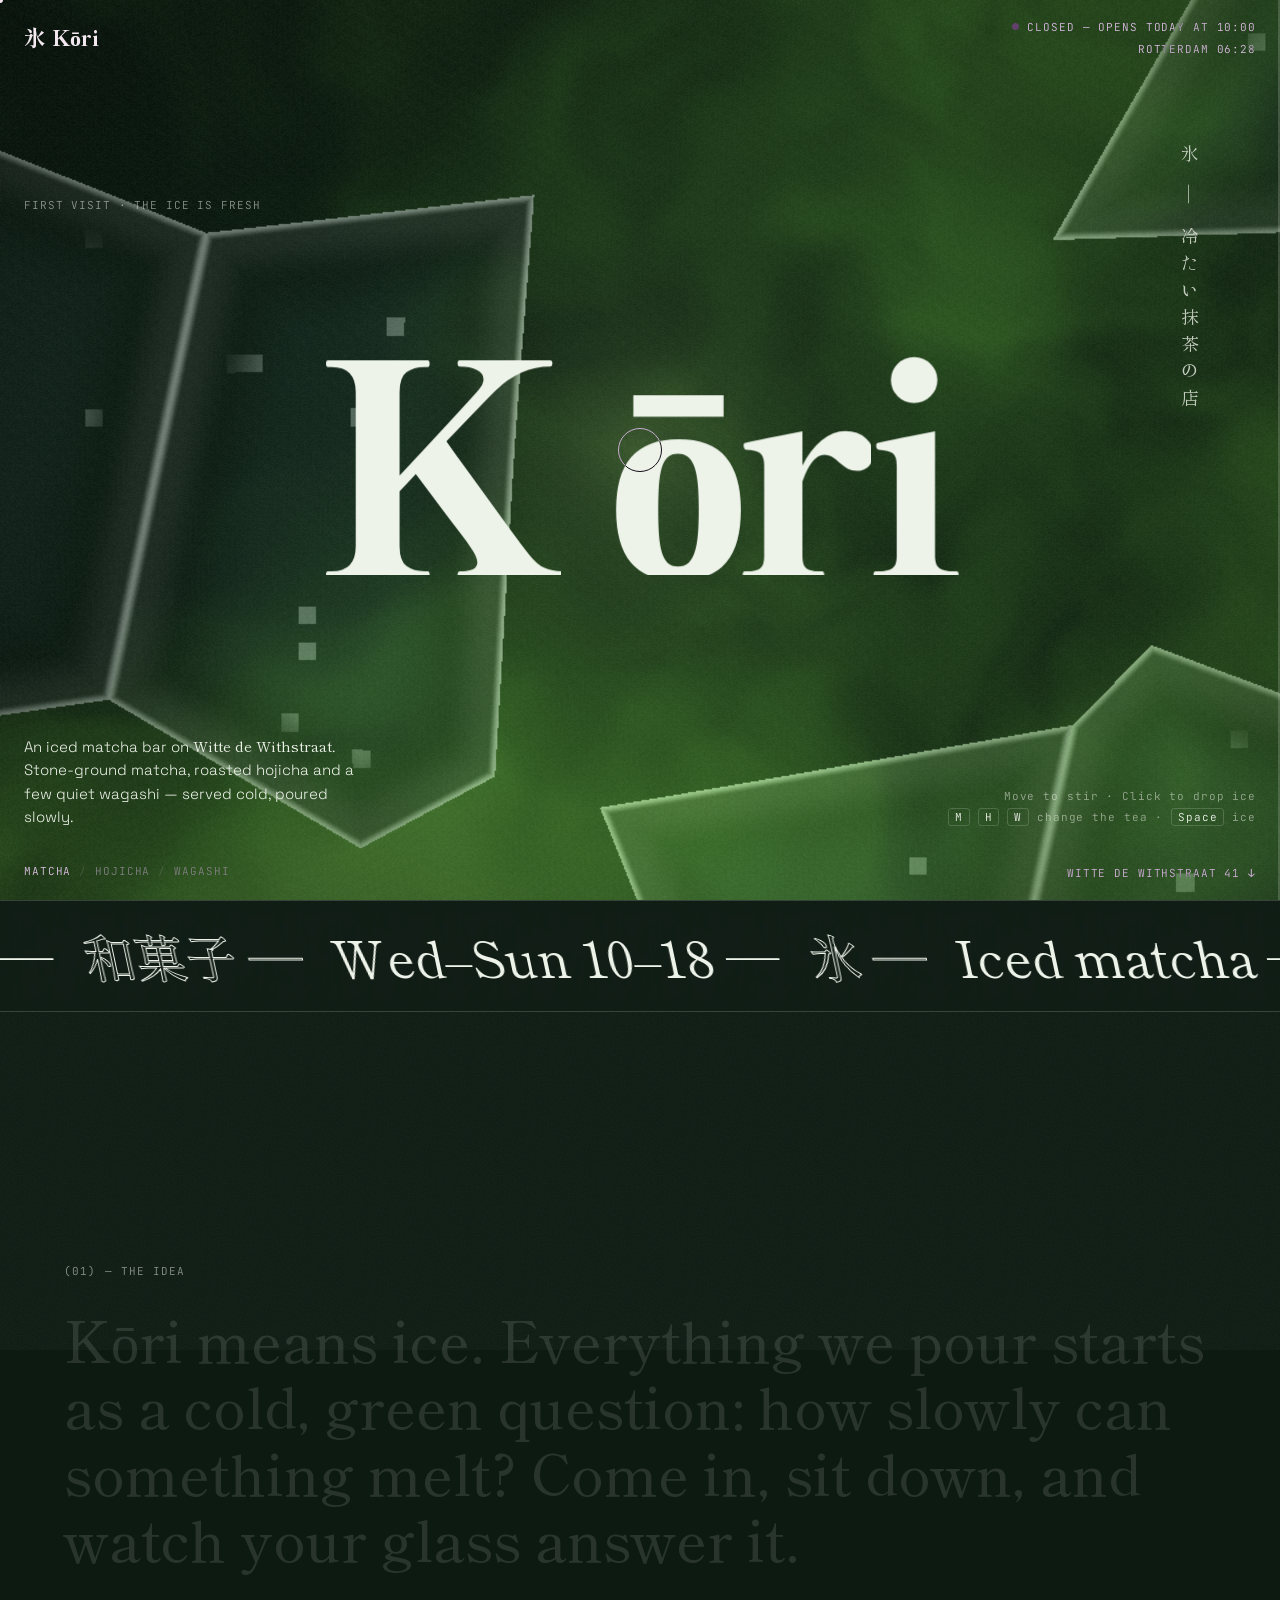
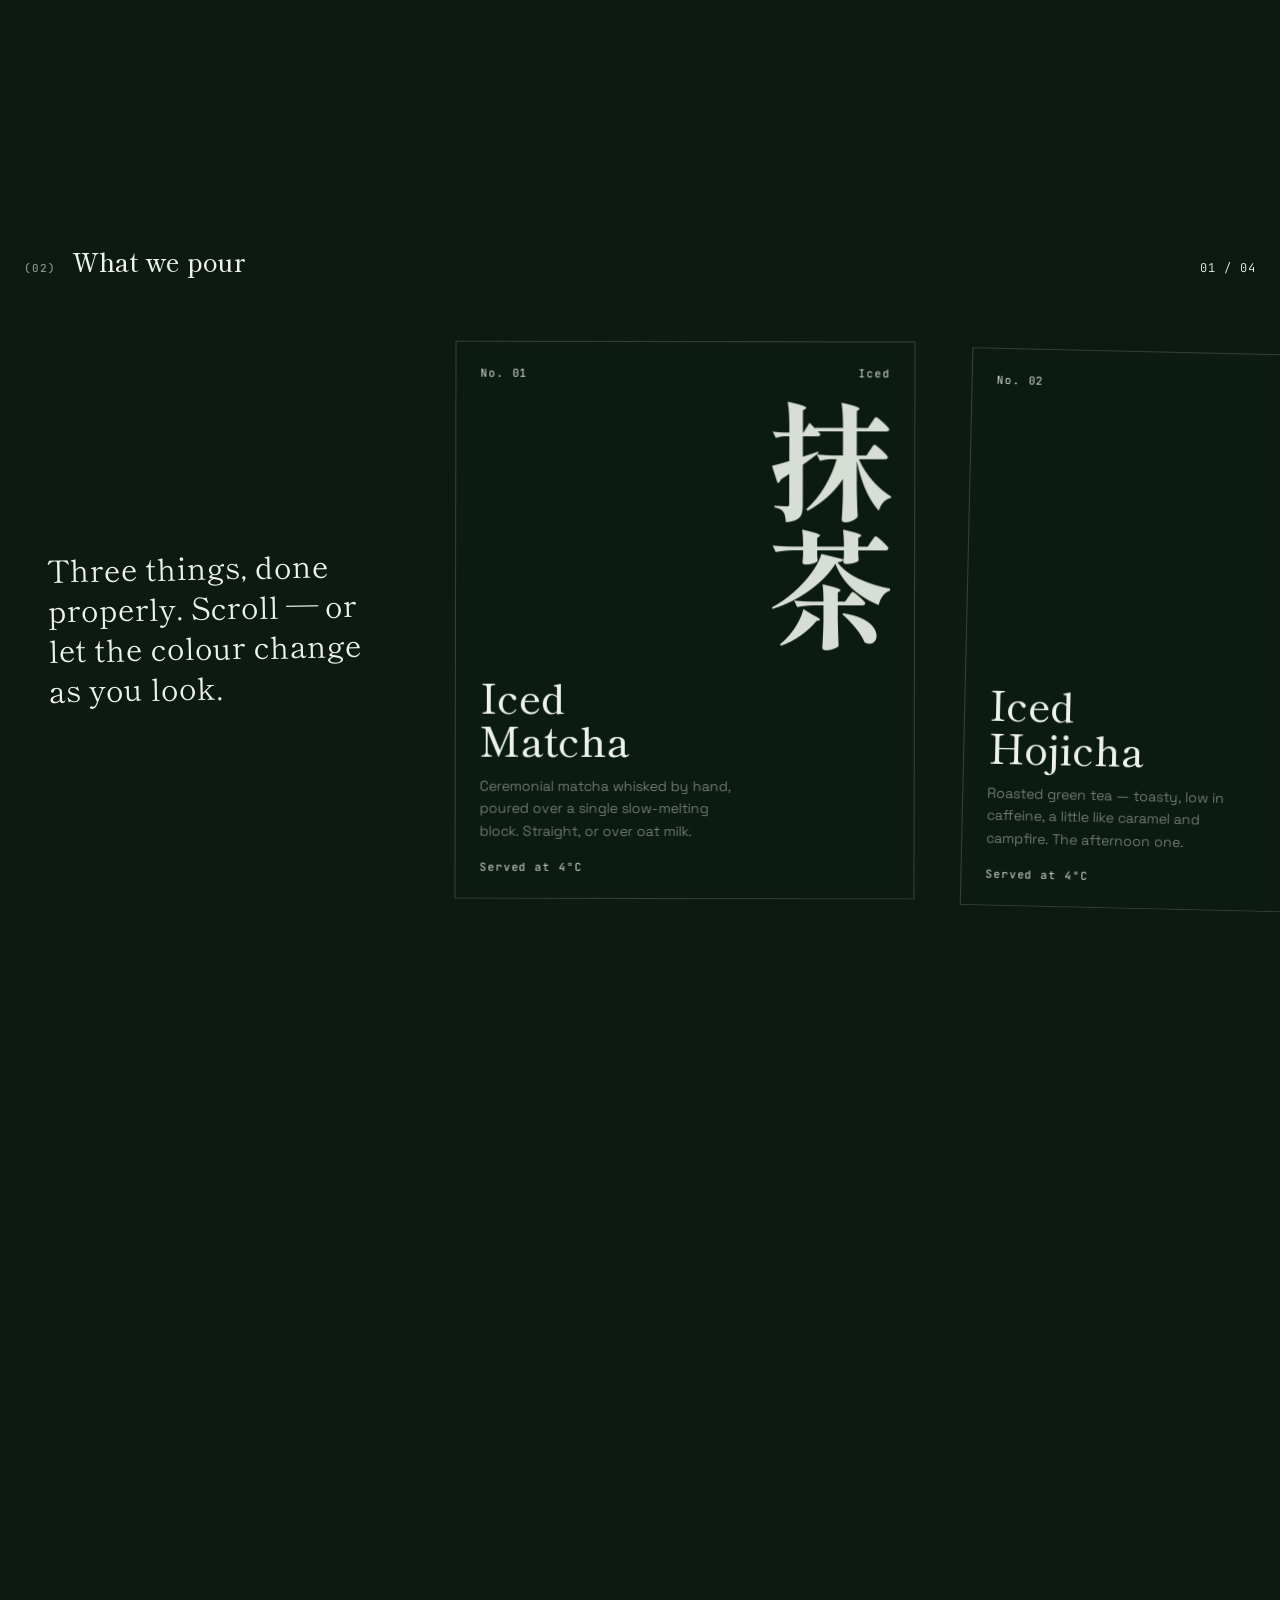
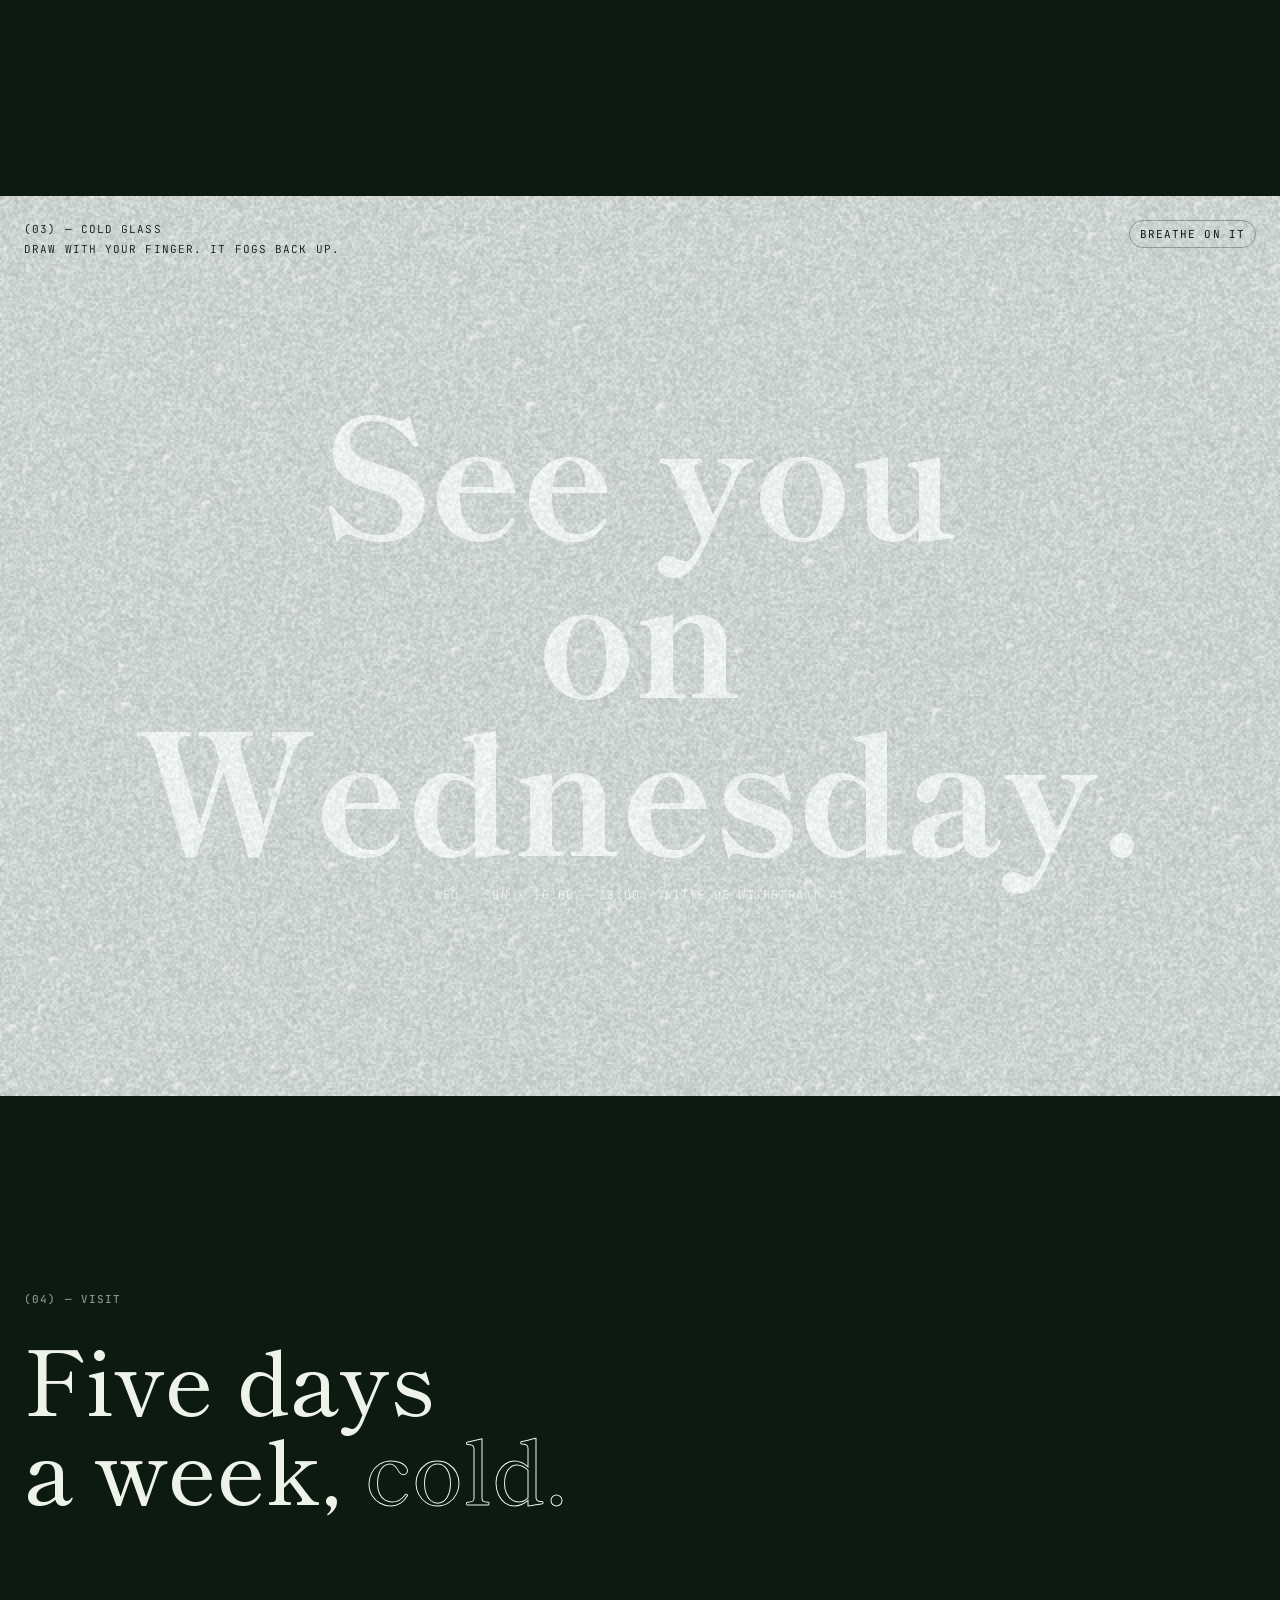
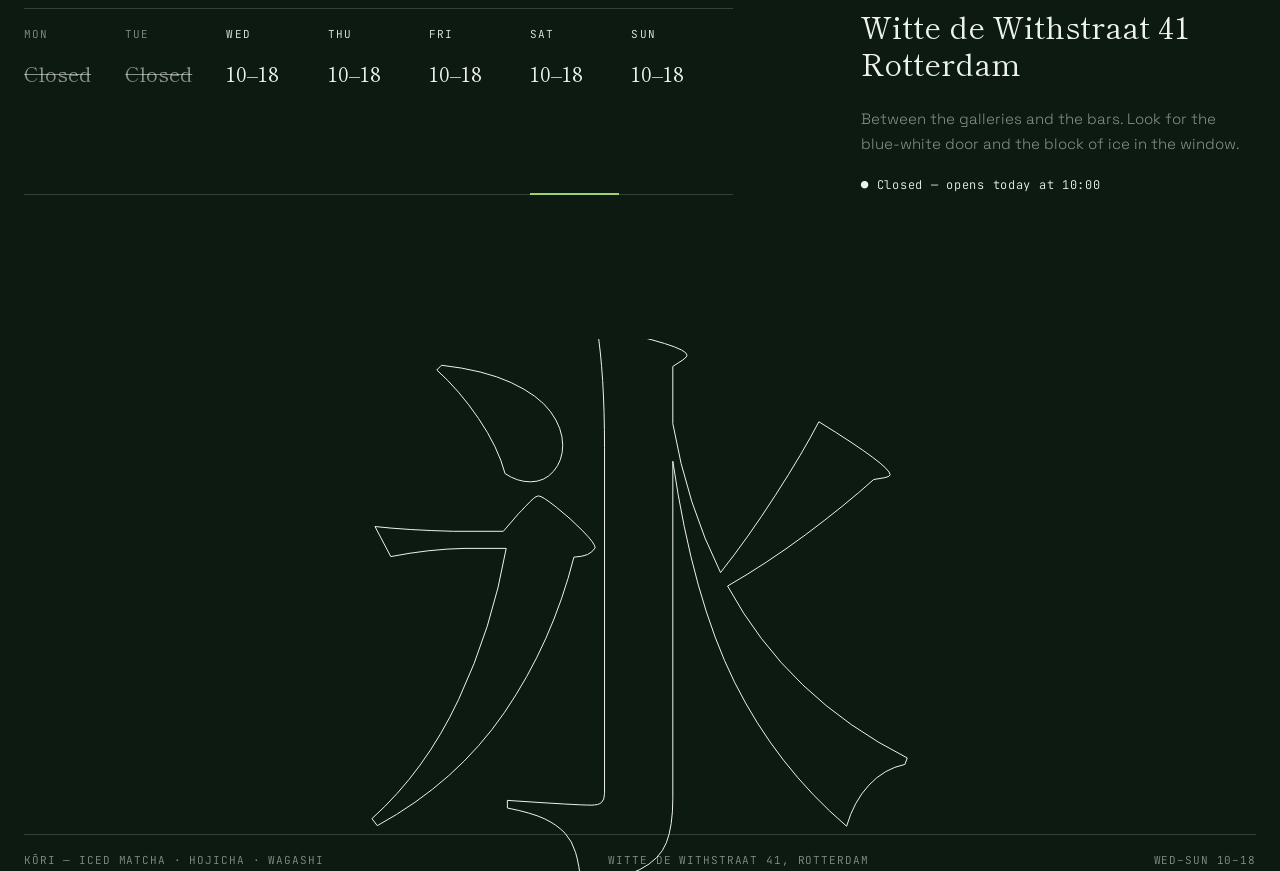
<file: lab/kori-without.html>
<!doctype html>
<html lang="en">
<head>
<meta charset="utf-8">
<meta name="viewport" content="width=device-width, initial-scale=1">
<title>Kōri — 氷 — Iced matcha bar, Rotterdam</title>
<meta name="description" content="Kōri is an iced matcha, hojicha and wagashi bar on Witte de Withstraat 41, Rotterdam. Open Wednesday to Sunday, 10:00–18:00.">
<link rel="preconnect" href="https://fonts.googleapis.com">
<link rel="preconnect" href="https://fonts.gstatic.com" crossorigin>
<link href="https://fonts.googleapis.com/css2?family=Shippori+Mincho:wght@500;800&family=Space+Grotesk:wght@300;500&family=JetBrains+Mono:wght@400&display=swap" rel="stylesheet">
<style>
:root{
  --ink:#0d1a12;
  --paper:#eef3ea;
  --frost:#f6faf7;
  --accent:#9fd36b;
  --muted:rgba(238,243,234,.55);
  --line:rgba(238,243,234,.18);
  --serif:"Shippori Mincho","Hiragino Mincho ProN","Yu Mincho",Georgia,serif;
  --sans:"Space Grotesk","Helvetica Neue",Arial,sans-serif;
  --mono:"JetBrains Mono",ui-monospace,Menlo,Consolas,monospace;
  --ease:cubic-bezier(.19,1,.22,1);
}
*{box-sizing:border-box;margin:0;padding:0}
html{scrollbar-width:none}
html::-webkit-scrollbar{display:none}
body{background:var(--ink);color:var(--paper);font-family:var(--sans);font-weight:300;overflow-x:hidden;-webkit-font-smoothing:antialiased}
body.loading{overflow:hidden}
a{color:inherit;text-decoration:none}
::selection{background:var(--accent);color:var(--ink)}

/* ---------- WebGL stage ---------- */
#gl{position:fixed;inset:0;width:100vw;height:100vh;z-index:0;display:block}
.grain{position:fixed;inset:-50%;width:200%;height:200%;z-index:1;pointer-events:none;opacity:.07;
  background-image:url("data:image/svg+xml;utf8,<svg xmlns='http://www.w3.org/2000/svg' width='160' height='160'><filter id='n'><feTurbulence type='fractalNoise' baseFrequency='.9' numOctaves='2' stitchTiles='stitch'/></filter><rect width='100%' height='100%' filter='url(%23n)'/></svg>");
  animation:grain .6s steps(4) infinite}
@keyframes grain{0%{transform:translate(0,0)}25%{transform:translate(-3%,2%)}50%{transform:translate(2%,-4%)}75%{transform:translate(-1%,3%)}100%{transform:translate(0,0)}}
main{position:relative;z-index:2}

/* ---------- Loader ---------- */
#loader{position:fixed;inset:0;z-index:100;background:var(--frost);color:var(--ink);display:grid;place-items:center;
  transition:clip-path 1.4s var(--ease);clip-path:inset(0 0 0 0)}
#loader.out{clip-path:inset(0 0 100% 0)}
#loader .k{font-family:var(--serif);font-weight:800;font-size:min(42vw,340px);line-height:1;position:relative;color:transparent;-webkit-text-stroke:1px var(--ink)}
#loader .k span{position:absolute;inset:0;color:var(--ink);-webkit-text-stroke:0;clip-path:inset(var(--fill,100%) 0 0 0)}
#loader .temp{position:absolute;bottom:32px;left:24px;font-family:var(--mono);font-size:12px;letter-spacing:.08em}
#loader .note{position:absolute;bottom:32px;right:24px;font-family:var(--mono);font-size:12px;letter-spacing:.08em;text-align:right}

/* ---------- Cursor ---------- */
.cursor{position:fixed;left:0;top:0;z-index:90;pointer-events:none;mix-blend-mode:difference}
.cursor .dot{position:absolute;width:6px;height:6px;margin:-3px;border-radius:50%;background:#fff}
.cursor .ring{position:absolute;width:44px;height:44px;margin:-22px;border:1px solid #fff;border-radius:50%;
  transition:width .5s var(--ease),height .5s var(--ease),margin .5s var(--ease),background .3s,border-radius .5s var(--ease)}
.cursor .label{position:absolute;left:30px;top:-6px;font-family:var(--mono);font-size:11px;letter-spacing:.08em;color:#fff;white-space:nowrap;opacity:0;transition:opacity .3s}
.cursor.hover .ring{width:84px;height:84px;margin:-42px;background:#fff}
.cursor.hover .label{opacity:1}
.cursor.draw .ring{width:120px;height:120px;margin:-60px;border-style:dashed}
.cursor.cube .ring{border-radius:18%}
@media (pointer:coarse){.cursor{display:none}}
@media (pointer:fine){body,a,button{cursor:none}}

/* ---------- Chrome (fixed UI) ---------- */
.hud{position:fixed;z-index:20;font-family:var(--mono);font-size:11px;letter-spacing:.08em;text-transform:uppercase;mix-blend-mode:difference;color:#fff}
.hud.tl{top:20px;left:24px}
.hud.tr{top:20px;right:24px;text-align:right}
.hud.bl{bottom:20px;left:24px}
.hud.br{bottom:20px;right:24px;text-align:right}
.hud .logo{font-family:var(--serif);font-size:22px;font-weight:800;letter-spacing:0;text-transform:none}
.hud button{all:unset;cursor:inherit;padding:2px 0;opacity:.5;transition:opacity .3s}
.hud button.on,.hud button:hover{opacity:1}
.hud button + button::before{content:"/";margin:0 8px;opacity:.4}
.status i{display:inline-block;width:7px;height:7px;border-radius:50%;background:#7bd389;margin-right:8px;vertical-align:1px;animation:pulse 1.8s infinite}
.status.closed i{background:#888;animation:none}
@keyframes pulse{50%{opacity:.25}}
.progress{position:fixed;right:0;top:0;width:2px;height:100vh;z-index:20;background:var(--line)}
.progress span{display:block;width:100%;height:0;background:var(--paper)}

/* ---------- Hero ---------- */
.hero{height:100vh;min-height:560px;position:relative;display:flex;align-items:center;justify-content:center;overflow:hidden}
.word{display:flex;font-family:var(--serif);font-weight:800;font-size:clamp(96px,23vw,360px);line-height:.85;letter-spacing:-.02em;user-select:none}
.word .ch{display:inline-block;overflow:hidden;padding:0 .01em}
.word .ch b{display:inline-block;font-weight:inherit;transform:translateY(105%);will-change:transform}
.ready .word .ch b{transition:transform 1.6s var(--ease);transform:translateY(0)}
.hero .kanji{position:absolute;right:6vw;top:16vh;font-family:var(--serif);font-size:clamp(14px,1.4vw,18px);writing-mode:vertical-rl;letter-spacing:.5em;opacity:.8}
.hero .sub{position:absolute;left:24px;bottom:72px;max-width:340px;font-size:15px;line-height:1.55;opacity:0;transform:translateY(12px);transition:1.2s var(--ease) .9s}
.ready .hero .sub{opacity:1;transform:none}
.hero .sub em{font-family:var(--serif);font-style:normal}
.hero .hint{position:absolute;right:24px;bottom:72px;font-family:var(--mono);font-size:11px;letter-spacing:.08em;text-align:right;line-height:1.9;color:var(--muted)}
.hero .hint kbd{font-family:inherit;border:1px solid var(--line);padding:1px 6px;border-radius:3px;color:var(--paper)}
.welcome{position:absolute;top:22vh;left:24px;font-family:var(--mono);font-size:11px;letter-spacing:.08em;text-transform:uppercase;color:var(--muted)}

/* ---------- Marquee ---------- */
.marquee{border-top:1px solid var(--line);border-bottom:1px solid var(--line);overflow:hidden;white-space:nowrap;padding:18px 0;background:rgba(13,26,18,.25);backdrop-filter:blur(6px);-webkit-backdrop-filter:blur(6px)}
.marquee .row{display:inline-flex;will-change:transform}
.marquee span{font-family:var(--serif);font-size:clamp(28px,4vw,56px);padding-right:.6em}
.marquee span.o{color:transparent;-webkit-text-stroke:1px var(--paper)}

/* ---------- Statement ---------- */
.statement{padding:28vh 24px 22vh;max-width:1200px;margin:0 auto}
.statement .lbl,.lbl{font-family:var(--mono);font-size:11px;letter-spacing:.1em;text-transform:uppercase;color:var(--muted);margin-bottom:28px;display:block}
.statement p{font-family:var(--serif);font-size:clamp(28px,4.4vw,64px);line-height:1.18;font-weight:500}
.statement p .w{display:inline-block;opacity:.12;transition:opacity .6s}
.statement p .w.lit{opacity:1}

/* ---------- Horizontal menu ---------- */
.menu{position:relative}
.menu .pin{position:sticky;top:0;height:100vh;overflow:hidden;display:flex;flex-direction:column;justify-content:center}
.menu .head{position:absolute;top:72px;left:24px;right:24px;display:flex;justify-content:space-between;align-items:baseline}
.menu .head h2{font-family:var(--serif);font-weight:500;font-size:clamp(20px,2vw,28px)}
.menu .count{font-family:var(--mono);font-size:12px;letter-spacing:.08em}
.track{display:flex;gap:4vw;padding:0 24px 0 24px;will-change:transform}
.card{flex:0 0 auto;width:min(78vw,460px);height:min(62vh,560px);position:relative;border:1px solid var(--line);
  display:flex;flex-direction:column;justify-content:space-between;padding:24px;background:rgba(13,26,18,.18);
  backdrop-filter:blur(14px) saturate(1.2);-webkit-backdrop-filter:blur(14px) saturate(1.2);
  transition:border-color .5s,background .5s,transform .8s var(--ease)}
.card:hover{border-color:var(--paper);background:rgba(238,243,234,.06)}
.card .n{font-family:var(--mono);font-size:11px;letter-spacing:.08em;display:flex;justify-content:space-between}
.card .jp{font-family:var(--serif);font-size:clamp(72px,10vw,140px);line-height:1;font-weight:800;writing-mode:vertical-rl;position:absolute;right:20px;top:56px;opacity:.9;transition:transform 1s var(--ease)}
.card:hover .jp{transform:translateY(-12px)}
.card h3{font-family:var(--serif);font-weight:500;font-size:clamp(30px,3.2vw,44px);line-height:1.05;margin-bottom:14px}
.card p{font-size:14px;line-height:1.6;max-width:30ch;color:var(--muted)}
.card .temp{font-family:var(--mono);font-size:11px;margin-top:18px;letter-spacing:.08em}
.card.intro{border:none;background:none;backdrop-filter:none;-webkit-backdrop-filter:none;justify-content:center;width:min(70vw,380px)}
.card.intro p{font-family:var(--serif);font-size:clamp(22px,2.4vw,32px);color:var(--paper);line-height:1.3;max-width:none}

/* ---------- Frost glass ---------- */
.glass{position:relative;height:100vh;min-height:560px;overflow:hidden}
.glass .under{position:absolute;inset:0;display:flex;flex-direction:column;align-items:center;justify-content:center;text-align:center;padding:24px}
.glass .under .big{font-family:var(--serif);font-weight:800;font-size:clamp(64px,13vw,200px);line-height:.95}
.glass .under .small{font-family:var(--mono);font-size:12px;letter-spacing:.1em;text-transform:uppercase;margin-top:24px;color:var(--paper)}
#frost{position:absolute;inset:0;width:100%;height:100%;touch-action:pan-y}
.glass .cap{position:absolute;left:24px;top:24px;font-family:var(--mono);font-size:11px;letter-spacing:.1em;text-transform:uppercase;color:var(--ink);pointer-events:none;line-height:1.8}
.glass .reset{position:absolute;right:24px;top:24px;font-family:var(--mono);font-size:11px;letter-spacing:.1em;text-transform:uppercase;color:var(--ink);background:none;border:1px solid rgba(13,26,18,.3);padding:6px 10px;border-radius:30px}
.glass .reset:hover{background:var(--ink);color:var(--frost)}

/* ---------- Visit ---------- */
.visit{padding:22vh 24px 16vh;display:grid;grid-template-columns:repeat(12,1fr);gap:24px;max-width:1400px;margin:0 auto}
.visit .title{grid-column:1/-1;font-family:var(--serif);font-weight:500;font-size:clamp(40px,7vw,104px);line-height:1;margin-bottom:8vh}
.visit .title .o{color:transparent;-webkit-text-stroke:1px var(--paper)}
.week{grid-column:1/8;display:grid;grid-template-columns:repeat(7,1fr);border-top:1px solid var(--line)}
.day{padding:18px 0 22px;border-bottom:1px solid var(--line);position:relative}
.day .d{font-family:var(--mono);font-size:11px;letter-spacing:.1em;text-transform:uppercase}
.day .h{font-family:var(--serif);font-size:clamp(16px,1.6vw,22px);margin-top:20px;line-height:1.2}
.day.off{color:var(--muted)}
.day.off .h{text-decoration:line-through;text-decoration-thickness:1px}
.day.today::after{content:"";position:absolute;left:0;right:12px;bottom:-1px;height:2px;background:var(--accent)}
.where{grid-column:9/-1;font-size:15px;line-height:1.7}
.where .addr{font-family:var(--serif);font-size:clamp(24px,2.4vw,34px);line-height:1.2;margin-bottom:24px;display:inline-block;position:relative}
.where .addr::after{content:"";position:absolute;left:0;bottom:-4px;height:1px;width:100%;background:currentColor;transform-origin:right;transform:scaleX(0);transition:transform .8s var(--ease)}
.where .addr:hover::after{transform-origin:left;transform:scaleX(1)}
.where .live{font-family:var(--mono);font-size:12px;letter-spacing:.06em;margin-top:18px;display:block}
.where .muted{color:var(--muted)}

/* ---------- Footer ---------- */
footer{position:relative;overflow:hidden;padding:0 24px 24px}
footer .giant{font-family:var(--serif);font-weight:800;font-size:clamp(160px,46vw,720px);line-height:.8;text-align:center;color:transparent;-webkit-text-stroke:1px var(--paper);user-select:none;transition:color 1.2s var(--ease)}
footer .giant:hover{color:var(--paper)}
footer .base{display:flex;justify-content:space-between;flex-wrap:wrap;gap:12px;font-family:var(--mono);font-size:11px;letter-spacing:.08em;text-transform:uppercase;color:var(--muted);border-top:1px solid var(--line);padding-top:18px;margin-top:24px}

/* ---------- reveal util ---------- */
.rv{opacity:0;transform:translateY(40px);transition:opacity 1.2s var(--ease),transform 1.2s var(--ease)}
.rv.in{opacity:1;transform:none}

@media (max-width:820px){
  .hero .hint{display:none}
  .hero .sub{bottom:64px;right:24px}
  .hud.bl{display:none}
  .week{grid-column:1/-1}
  .where{grid-column:1/-1;margin-top:8vh}
  .day .h{font-size:13px}
  .day .d{font-size:10px}
  .menu .head{top:64px}
}
@media (prefers-reduced-motion:reduce){
  .grain{animation:none}
  *{transition-duration:.01ms!important}
}
</style>
</head>
<body class="loading">

<!-- Loader: the 氷 freezes from the bottom up while the temperature drops -->
<div id="loader" aria-hidden="true">
  <div class="k">氷<span id="loadK">氷</span></div>
  <div class="temp" id="loadTemp">+21.0°C</div>
  <div class="note">Freezing the glass<br>Kōri / Rotterdam</div>
</div>

<canvas id="gl" aria-hidden="true"></canvas>
<div class="grain" aria-hidden="true"></div>

<div class="cursor" aria-hidden="true"><div class="ring"></div><div class="dot"></div><div class="label" id="cLabel"></div></div>

<div class="hud tl"><a href="#top" class="logo" data-cursor="Top">氷 Kōri</a></div>
<div class="hud tr">
  <div class="status" id="hudStatus"><i></i><span>—</span></div>
  <div style="margin-top:8px" id="hudClock">Rotterdam --:--</div>
</div>
<div class="hud bl" role="group" aria-label="Choose a tea colour">
  <button data-pal="matcha" class="on" data-cursor="[M] Matcha">Matcha</button><button data-pal="hojicha" data-cursor="[H] Hojicha">Hojicha</button><button data-pal="wagashi" data-cursor="[W] Wagashi">Wagashi</button>
</div>
<div class="hud br"><a href="#visit" data-cursor="Directions">Witte de Withstraat 41 ↓</a></div>
<div class="progress" aria-hidden="true"><span id="prog"></span></div>

<main id="top">

  <!-- HERO -->
  <section class="hero" aria-label="Kōri">
    <div class="welcome" id="welcome"></div>
    <h1 class="word" id="word" aria-label="Kōri">
      <span class="ch"><b>K</b></span><span class="ch"><b>ō</b></span><span class="ch"><b>r</b></span><span class="ch"><b>i</b></span>
    </h1>
    <div class="kanji">氷 — 冷たい抹茶の店</div>
    <p class="sub">An iced matcha bar on <em>Witte de Withstraat</em>. Stone‑ground matcha, roasted hojicha and a few quiet wagashi — served cold, poured slowly.</p>
    <div class="hint">Move to stir · Click to drop ice<br><kbd>M</kbd> <kbd>H</kbd> <kbd>W</kbd> change the tea · <kbd>Space</kbd> ice</div>
  </section>

  <!-- MARQUEE -->
  <div class="marquee" aria-hidden="true"><div class="row" id="mq"></div></div>

  <!-- STATEMENT -->
  <section class="statement">
    <span class="lbl">(01) — The idea</span>
    <p id="statement">Kōri means ice. Everything we pour starts as a cold, green question: how slowly can something melt? Come in, sit down, and watch your glass answer it.</p>
  </section>

  <!-- MENU (horizontal) -->
  <section class="menu" id="menu" aria-label="Menu">
    <div class="pin">
      <div class="head"><h2><span class="lbl" style="display:inline;margin:0 16px 0 0">(02)</span>What we pour</h2><span class="count" id="mCount">01 / 04</span></div>
      <div class="track" id="track">
        <article class="card intro">
          <p>Three things, done properly. Scroll — or let the colour change as you look.</p>
        </article>
        <article class="card" data-pal="matcha" data-cursor="Matcha">
          <div class="n"><span>No. 01</span><span>Iced</span></div>
          <div class="jp" aria-hidden="true">抹茶</div>
          <div>
            <h3>Iced<br>Matcha</h3>
            <p>Ceremonial matcha whisked by hand, poured over a single slow‑melting block. Straight, or over oat milk.</p>
            <div class="temp">Served at 4°C</div>
          </div>
        </article>
        <article class="card" data-pal="hojicha" data-cursor="Hojicha">
          <div class="n"><span>No. 02</span><span>Iced</span></div>
          <div class="jp" aria-hidden="true">焙茶</div>
          <div>
            <h3>Iced<br>Hojicha</h3>
            <p>Roasted green tea — toasty, low in caffeine, a little like caramel and campfire. The afternoon one.</p>
            <div class="temp">Served at 4°C</div>
          </div>
        </article>
        <article class="card" data-pal="wagashi" data-cursor="Wagashi">
          <div class="n"><span>No. 03</span><span>Seasonal</span></div>
          <div class="jp" aria-hidden="true">和菓子</div>
          <div>
            <h3>A few<br>Wagashi</h3>
            <p>Small Japanese sweets that change with the season. Made to sit next to bitter tea. When they're gone, they're gone.</p>
            <div class="temp">Room temperature, on purpose</div>
          </div>
        </article>
      </div>
    </div>
  </section>

  <!-- FROST GLASS -->
  <section class="glass" id="glass" aria-label="Draw on the frosted glass">
    <div class="under">
      <div class="big">See you<br>on Wednesday.</div>
      <div class="small">Wed – Sun · 10:00 – 18:00 · Witte de Withstraat 41</div>
    </div>
    <canvas id="frost" data-cursor="Draw on the glass"></canvas>
    <div class="cap" id="frostCap">(03) — Cold glass<br>Draw with your finger. It fogs back up.</div>
    <button class="reset" id="frostReset" data-cursor="Breathe">Breathe on it</button>
  </section>

  <!-- VISIT -->
  <section class="visit" id="visit" aria-label="Visit">
    <h2 class="title rv"><span class="lbl">(04) — Visit</span>Five days<br>a week, <span class="o">cold.</span></h2>
    <div class="week rv" id="week" role="list" aria-label="Opening hours"></div>
    <div class="where rv">
      <a class="addr" href="https://www.google.com/maps/search/?api=1&query=Witte+de+Withstraat+41+Rotterdam" target="_blank" rel="noopener" data-cursor="Open map ↗">Witte de Withstraat 41<br>Rotterdam</a>
      <p class="muted">Between the galleries and the bars. Look for the blue‑white door and the block of ice in the window.</p>
      <span class="live" id="live">—</span>
    </div>
  </section>

  <footer>
    <div class="giant" aria-hidden="true">氷</div>
    <div class="base">
      <span>Kōri — Iced matcha · hojicha · wagashi</span>
      <span>Witte de Withstraat 41, Rotterdam</span>
      <span>Wed–Sun 10–18</span>
    </div>
  </footer>
</main>

<!-- ================= Shaders ================= -->
<script id="vs" type="x-shader/x-vertex">
attribute vec2 p;
void main(){ gl_Position = vec4(p,0.,1.); }
</script>
<script id="fs" type="x-shader/x-fragment">
precision highp float;
uniform vec2  uRes;
uniform float uTime;
uniform vec2  uMouse;
uniform vec2  uVel;
uniform float uScroll;
uniform vec3  uA;   // deep
uniform vec3  uB;   // body
uniform vec3  uC;   // highlight / foam
uniform vec4  uRip[6]; // xy pos, z start time, w strength

float h1(vec2 p){ return fract(sin(dot(p,vec2(127.1,311.7)))*43758.5453); }
vec2  h2(vec2 p){ return fract(sin(vec2(dot(p,vec2(127.1,311.7)),dot(p,vec2(269.5,183.3))))*43758.5453); }
float noise(vec2 p){
  vec2 i=floor(p), f=fract(p); vec2 u=f*f*(3.-2.*f);
  return mix(mix(h1(i),h1(i+vec2(1,0)),u.x), mix(h1(i+vec2(0,1)),h1(i+vec2(1,1)),u.x), u.y);
}
float fbm(vec2 p){
  float v=0., a=.5; mat2 r=mat2(.8,.6,-.6,.8);
  for(int i=0;i<5;i++){ v+=a*noise(p); p=r*p*2.02; a*=.5; }
  return v;
}
// iq-style voronoi: x = distance to edge, yz = vector to cell centre, w = cell id hash
vec4 voro(vec2 x){
  vec2 n=floor(x), f=fract(x), mg=vec2(0), mr=vec2(0); float md=8.;
  for(int j=-1;j<=1;j++) for(int i=-1;i<=1;i++){
    vec2 g=vec2(float(i),float(j)); vec2 o=h2(n+g);
    o=.5+.38*sin(uTime*.25+6.2831*o);
    vec2 r=g+o-f; float d=dot(r,r);
    if(d<md){ md=d; mr=r; mg=g; }
  }
  md=8.;
  for(int j=-2;j<=2;j++) for(int i=-2;i<=2;i++){
    vec2 g=mg+vec2(float(i),float(j)); vec2 o=h2(n+g);
    o=.5+.38*sin(uTime*.25+6.2831*o);
    vec2 r=g+o-f;
    if(dot(mr-r,mr-r)>.00001) md=min(md, dot(.5*(mr+r), normalize(r-mr)));
  }
  return vec4(md, mr, h1(n+mg));
}

void main(){
  vec2 uv = gl_FragCoord.xy/uRes;
  vec2 p  = (gl_FragCoord.xy-.5*uRes)/uRes.y;
  vec2 m  = (uMouse-.5*uRes)/uRes.y;

  // dropped-ice ripples
  for(int i=0;i<6;i++){
    vec4 r=uRip[i];
    float t=uTime-r.z;
    if(t>0. && t<6.){
      vec2 rp=(r.xy-.5*uRes)/uRes.y;
      vec2 dv=p-rp; float d=length(dv);
      float w=sin(d*38.-t*7.)*exp(-t*.9)*exp(-d*2.5)*r.w;
      p+=normalize(dv+1e-5)*w*.025;
    }
  }
  // cursor stirs the tea
  float md=length(p-m);
  p -= uVel*exp(-md*7.)*.6;
  p += (p-m)*-.06*exp(-md*5.);

  // floating ice blocks
  vec2 q = p*1.8 + vec2(0., uTime*.02 + uScroll*.9);
  vec4 v = voro(q);
  float isIce = step(.55, v.w);
  float edge  = v.x;
  vec2 refr   = v.yz*isIce*.22;

  // liquid body — domain-warped fbm
  float t = uTime*.04;
  vec2 lp = p*1.25 + refr + vec2(0., uScroll*.35);
  vec2 w1 = vec2(fbm(lp+vec2(0.,t)), fbm(lp+vec2(5.2,1.3-t)));
  float f = fbm(lp + 1.6*w1 + vec2(t*.6,-t));
  vec3 col = mix(uA, uB, smoothstep(.2,.85,f));
  col = mix(col, uC, pow(smoothstep(.55,1.,f+.15*w1.x),3.)*.55);

  // inside an ice block: brighter, cooler, a touch milky
  col = mix(col, col*1.25 + vec3(.05,.07,.08), isIce*.55*smoothstep(.0,.25,edge));
  // crisp edges + inner bevel
  float rim = 1.-smoothstep(0.,.018,edge);
  float bevel = (1.-smoothstep(.02,.12,edge))*isIce;
  col += rim*isIce*.35 + bevel*.08;
  // tiny trapped bubbles
  float b = step(.985, h1(floor(q*28.)))*isIce*smoothstep(.06,.2,edge);
  col += b*.25;

  // cursor is a little lamp over the bar
  col += pow(max(0.,1.-md*1.3),6.)*.18*uC;

  // vignette + grain
  col *= .55 + .45*smoothstep(1.25,.25,length(uv-.5)*1.3);
  col += (h1(gl_FragCoord.xy+fract(uTime))-.5)*.035;
  gl_FragColor = vec4(col,1.);
}
</script>

<script>
(function(){
"use strict";
const $ = s => document.querySelector(s);
const $$ = s => Array.from(document.querySelectorAll(s));
const reduce = matchMedia('(prefers-reduced-motion: reduce)').matches;
const store = {
  get(k){ try{ return localStorage.getItem(k); }catch(e){ return null; } },
  set(k,v){ try{ localStorage.setItem(k,v); }catch(e){} },
  del(k){ try{ localStorage.removeItem(k); }catch(e){} }
};

/* ---------------- Palettes ---------------- */
const PAL = {
  matcha : { a:[.03,.09,.05], b:[.25,.48,.16], c:[.80,.93,.55], accent:'#9fd36b' },
  hojicha: { a:[.08,.04,.02], b:[.42,.22,.10], c:[.93,.74,.52], accent:'#e0a46a' },
  wagashi: { a:[.10,.05,.08], b:[.62,.36,.44], c:[.98,.88,.86], accent:'#f2b8c6' }
};
let cur = { a:[...PAL.matcha.a], b:[...PAL.matcha.b], c:[...PAL.matcha.c] };
let target = PAL.matcha, palName = 'matcha';
function setPal(name){
  if(!PAL[name]) return;
  target = PAL[name]; palName = name;
  document.documentElement.style.setProperty('--accent', PAL[name].accent);
  $$('.hud.bl button').forEach(b => b.classList.toggle('on', b.dataset.pal === name));
  store.set('kori-pal', name);
}

/* ---------------- WebGL ---------------- */
const cv = $('#gl');
const gl = cv.getContext('webgl', {antialias:false, alpha:false, powerPreference:'high-performance'});
let U = {}, ripples = [], ripIdx = 0;
for(let i=0;i<6;i++) ripples.push([0,0,-99,0]);
const mouse = {x:innerWidth/2, y:innerHeight/2, sx:innerWidth/2, sy:innerHeight/2, vx:0, vy:0};
let dpr = Math.min(devicePixelRatio||1, 1.5) * 0.75; // render a bit under-res: it's liquid, nobody sees the pixels

function compile(type, src){
  const s = gl.createShader(type); gl.shaderSource(s, src); gl.compileShader(s);
  if(!gl.getShaderParameter(s, gl.COMPILE_STATUS)){ console.warn(gl.getShaderInfoLog(s)); return null; }
  return s;
}
function initGL(){
  if(!gl){ cv.style.background = 'radial-gradient(circle at 50% 40%, #3f7a29, #0d1a12 70%)'; return false; }
  const vs = compile(gl.VERTEX_SHADER, $('#vs').textContent);
  const fs = compile(gl.FRAGMENT_SHADER, $('#fs').textContent);
  if(!vs || !fs) return false;
  const pr = gl.createProgram(); gl.attachShader(pr, vs); gl.attachShader(pr, fs); gl.linkProgram(pr);
  if(!gl.getProgramParameter(pr, gl.LINK_STATUS)){ console.warn(gl.getProgramInfoLog(pr)); return false; }
  gl.useProgram(pr);
  const buf = gl.createBuffer(); gl.bindBuffer(gl.ARRAY_BUFFER, buf);
  gl.bufferData(gl.ARRAY_BUFFER, new Float32Array([-1,-1, 3,-1, -1,3]), gl.STATIC_DRAW);
  const loc = gl.getAttribLocation(pr, 'p'); gl.enableVertexAttribArray(loc); gl.vertexAttribPointer(loc, 2, gl.FLOAT, false, 0, 0);
  ['uRes','uTime','uMouse','uVel','uScroll','uA','uB','uC','uRip'].forEach(n => U[n] = gl.getUniformLocation(pr, n));
  return true;
}
const glOK = initGL();
function resize(){
  cv.width = Math.round(innerWidth * dpr); cv.height = Math.round(innerHeight * dpr);
  if(gl) gl.viewport(0,0,cv.width,cv.height);
  sizeMenu(); sizeFrost();
}
function drop(x, y, s){
  ripples[ripIdx] = [x*dpr, (innerHeight - y)*dpr, now, s||1];
  ripIdx = (ripIdx+1) % 6;
}

/* ---------------- Cursor ---------------- */
const cur$ = $('.cursor'), ring = $('.cursor .ring'), dot = $('.cursor .dot'), lab = $('#cLabel');
let rx = mouse.x, ry = mouse.y;
addEventListener('pointermove', e => {
  mouse.x = e.clientX; mouse.y = e.clientY;
  dot.style.transform = `translate(${e.clientX}px,${e.clientY}px)`;
}, {passive:true});
document.addEventListener('pointerover', e => {
  const t = e.target.closest('[data-cursor]');
  if(!t){ cur$.classList.remove('hover','draw'); lab.textContent=''; return; }
  lab.textContent = t.dataset.cursor;
  if(t.id === 'frost'){ cur$.classList.add('draw'); cur$.classList.remove('hover'); }
  else { cur$.classList.add('hover'); cur$.classList.remove('draw'); }
});

/* ---------------- Hero letters push away from cursor ---------------- */
const letters = $$('#word .ch');
function heroLetters(){
  const heroOn = scrollY < innerHeight;
  if(!heroOn) return;
  letters.forEach((el,i) => {
    const r = el.getBoundingClientRect();
    const cx = r.left + r.width/2, cy = r.top + r.height/2;
    const dx = cx - mouse.sx, dy = cy - mouse.sy, d = Math.hypot(dx,dy) || 1;
    const f = Math.max(0, 1 - d/420);
    const k = f*f*38;
    el.style.transform = `translate(${dx/d*k}px,${dy/d*k + scrollY*(.12+i*.05)}px) skewX(${(-mouse.vx)*.4*f}deg)`;
  });
}

/* ---------------- Marquee ---------------- */
const mq = $('#mq');
const words = ['Iced matcha','抹茶','Iced hojicha','ほうじ茶','Wagashi','和菓子','Wed–Sun 10–18','氷'];
let html = '';
for(let r=0;r<2;r++) words.forEach((w,i) => html += `<span class="${i%2?'o':''}">${w} —</span>`);
mq.innerHTML = html;
let mqX = 0, lastScroll = scrollY, scrollVel = 0;

/* ---------------- Statement word-by-word lighting ---------------- */
const st = $('#statement');
st.innerHTML = st.textContent.split(' ').map(w => `<span class="w">${w}</span>`).join(' ');
const stWords = $$('#statement .w');
function lightStatement(){
  const r = st.getBoundingClientRect();
  const p = Math.min(1, Math.max(0, (innerHeight*.85 - r.top) / (r.height + innerHeight*.35)));
  const n = Math.floor(p * stWords.length * 1.05);
  stWords.forEach((w,i) => w.classList.toggle('lit', i < n));
}

/* ---------------- Horizontal menu ---------------- */
const menu = $('#menu'), track = $('#track'), cards = $$('.card'), mCount = $('#mCount');
let menuDist = 0;
function sizeMenu(){
  menuDist = Math.max(0, track.scrollWidth - innerWidth + 48);
  menu.style.height = (innerHeight + menuDist) + 'px';
}
let menuPal = null;
function menuScroll(){
  const r = menu.getBoundingClientRect();
  const p = Math.min(1, Math.max(0, -r.top / (menuDist || 1)));
  track.style.transform = `translate3d(${-p*menuDist}px,0,0)`;
  const idx = Math.min(cards.length-1, Math.round(p*(cards.length-1)));
  mCount.textContent = String(idx+1).padStart(2,'0') + ' / ' + String(cards.length).padStart(2,'0');
  // tea colour follows the card nearest the centre while in this section
  if(r.top <= 0 && r.bottom >= innerHeight){
    let best=null, bd=1e9;
    cards.forEach(c => { if(!c.dataset.pal) return; const cr=c.getBoundingClientRect(); const d=Math.abs(cr.left+cr.width/2-innerWidth/2); if(d<bd){bd=d;best=c;} });
    if(best && bd < innerWidth*.35 && best.dataset.pal !== menuPal){ menuPal = best.dataset.pal; setPal(menuPal); }
  }
  // gentle tilt per card
  cards.forEach(c => { const cr=c.getBoundingClientRect(); const o=(cr.left+cr.width/2-innerWidth/2)/innerWidth; c.style.transform=`translateY(${o*o*60}px) rotate(${o*3}deg)`; });
}
cards.forEach(c => c.addEventListener('pointerenter', () => { if(c.dataset.pal) setPal(c.dataset.pal); }));

/* ---------------- Frosted glass (2D canvas) ---------------- */
const fc = $('#frost'), fx = fc.getContext('2d');
let fW=0, fH=0, fScale = 1, frostNoise = null, drawing = false, last = null, refog = 0, drew = false;
function makeNoise(w,h){
  const c = document.createElement('canvas'); c.width=w; c.height=h;
  const x = c.getContext('2d'); const id = x.createImageData(w,h);
  for(let i=0;i<id.data.length;i+=4){
    const n = 225 + Math.random()*30;
    id.data[i]=n-6; id.data[i+1]=n; id.data[i+2]=n-2; id.data[i+3]=200+Math.random()*40;
  }
  x.putImageData(id,0,0);
  // droplets
  for(let i=0;i<w*h/900;i++){
    const r=Math.random()*2.2+.4, px=Math.random()*w, py=Math.random()*h;
    x.fillStyle='rgba(255,255,255,.55)'; x.beginPath(); x.arc(px,py,r,0,7); x.fill();
    x.fillStyle='rgba(120,140,125,.25)'; x.beginPath(); x.arc(px+r*.3,py+r*.4,r*.7,0,7); x.fill();
  }
  return c;
}
function fullFog(){ fx.globalCompositeOperation='source-over'; fx.globalAlpha=1; fx.clearRect(0,0,fW,fH); fx.drawImage(frostNoise,0,0,fW,fH); }
function sizeFrost(){
  const r = fc.getBoundingClientRect();
  fScale = Math.min(devicePixelRatio||1, 2) * .5;
  const w = Math.max(1, Math.round(r.width*fScale)), h = Math.max(1, Math.round(r.height*fScale));
  if(w === fW && h === fH) return;
  fW = fc.width = w; fH = fc.height = h;
  frostNoise = makeNoise(w,h);
  fullFog();
  loadGhost();
}
function wipe(x,y){
  const r = 34*fScale*2;
  fx.globalCompositeOperation = 'destination-out';
  fx.globalAlpha = 1;
  const pts = last ? Math.ceil(Math.hypot(x-last.x,y-last.y)/(r*.25)) : 1;
  for(let i=0;i<pts;i++){
    const t = pts===1?1:i/(pts-1);
    const px = last ? last.x+(x-last.x)*t : x, py = last ? last.y+(y-last.y)*t : y;
    const g = fx.createRadialGradient(px,py,0,px,py,r);
    g.addColorStop(0,'rgba(0,0,0,.9)'); g.addColorStop(.6,'rgba(0,0,0,.6)'); g.addColorStop(1,'rgba(0,0,0,0)');
    fx.fillStyle = g; fx.beginPath(); fx.arc(px,py,r,0,7); fx.fill();
  }
  // occasional drip running down from the stroke
  if(Math.random() < .04){ drips.push({x, y, v:.2+Math.random()*.5, life:60+Math.random()*120}); }
  last = {x,y}; drew = true;
}
const drips = [];
function fpos(e){ const r = fc.getBoundingClientRect(); return {x:(e.clientX-r.left)*fScale, y:(e.clientY-r.top)*fScale}; }
fc.addEventListener('pointerdown', e => { drawing = true; last = null; const p=fpos(e); wipe(p.x,p.y); try{fc.setPointerCapture(e.pointerId);}catch(_){} });
fc.addEventListener('pointermove', e => {
  const p = fpos(e);
  // mouse users wipe just by moving over the glass; touch users need to press (so scrolling still works)
  if(drawing || e.pointerType === 'mouse'){ wipe(p.x,p.y); } else last = null;
});
fc.addEventListener('pointerleave', () => { last = null; });
addEventListener('pointerup', () => { if(drawing || drew) saveGhost(); drawing = false; last = null; });
$('#frostReset').addEventListener('click', () => { fullFog(); store.del('kori-mark'); $('#frostCap').innerHTML = '(03) — Cold glass<br>Draw with your finger. It fogs back up.'; });
let saveT = 0;
function saveGhost(){
  clearTimeout(saveT);
  saveT = setTimeout(() => {
    try{
      // store a small greyscale version of what you cleared so the glass "remembers" you next time
      const s = document.createElement('canvas'); s.width = 240; s.height = Math.round(240*fH/fW);
      const x = s.getContext('2d'); x.drawImage(fc,0,0,s.width,s.height);
      store.set('kori-mark', s.toDataURL('image/png'));
    }catch(e){}
  }, 400);
}
function loadGhost(){
  const d = store.get('kori-mark'); if(!d) return;
  const img = new Image();
  img.onload = () => {
    // paint the previous visit's clearing back in, softened, as a faint trace
    const t = document.createElement('canvas'); t.width=fW; t.height=fH;
    const tx = t.getContext('2d'); tx.drawImage(img,0,0,fW,fH);
    fx.globalCompositeOperation='destination-in'; fx.globalAlpha=1;
    fx.drawImage(t,0,0);
    fx.globalCompositeOperation='source-over'; fx.globalAlpha=.55;
    fx.drawImage(frostNoise,0,0,fW,fH); fx.globalAlpha=1;
    $('#frostCap').innerHTML = '(03) — Cold glass<br>Your mark from last time is still here.';
  };
  img.src = d;
}
function frostTick(){
  // re-fog very slowly, like breath on a cold window
  if(++refog % 6 === 0){
    fx.globalCompositeOperation='source-over'; fx.globalAlpha=.018;
    fx.drawImage(frostNoise,0,0,fW,fH); fx.globalAlpha=1;
  }
  if(drips.length){
    fx.globalCompositeOperation='destination-out';
    for(let i=drips.length-1;i>=0;i--){
      const d=drips[i]; d.y+=d.v; d.v*=.995; d.life--;
      fx.beginPath(); fx.arc(d.x,d.y,2.2*fScale*2,0,7); fx.fill();
      if(d.life<=0) drips.splice(i,1);
    }
    fx.globalCompositeOperation='source-over';
  }
}

/* ---------------- Opening hours (Europe/Amsterdam) ---------------- */
const DAYS = ['Mon','Tue','Wed','Thu','Fri','Sat','Sun'];
const OPEN = {Wed:1,Thu:1,Fri:1,Sat:1,Sun:1};
function nowAms(){
  try{
    const parts = new Intl.DateTimeFormat('en-GB',{timeZone:'Europe/Amsterdam',weekday:'short',hour:'2-digit',minute:'2-digit',hour12:false}).formatToParts(new Date());
    const g = t => (parts.find(p=>p.type===t)||{}).value;
    let h = parseInt(g('hour'),10); if(h===24) h=0;
    return {day:g('weekday'), h, m:parseInt(g('minute'),10)};
  }catch(e){ const d=new Date(); return {day:DAYS[(d.getDay()+6)%7], h:d.getHours(), m:d.getMinutes()}; }
}
const week = $('#week');
week.innerHTML = DAYS.map(d => `<div class="day ${OPEN[d]?'':'off'}" role="listitem" data-d="${d}"><div class="d">${d}</div><div class="h">${OPEN[d]?'10–18':'Closed'}</div></div>`).join('');
function updateHours(){
  const t = nowAms(), mins = t.h*60+t.m;
  const open = !!OPEN[t.day] && mins >= 600 && mins < 1080;
  $$('.day').forEach(el => el.classList.toggle('today', el.dataset.d === t.day));
  const hs = $('#hudStatus');
  hs.classList.toggle('closed', !open);
  let msg;
  if(open){
    const left = 1080 - mins;
    msg = left <= 60 ? `Open — last pour in ${left} min` : `Open now — until 18:00`;
  } else {
    // find next opening day
    let i = DAYS.indexOf(t.day), label = '';
    if(OPEN[t.day] && mins < 600) label = 'today at 10:00';
    else { for(let k=1;k<=7;k++){ const d = DAYS[(i+k)%7]; if(OPEN[d]){ label = (k===1?'tomorrow':d) + ' at 10:00'; break; } } }
    msg = `Closed — opens ${label}`;
  }
  hs.querySelector('span').textContent = msg;
  $('#live').textContent = '● ' + msg;
  $('#hudClock').textContent = `Rotterdam ${String(t.h).padStart(2,'0')}:${String(t.m).padStart(2,'0')}`;
}
updateHours(); setInterval(updateHours, 30000);

/* ---------------- Returning-visitor greeting ---------------- */
const visits = (parseInt(store.get('kori-visits')||'0',10) || 0) + 1;
store.set('kori-visits', String(visits));
const lastPal = store.get('kori-pal');
$('#welcome').textContent = visits === 1 ? 'First visit · the ice is fresh' : `Welcome back · visit no. ${String(visits).padStart(2,'0')}`;
if(lastPal && PAL[lastPal] && visits > 1){ setPal(lastPal); cur = {a:[...PAL[lastPal].a], b:[...PAL[lastPal].b], c:[...PAL[lastPal].c]}; }

/* ---------------- Input ---------------- */
$$('.hud.bl button').forEach(b => b.addEventListener('click', () => setPal(b.dataset.pal)));
addEventListener('keydown', e => {
  if(e.metaKey || e.ctrlKey || e.altKey) return;
  const k = e.key.toLowerCase();
  if(k==='m') setPal('matcha');
  if(k==='h') setPal('hojicha');
  if(k==='w') setPal('wagashi');
  if(k===' ' && scrollY < innerHeight*.8){ e.preventDefault(); drop(innerWidth*(.2+Math.random()*.6), innerHeight*(.2+Math.random()*.6), 1.4); }
});
addEventListener('pointerdown', e => {
  if(e.target.closest('a,button,#frost')) return;
  drop(e.clientX, e.clientY, 1);
  cur$.classList.add('cube'); setTimeout(()=>cur$.classList.remove('cube'), 300);
});

/* ---------------- Reveal on view ---------------- */
const io = new IntersectionObserver(es => es.forEach(en => { if(en.isIntersecting){ en.target.classList.add('in'); io.unobserve(en.target); } }), {threshold:.2});
$$('.rv').forEach(el => io.observe(el));

/* ---------------- Loop ---------------- */
let now = 0; const t0 = performance.now();
function lerp(a,b,t){ return a+(b-a)*t; }
function frame(){
  now = (performance.now()-t0)/1000;

  // smoothed mouse + velocity
  const pmx = mouse.sx, pmy = mouse.sy;
  mouse.sx = lerp(mouse.sx, mouse.x, .12); mouse.sy = lerp(mouse.sy, mouse.y, .12);
  mouse.vx = lerp(mouse.vx, mouse.sx-pmx, .2); mouse.vy = lerp(mouse.vy, mouse.sy-pmy, .2);
  rx = lerp(rx, mouse.x, .18); ry = lerp(ry, mouse.y, .18);
  ring.style.transform = `translate(${rx}px,${ry}px)`;
  lab.style.transform = `translate(${rx}px,${ry}px)`;

  // scroll
  const sy = scrollY;
  scrollVel = lerp(scrollVel, sy-lastScroll, .1); lastScroll = sy;
  const maxS = Math.max(1, document.documentElement.scrollHeight - innerHeight);
  $('#prog').style.height = (sy/maxS*100) + '%';

  // palette easing
  ['a','b','c'].forEach(k => { for(let i=0;i<3;i++) cur[k][i] = lerp(cur[k][i], target[k][i], .04); });

  if(glOK){
    gl.uniform2f(U.uRes, cv.width, cv.height);
    gl.uniform1f(U.uTime, reduce ? now*.25 : now);
    gl.uniform2f(U.uMouse, mouse.sx*dpr, (innerHeight-mouse.sy)*dpr);
    gl.uniform2f(U.uVel, mouse.vx/innerHeight, -mouse.vy/innerHeight);
    gl.uniform1f(U.uScroll, sy/innerHeight);
    gl.uniform3fv(U.uA, cur.a); gl.uniform3fv(U.uB, cur.b); gl.uniform3fv(U.uC, cur.c);
    gl.uniform4fv(U.uRip, new Float32Array(ripples.flat()));
    gl.drawArrays(gl.TRIANGLES, 0, 3);
  }

  // marquee reacts to scroll speed and direction
  if(!reduce){
    mqX -= .6 + Math.abs(scrollVel)*.6;
    const half = mq.scrollWidth/2; if(half && -mqX > half) mqX += half;
    mq.style.transform = `translate3d(${mqX}px,0,0) skewX(${Math.max(-12,Math.min(12,-scrollVel*.4))}deg)`;
  }

  heroLetters();
  lightStatement();
  menuScroll();
  frostTick();
  requestAnimationFrame(frame);
}

/* ---------------- Loader ---------------- */
function boot(){
  resize();
  addEventListener('resize', resize);
  requestAnimationFrame(frame);
  const lk = $('#loadK'), lt = $('#loadTemp');
  const start = performance.now(), dur = reduce ? 300 : 1900;
  (function tick(){
    const p = Math.min(1, (performance.now()-start)/dur);
    const e = 1-Math.pow(1-p,3);
    lk.style.setProperty('--fill', (100-e*100)+'%');
    const temp = 21 - e*25; // +21°C room → −4°C
    lt.textContent = (temp>=0?'+':'−') + Math.abs(temp).toFixed(1) + '°C';
    if(p < 1) requestAnimationFrame(tick);
    else setTimeout(() => {
      $('#loader').classList.add('out');
      document.body.classList.remove('loading');
      document.body.classList.add('ready');
      drop(innerWidth/2, innerHeight/2, 1.6);
      setTimeout(() => $('#loader').remove(), 1500);
    }, 250);
  })();
}
if(document.fonts && document.fonts.ready){
  Promise.race([document.fonts.ready, new Promise(r=>setTimeout(r,1500))]).then(boot);
} else boot();

})();
</script>
</body>
</html>
</file>
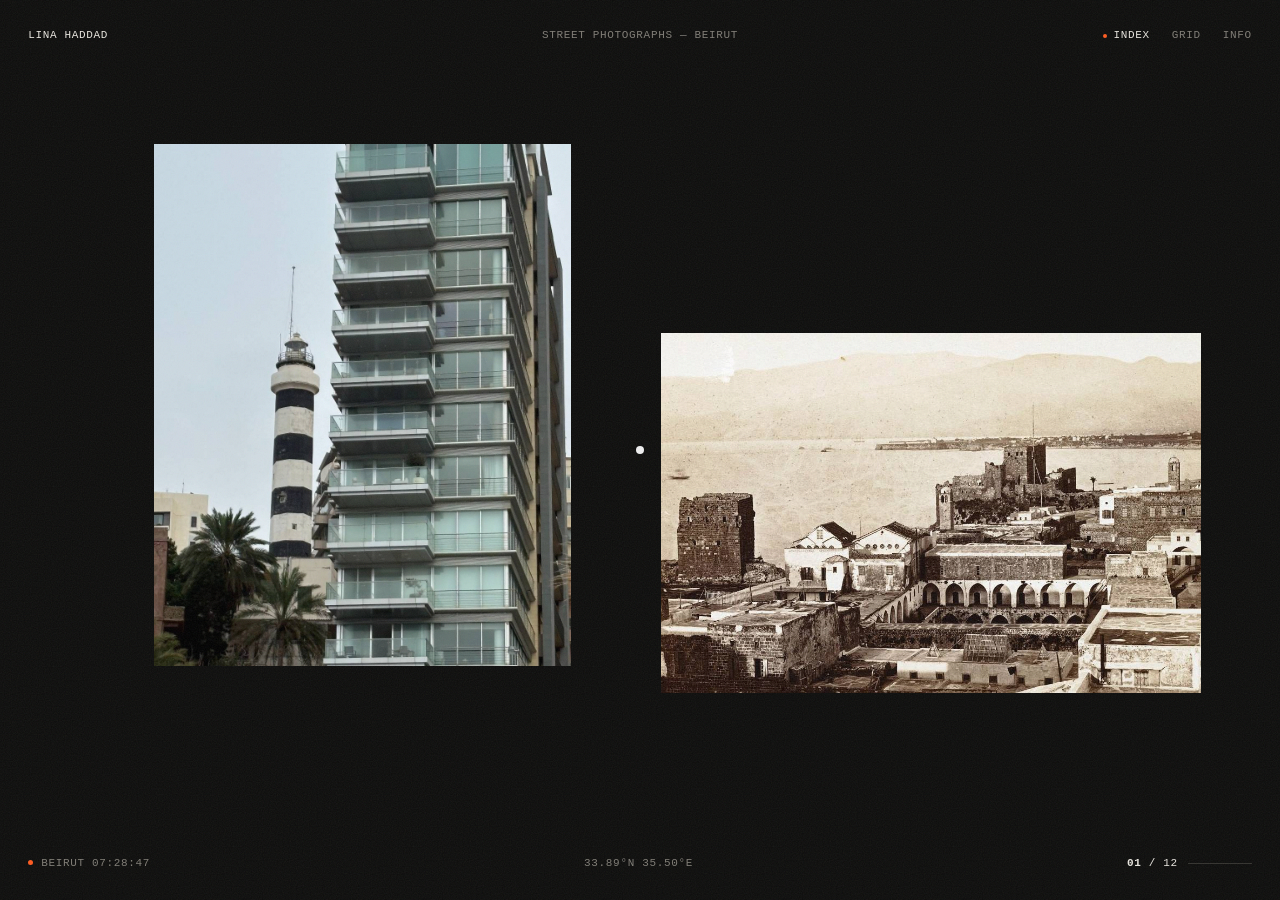
<file: lab/lina-without.html>
<!doctype html>
<html lang="en">
<head>
<meta charset="utf-8">
<meta name="viewport" content="width=device-width,initial-scale=1,viewport-fit=cover">
<title>Lina Haddad — Beirut</title>
<meta name="description" content="Street photographs from Beirut by Lina Haddad.">
<style>
:root{
  --bg:#0d0d0c;
  --fg:#e9e6df;
  --mute:#7f7c75;
  --accent:#ff5a1f;           /* sodium-lamp orange: the only colour that isn't a photograph */
  --mono:ui-monospace,"SF Mono","JetBrains Mono",Menlo,Consolas,"Liberation Mono",monospace;
  --pad:clamp(16px,2.2vw,32px);
  --ease:cubic-bezier(.7,0,.2,1);
  --k:1;
}
*{box-sizing:border-box;margin:0;padding:0}
html,body{height:100%;background:var(--bg);color:var(--fg);overflow:hidden;overscroll-behavior:none}
body{
  font:400 11px/1.45 var(--mono);letter-spacing:.06em;text-transform:uppercase;
  -webkit-font-smoothing:antialiased;user-select:none;-webkit-user-select:none;touch-action:none;
}
a{color:inherit;text-decoration:none}
button{font:inherit;color:inherit;background:none;border:0;cursor:pointer;letter-spacing:inherit;text-transform:inherit;padding:0}
@media (hover:hover) and (pointer:fine){ body,button,a{cursor:none} }
:focus-visible{outline:1px solid var(--accent);outline-offset:4px}

/* ---------- WebGL stage + DOM track (the DOM provides layout, GL paints it) ---------- */
#gl{position:fixed;inset:0;width:100%;height:100%;z-index:1;pointer-events:none}
#track{
  position:fixed;left:0;top:0;height:100%;width:max-content;z-index:2;
  display:flex;align-items:center;gap:7vw;padding:0 12vw;pointer-events:none;will-change:transform;
}
.frame{position:relative;flex:none;height:calc(var(--h) * 1vh * var(--k));aspect-ratio:var(--ar);transform:translateY(calc(var(--y) * 1vh))}
.frame img{display:block;width:100%;height:100%;object-fit:cover;background:#151513;transition:opacity .6s}
.gl .frame img{opacity:0}
.gl .frame.dom img{opacity:1}              /* per-image fallback if a texture can't be uploaded */
.frame .num{position:absolute;left:0;top:calc(100% + 10px);color:var(--mute);font-size:10px;transition:opacity .4s,color .3s}
.frame.on .num{color:var(--fg)}
.settling .frame .num,.loading .frame .num,.is-open .frame .num{opacity:0}

body[data-mode=grid] #track{
  width:100%;transform:none!important;display:grid;grid-template-columns:repeat(6,minmax(0,1fr));
  gap:2.2vw 1.6vw;align-content:center;padding:0 10vw;
}
body[data-mode=grid] .frame{height:auto;width:100%;aspect-ratio:4/5;transform:none}
body[data-mode=grid] .frame .num{top:calc(100% + 6px);font-size:9px}

/* ---------- chrome ---------- */
.ui{position:fixed;left:0;right:0;z-index:10;display:flex;justify-content:space-between;align-items:baseline;padding:var(--pad);pointer-events:none;transition:opacity .6s}
.ui>*{pointer-events:auto}
.top{top:0}
.bottom{bottom:0;color:var(--mute)}
.name{color:var(--fg)}
.sub{color:var(--mute);position:absolute;left:50%;transform:translateX(-50%)}
nav{display:flex;gap:22px}
nav button{color:var(--mute);transition:color .3s;position:relative}
nav button:hover,nav button.on{color:var(--fg)}
nav button.on::before{content:"";position:absolute;left:-10px;top:50%;width:4px;height:4px;margin-top:-2px;border-radius:50%;background:var(--accent)}
.count{display:flex;align-items:center;gap:10px;color:var(--fg)}
.prog{display:block;width:64px;height:1px;background:#33322e;position:relative;overflow:hidden}
.prog i{position:absolute;inset:0;background:var(--fg);transform-origin:left;transform:scaleX(0)}
body[data-mode=grid] .prog{opacity:0}
.is-open nav,.is-open .bottom,.is-open .sub{opacity:0;pointer-events:none}
.loading .ui{opacity:0}
.live{display:inline-block;width:5px;height:5px;border-radius:50%;background:var(--accent);margin-right:8px;vertical-align:1px;animation:blink 2s steps(2) infinite}
@keyframes blink{50%{opacity:.25}}

/* ---------- project view ---------- */
#project{position:fixed;inset:0;z-index:20;background:var(--bg);opacity:0;visibility:hidden;transition:opacity .45s,visibility 0s .45s}
#project.open{opacity:1;visibility:visible;transition:opacity .45s}
#project.instant{transition:none!important}
.slide{position:absolute;display:block;object-fit:cover;background:#161614;visibility:hidden;will-change:clip-path,transform}
.slide.cur{visibility:visible}
.slide.top{z-index:2}
@keyframes wipeL{from{clip-path:inset(0 0 0 100%);transform:scale(1.07)}to{clip-path:inset(0 0 0 0);transform:none}}
@keyframes wipeR{from{clip-path:inset(0 100% 0 0);transform:scale(1.07)}to{clip-path:inset(0 0 0 0);transform:none}}
.p-cap,.p-count,.p-close{position:absolute;z-index:3}
.p-cap{left:var(--pad);bottom:var(--pad);display:flex;gap:18px;flex-wrap:wrap}
.p-cap .p-meta{color:var(--mute)}
.p-count{right:var(--pad);bottom:var(--pad)}
.p-close{right:var(--pad);top:var(--pad);z-index:30}
.p-cap>*,.p-count,.p-close{opacity:0;transform:translateY(8px);transition:opacity .5s,transform .5s var(--ease)}
#project.open .p-cap>*,#project.open .p-count,#project.open .p-close{opacity:1;transform:none;transition-delay:.15s}
#project.open .p-cap>*:nth-child(2){transition-delay:.22s}
#project.open .p-cap>*:nth-child(3){transition-delay:.29s}

/* ---------- info ---------- */
#info{position:fixed;top:0;right:0;bottom:0;width:min(440px,100%);z-index:40;background:var(--fg);color:var(--bg);
  padding:calc(var(--pad) * 3) var(--pad) var(--pad);display:flex;flex-direction:column;justify-content:space-between;
  clip-path:inset(0 0 0 100%);transition:clip-path .8s var(--ease)}
#info.open{clip-path:inset(0 0 0 0)}
#info p{text-transform:none;letter-spacing:0;font-size:15px;line-height:1.5;max-width:30ch}
#info .meta{display:grid;grid-template-columns:auto 1fr;gap:6px 24px}
#info .meta span:nth-child(odd){opacity:.5}
#info a{border-bottom:1px solid currentColor}
#info .x{position:absolute;top:var(--pad);right:var(--pad)}
#veil{position:fixed;inset:0;z-index:35;background:rgba(0,0,0,.45);opacity:0;pointer-events:none;transition:opacity .6s}
#veil.open{opacity:1;pointer-events:auto}

/* ---------- loader ---------- */
#loader{position:fixed;inset:0;z-index:90;background:var(--bg);display:flex;flex-direction:column;justify-content:flex-end;padding:var(--pad);gap:14px;
  transition:clip-path 1.1s var(--ease);clip-path:inset(0 0 0 0)}
#loader.done{clip-path:inset(0 0 100% 0)}
#loader .row{display:flex;justify-content:space-between;align-items:baseline}
#loader .big{font-size:clamp(56px,14vw,200px);line-height:.8;letter-spacing:-.04em;font-weight:300}
#loader .bar{height:1px;background:#2a2926;position:relative}
#loader .bar i{position:absolute;inset:0;background:var(--fg);transform-origin:left;transform:scaleX(0);transition:transform .4s}

/* ---------- cursor ---------- */
#cursor{position:fixed;left:0;top:0;z-index:100;pointer-events:none;display:none;mix-blend-mode:difference;color:#fff}
@media (hover:hover) and (pointer:fine){#cursor{display:block}}
#cursor .dot{position:absolute;left:-4px;top:-4px;width:8px;height:8px;border-radius:50%;background:#fff;transition:transform .35s var(--ease)}
#cursor .lab{position:absolute;left:16px;top:-6px;white-space:nowrap;opacity:0;transform:translateX(-6px);transition:opacity .3s,transform .3s var(--ease)}
#cursor.has .lab{opacity:1;transform:none}
#cursor.has .dot{transform:scale(.6)}
#cursor.btn .dot{transform:scale(2.4)}
#cursor.drag .dot{transform:scaleX(2.6) scaleY(.5)}

/* ---------- grain ---------- */
.grain{position:fixed;inset:-50%;width:200%;height:200%;z-index:95;pointer-events:none;opacity:.075;
  background-image:url("data:image/svg+xml;utf8,<svg xmlns='http://www.w3.org/2000/svg' width='180' height='180'><filter id='n'><feTurbulence type='fractalNoise' baseFrequency='.85' numOctaves='2' stitchTiles='stitch'/></filter><rect width='100%' height='100%' filter='url(%23n)'/></svg>");
  animation:grain .9s steps(6) infinite}
@keyframes grain{0%{transform:translate(0,0)}20%{transform:translate(-4%,3%)}40%{transform:translate(3%,-5%)}60%{transform:translate(-2%,4%)}80%{transform:translate(5%,1%)}100%{transform:translate(0,0)}}

@media (max-width:760px){
  :root{--k:.82}
  .hide-sm{display:none!important}
  #track{gap:9vw;padding:0 14vw}
  body[data-mode=grid] #track{grid-template-columns:repeat(3,minmax(0,1fr));padding:0 6vw;gap:6vw 3vw}
  nav{gap:16px}
}
@media (prefers-reduced-motion:reduce){
  .grain{animation:none}
  .live{animation:none}
}
</style>
</head>
<body class="loading" data-mode="index">

<canvas id="gl" aria-hidden="true"></canvas>
<main id="track" aria-label="Projects"></main>

<header class="ui top">
  <a href="#" class="name" id="home" data-scramble>Lina Haddad</a>
  <span class="sub hide-sm">Street photographs — Beirut</span>
  <nav>
    <button data-mode-btn="index" class="on" data-scramble>Index</button>
    <button data-mode-btn="grid" data-scramble>Grid</button>
    <button id="infoBtn" data-scramble>Info</button>
  </nav>
</header>

<footer class="ui bottom">
  <span><i class="live"></i><span id="clock">Beirut --:--:--</span></span>
  <span class="hide-sm">33.89°N 35.50°E</span>
  <span class="count"><span><b id="cnum">01</b> / 12</span><i class="prog"><i id="pfill"></i></i></span>
</footer>

<section id="project" aria-hidden="true">
  <div class="slides" id="slides"></div>
  <div class="p-cap"><span class="p-num" id="pnum"></span><span id="ptitle"></span><span class="p-meta" id="pmeta"></span></div>
  <div class="p-count"><span id="sn">01</span> / <span id="st">06</span></div>
  <button class="p-close" id="pclose" data-scramble>Close</button>
</section>

<div id="veil"></div>
<aside id="info" aria-hidden="true">
  <button class="x" id="infoClose" data-scramble>Close</button>
  <div>
    <p>Lina Haddad walks Beirut with one camera and one lens, mostly before nine in the morning and after the generators switch over at night.</p>
  </div>
  <div class="meta">
    <span>Based</span><span>Beirut, Lebanon</span>
    <span>Contact</span><span><a href="#">Email</a> · <a href="#">Instagram</a></span>
    <span>Prints</span><span>On request</span>
    <span>Keys</span><span>← → · Enter · G · I · Esc</span>
  </div>
</aside>

<div id="loader" aria-live="polite">
  <div class="row"><span>Lina Haddad</span><span>Developing</span></div>
  <div class="row"><span class="big" id="lcount">00</span><span class="big" style="color:var(--mute)">/12</span></div>
  <div class="bar"><i id="lbar"></i></div>
</div>

<div id="cursor"><i class="dot"></i><span class="lab" id="clab"></span></div>
<div class="grain" aria-hidden="true"></div>

<script>
(() => {
"use strict";

/* ============================== DATA ============================== */
// Placeholder images: public-domain / CC0 photos of Beirut and Lebanon (credits in img/lab/CREDITS.md).
// Swap the files in img/lab/lina/without/ for real ones later (same names, same aspect ratios).
const PROJECTS = [
  { t: "Corniche, 6 a.m.", p: "Ain el-Mreisseh", y: 2025, n: 7 },
  { t: "Generator Hours",  p: "Hamra",           y: 2024, n: 6 },
  { t: "Shutters",         p: "Bourj Hammoud",   y: 2024, n: 6 },
  { t: "Salt",             p: "Raouché",         y: 2023, n: 5 },
  { t: "Service",          p: "Dora",            y: 2023, n: 6 },
  { t: "Stairs",           p: "Gemmayze",        y: 2022, n: 7 },
  { t: "Glass",            p: "Port district",   y: 2021, n: 5 },
  { t: "Backgammon",       p: "Basta",           y: 2022, n: 6 },
  { t: "Laundry Lines",    p: "Karm el-Zeitoun", y: 2021, n: 5 },
  { t: "Heat",             p: "Sabra",           y: 2020, n: 6 },
  { t: "Waiting Rooms",    p: "Achrafieh",       y: 2020, n: 5 },
  { t: "Last Light",       p: "Manara",          y: 2019, n: 7 }
];
const SHAPES = [[4,5],[3,2],[4,5],[1,1],[3,2],[2,3],[3,2],[4,5],[2,3],[3,2],[4,5],[5,4]];
const OFFS   = [-5, 7, -1, 9, -7, 3, 8, -4, 5, -8, 2, 6]; // vertical rhythm in vh
const url = (i, k) => `../img/lab/lina/without/p${String(i + 1).padStart(2, '0')}-${k}.jpg`;

PROJECTS.forEach((p, i) => {
  const [a, b] = SHAPES[i];
  p.ar = a / b;
  p.cover = url(i, 0);
  p.imgs = [{ src: p.cover, ar: p.ar }];
  for (let k = 1; k < p.n; k++) {
    const [c, d] = SHAPES[(i * 3 + k * 5) % SHAPES.length];
    p.imgs.push({ src: url(i, k), ar: c / d });
  }
});

/* ============================== HELPERS ============================== */
const $ = s => document.querySelector(s);
const clamp = (v, a, b) => Math.min(b, Math.max(a, v));
const pad2 = n => String(n).padStart(2, "0");
const body = document.body;
const fine = matchMedia("(hover:hover) and (pointer:fine)").matches;

function fitRect(ar) {
  const W = innerWidth, H = innerHeight;
  const px = Math.max(16, W * 0.06), py = Math.max(64, H * 0.11);
  let w = Math.min(W - px * 2, (H - py * 2) * ar);
  let h = w / ar;
  return { x: (W - w) / 2, y: (H - h) / 2, w, h };
}

/* ============================== BUILD DOM ============================== */
const track = $("#track");
const items = PROJECTS.map((p, i) => {
  const el = document.createElement("div");
  el.className = "frame";
  const h = p.ar < 0.9 ? 58 : p.ar < 1.1 ? 46 : 40;
  el.style.setProperty("--h", h);
  el.style.setProperty("--y", OFFS[i]);
  el.style.setProperty("--ar", p.ar);
  const img = document.createElement("img");
  img.alt = `${p.t}, ${p.p}`;
  img.decoding = "async";
  img.draggable = false;
  img.crossOrigin = "anonymous";
  const num = document.createElement("span");
  num.className = "num";
  num.textContent = pad2(i + 1);
  el.append(img, num);
  track.appendChild(el);
  return {
    i, p, el, img, ar: p.ar, tex: null,
    tx: 0, ty: 0, tw: 0, th: 0,      // target (layout) rect, track-local x
    cx: 0, cy: 0, cw: 0, ch: 0,      // displayed rect (lerped)
    k: 0.1 + ((i * 7) % 5) * 0.012,  // per-frame lerp => staggered morphs
    alpha: 0, aT: 1, hov: 0, dim: 0, override: null
  };
});

/* ============================== WEBGL ============================== */
const canvas = $("#gl");
let gl = null, prog = null, U = {}, idxCount = 0;
try { gl = canvas.getContext("webgl", { alpha: true, antialias: true, premultipliedAlpha: false }); } catch (e) { gl = null; }

const VS = `
attribute vec2 aUv;
uniform vec4 uRect; uniform vec2 uRes; uniform float uVel; uniform float uHover;
varying vec2 vUv;
void main(){
  vUv = aUv;
  vec2 p = uRect.xy + aUv * uRect.zw;
  p.x -= sin(aUv.y * 3.14159265) * uVel;                 // bend against scroll direction
  p.y += sin(aUv.x * 3.14159265) * abs(uVel) * 0.12;     // slight sag
  vec2 c = p / uRes * 2.0 - 1.0;
  gl_Position = vec4(c.x, -c.y, 0.0, 1.0);
}`;
const FS = `
precision mediump float;
uniform sampler2D uTex; uniform vec2 uTexSize; uniform vec4 uRect;
uniform float uHover; uniform float uDim; uniform float uAlpha; uniform float uVel;
varying vec2 vUv;
void main(){
  vec2 size = uRect.zw;
  float s = max(size.x / uTexSize.x, size.y / uTexSize.y);
  vec2 sc = uTexSize * s;
  vec2 uv = (vUv * size + (sc - size) * 0.5) / sc;      // object-fit: cover
  uv = (uv - 0.5) * (1.0 - 0.05 * uHover) + 0.5;        // hover push-in
  float sh = clamp(uVel * 0.0007, -0.035, 0.035);       // chromatic split with speed
  vec3 col;
  col.r = texture2D(uTex, uv + vec2(sh, 0.0)).r;
  col.g = texture2D(uTex, uv).g;
  col.b = texture2D(uTex, uv - vec2(sh, 0.0)).b;
  float l = dot(col, vec3(0.299, 0.587, 0.114));
  col = mix(col, vec3(l), uDim * 0.9);                  // others fade to grey on hover
  col *= 1.0 - uDim * 0.45;
  gl_FragColor = vec4(col, uAlpha);
}`;

function initGL() {
  if (!gl) return false;
  const sh = (type, src) => {
    const s = gl.createShader(type);
    gl.shaderSource(s, src); gl.compileShader(s);
    if (!gl.getShaderParameter(s, gl.COMPILE_STATUS)) throw new Error(gl.getShaderInfoLog(s));
    return s;
  };
  try {
    prog = gl.createProgram();
    gl.attachShader(prog, sh(gl.VERTEX_SHADER, VS));
    gl.attachShader(prog, sh(gl.FRAGMENT_SHADER, FS));
    gl.linkProgram(prog);
    if (!gl.getProgramParameter(prog, gl.LINK_STATUS)) throw new Error("link");
  } catch (e) { console.warn(e); return false; }
  gl.useProgram(prog);
  const N = 24, verts = [], idx = [];
  for (let y = 0; y <= N; y++) for (let x = 0; x <= N; x++) verts.push(x / N, y / N);
  for (let y = 0; y < N; y++) for (let x = 0; x < N; x++) {
    const a = y * (N + 1) + x, b = a + 1, c = a + N + 1, d = c + 1;
    idx.push(a, b, c, b, d, c);
  }
  idxCount = idx.length;
  const vb = gl.createBuffer();
  gl.bindBuffer(gl.ARRAY_BUFFER, vb);
  gl.bufferData(gl.ARRAY_BUFFER, new Float32Array(verts), gl.STATIC_DRAW);
  const ib = gl.createBuffer();
  gl.bindBuffer(gl.ELEMENT_ARRAY_BUFFER, ib);
  gl.bufferData(gl.ELEMENT_ARRAY_BUFFER, new Uint16Array(idx), gl.STATIC_DRAW);
  const loc = gl.getAttribLocation(prog, "aUv");
  gl.enableVertexAttribArray(loc);
  gl.vertexAttribPointer(loc, 2, gl.FLOAT, false, 0, 0);
  ["uRect","uRes","uVel","uHover","uTex","uTexSize","uDim","uAlpha"].forEach(n => U[n] = gl.getUniformLocation(prog, n));
  gl.enable(gl.BLEND);
  gl.blendFunc(gl.SRC_ALPHA, gl.ONE_MINUS_SRC_ALPHA);
  gl.uniform1i(U.uTex, 0);
  return true;
}
const glOK = initGL();
if (glOK) body.classList.add("gl");

function upload(it) {
  if (!glOK) return;
  try {
    const t = gl.createTexture();
    gl.bindTexture(gl.TEXTURE_2D, t);
    gl.pixelStorei(gl.UNPACK_FLIP_Y_WEBGL, false);
    gl.texImage2D(gl.TEXTURE_2D, 0, gl.RGBA, gl.RGBA, gl.UNSIGNED_BYTE, it.img);
    gl.texParameteri(gl.TEXTURE_2D, gl.TEXTURE_WRAP_S, gl.CLAMP_TO_EDGE);
    gl.texParameteri(gl.TEXTURE_2D, gl.TEXTURE_WRAP_T, gl.CLAMP_TO_EDGE);
    gl.texParameteri(gl.TEXTURE_2D, gl.TEXTURE_MIN_FILTER, gl.LINEAR);
    gl.texParameteri(gl.TEXTURE_2D, gl.TEXTURE_MAG_FILTER, gl.LINEAR);
    it.tex = t;
    it.tw0 = it.img.naturalWidth; it.th0 = it.img.naturalHeight;
  } catch (e) { it.el.classList.add("dom"); }
}

/* ============================== LOADING ============================== */
let loaded = 0, loading = true;
const lcount = $("#lcount"), lbar = $("#lbar");
const t0 = performance.now();
function progress() {
  loaded++;
  lcount.textContent = pad2(loaded);
  lbar.style.transform = `scaleX(${loaded / items.length})`;
  if (loaded >= items.length) finish();
}
items.forEach(it => {
  let retried = false;
  it.img.addEventListener("load", () => { if (!retried) upload(it); progress(); });
  it.img.addEventListener("error", () => {
    if (!retried) {           // CORS refused: show plain DOM image for this frame instead
      retried = true;
      it.el.classList.add("dom");
      it.img.removeAttribute("crossorigin");
      it.img.src = it.p.cover;
    } else progress();
  });
  it.img.src = it.p.cover;
});
setTimeout(() => loading && finish(), 8000);

function finish() {
  if (!loading) return;
  const wait = Math.max(0, 900 - (performance.now() - t0));
  setTimeout(() => {
    loading = false;
    measure();
    // frames fly in from the right, each at its own pace
    items.forEach((it, i) => {
      it.cx = it.tx + innerWidth * 0.8 + i * 90; it.cy = it.ty; it.cw = it.tw; it.ch = it.th;
      if (!glOK) { it.cx = it.tx; }
    });
    $("#loader").classList.add("done");
    body.classList.remove("loading");
    body.classList.add("settling");
    setTimeout(() => body.classList.remove("settling"), 1400);
  }, wait);
}

/* ============================== STATE ============================== */
let mode = "index";
const scroll = { cur: 0, target: 0, last: 0 };
let vel = 0, maxScroll = 0;
const mouse = { x: innerWidth / 2, y: innerHeight / 2, cx: innerWidth / 2, cy: innerHeight / 2 };
let hovered = null, active = 0, openItem = null, slideIdx = 0, infoOpen = false, drag = null;

function applied() { return mode === "index" ? scroll.cur : 0; }

function measure() {
  if (mode === "index") track.style.transform = `translate3d(${-scroll.cur}px,0,0)`;
  const a = applied();
  items.forEach(it => {
    const r = it.el.getBoundingClientRect();
    it.tx = r.left + a; it.ty = r.top; it.tw = r.width; it.th = r.height;
    if (!it.cw) { it.cx = it.tx; it.cy = it.ty; it.cw = it.tw; it.ch = it.th; }
  });
  maxScroll = Math.max(0, track.offsetWidth - innerWidth);
  if (openItem && openItem.override) openItem.override = fitRect(openItem.ar);
}

function resize() {
  const dpr = Math.min(devicePixelRatio || 1, 2);
  canvas.width = Math.round(innerWidth * dpr);
  canvas.height = Math.round(innerHeight * dpr);
  if (glOK) gl.viewport(0, 0, canvas.width, canvas.height);
  measure();
  layoutSlides();
}
addEventListener("resize", resize);

function hitAt(x, y) {
  const a = applied();
  for (const it of items) {
    const X = it.cx - a;
    if (x >= X && x <= X + it.cw && y >= it.cy && y <= it.cy + it.ch) return it;
  }
  return null;
}

/* ============================== MODES / NAV ============================== */
function setMode(m) {
  if (m === mode || openItem) return;
  const s = scroll.cur;
  items.forEach(it => { it.cx += (m === "grid" ? -s : s); });
  mode = m;
  body.dataset.mode = m;
  if (m === "grid") track.style.transform = "none";
  measure();
  if (!glOK) items.forEach(it => { it.cx = it.tx; it.cy = it.ty; it.cw = it.tw; it.ch = it.th; });
  document.querySelectorAll("[data-mode-btn]").forEach(b => b.classList.toggle("on", b.dataset.modeBtn === m));
  body.classList.add("settling");
  clearTimeout(setMode._t);
  setMode._t = setTimeout(() => body.classList.remove("settling"), 1000);
}
document.querySelectorAll("[data-mode-btn]").forEach(b => b.addEventListener("click", () => setMode(b.dataset.modeBtn)));

function snapTo(i) {
  i = clamp(i, 0, items.length - 1);
  const it = items[i];
  scroll.target = clamp(it.tx + it.tw / 2 - innerWidth / 2, 0, maxScroll);
}

function toggleInfo(on) {
  infoOpen = on;
  $("#info").classList.toggle("open", on);
  $("#veil").classList.toggle("open", on);
  $("#info").setAttribute("aria-hidden", String(!on));
}
$("#infoBtn").addEventListener("click", () => toggleInfo(true));
$("#infoClose").addEventListener("click", () => toggleInfo(false));
$("#veil").addEventListener("click", () => toggleInfo(false));
$("#home").addEventListener("click", e => {
  e.preventDefault();
  if (openItem) closeProject();
  toggleInfo(false);
  setMode("index");
  scroll.target = 0;
});

/* ============================== PROJECT VIEW ============================== */
const projEl = $("#project"), slidesEl = $("#slides");
let slides = [];

function layoutSlides() {
  slides.forEach(s => {
    const r = fitRect(s._ar);
    Object.assign(s.style, { left: r.x + "px", top: r.y + "px", width: r.w + "px", height: r.h + "px" });
  });
}

function openProject(it) {
  if (openItem || loading) return;
  openItem = it; slideIdx = 0;
  const p = it.p;
  slidesEl.innerHTML = "";
  slides = p.imgs.map((im, k) => {
    // slide 0 reuses the cached index image so the hand-off from GL is seamless
    const s = k === 0 ? it.img.cloneNode() : new Image();
    if (k) { s.src = im.src; s.decoding = "async"; s.alt = `${p.t} — ${k + 1}`; }
    s.className = "slide" + (k === 0 ? " cur top" : "");
    s.draggable = false;
    s._ar = im.ar;
    slidesEl.appendChild(s);
    return s;
  });
  layoutSlides();
  $("#pnum").textContent = pad2(it.i + 1);
  $("#ptitle").textContent = p.t;
  $("#pmeta").textContent = `${p.p}, ${p.y}`;
  $("#sn").textContent = "01";
  $("#st").textContent = pad2(slides.length);
  body.classList.add("is-open");
  projEl.setAttribute("aria-hidden", "false");
  hovered = null;
  items.forEach(x => x.aT = x === it ? 1 : 0);

  if (glOK && it.tex) {
    it.override = fitRect(it.ar);
    it.k0 = it.k; it.k = 0.14;
    clearTimeout(openProject._t);
    openProject._t = setTimeout(() => {
      if (openItem !== it) return;
      projEl.classList.add("instant", "open");
      requestAnimationFrame(() => requestAnimationFrame(() => projEl.classList.remove("instant")));
    }, 820);
  } else {
    projEl.classList.add("open");
  }
}

function closeProject() {
  const it = openItem;
  if (!it) return;
  clearTimeout(openProject._t);
  const seamless = glOK && it.tex && slideIdx === 0 && projEl.classList.contains("open");
  if (seamless) {
    projEl.classList.add("instant");
    projEl.classList.remove("open");
    requestAnimationFrame(() => requestAnimationFrame(() => projEl.classList.remove("instant")));
  } else projEl.classList.remove("open");
  projEl.setAttribute("aria-hidden", "true");
  openItem = null;
  body.classList.remove("is-open");
  setTimeout(() => {
    if (openItem === it) return;
    it.override = null;
    if (it.k0) it.k = it.k0;
    items.forEach(x => x.aT = 1);
  }, seamless ? 0 : 320);
}
$("#pclose").addEventListener("click", e => { e.stopPropagation(); closeProject(); });

function goSlide(dir) {
  if (!openItem || !projEl.classList.contains("open")) return;
  const N = slides.length;
  const n = (slideIdx + dir + N) % N;
  const prev = slides[slideIdx], next = slides[n];
  slides.forEach(s => { if (s !== prev && s !== next) s.classList.remove("cur", "top"); });
  prev.classList.remove("top");
  next.classList.add("cur", "top");
  next.style.animation = "none";
  void next.offsetWidth;
  next.style.animation = `${dir > 0 ? "wipeL" : "wipeR"} .95s var(--ease) both`;
  clearTimeout(goSlide._t);
  goSlide._t = setTimeout(() => { if (slides[slideIdx] !== prev) prev.classList.remove("cur"); }, 950);
  slideIdx = n;
  $("#sn").textContent = pad2(n + 1);
}

/* ============================== INPUT ============================== */
const isUI = t => t && t.closest && t.closest("header, footer, #info, #veil, .p-close, button, a");
let wheelLock = 0;

addEventListener("wheel", e => {
  e.preventDefault();
  if (loading || infoOpen) return;
  const d = (Math.abs(e.deltaX) > Math.abs(e.deltaY) ? e.deltaX : e.deltaY) * (e.deltaMode === 1 ? 40 : 1);
  if (openItem) {
    const now = performance.now();
    if (Math.abs(d) > 12 && now > wheelLock) { goSlide(d > 0 ? 1 : -1); wheelLock = now + 900; }
    return;
  }
  if (mode === "index") scroll.target = clamp(scroll.target + d * 1.1, 0, maxScroll);
}, { passive: false });

addEventListener("pointerdown", e => {
  if (loading || isUI(e.target)) return;
  drag = { x: e.clientX, y: e.clientY, s: scroll.target, moved: 0, last: 0, v: 0, type: e.pointerType };
});
addEventListener("pointermove", e => {
  mouse.x = e.clientX; mouse.y = e.clientY;
  if (!drag) return;
  const dx = e.clientX - drag.x, dy = e.clientY - drag.y;
  drag.moved = Math.max(drag.moved, Math.hypot(dx, dy));
  if (mode === "index" && !openItem && !infoOpen) {
    const d = (drag.type === "mouse" || Math.abs(dx) >= Math.abs(dy)) ? dx : dy;
    drag.v = d - drag.last; drag.last = d;
    scroll.target = clamp(drag.s - d * 1.7, 0, maxScroll);
    if (drag.moved > 6) body.classList.add("dragging");
  }
});
addEventListener("pointerup", e => {
  if (!drag) return;
  const d = drag; drag = null;
  body.classList.remove("dragging");
  if (openItem) {
    const dx = e.clientX - d.x;
    if (Math.abs(dx) > 40) goSlide(dx < 0 ? 1 : -1);
    else if (d.moved < 8) goSlide(e.clientX < innerWidth / 2 ? -1 : 1);
    return;
  }
  if (infoOpen) return;
  if (d.moved < 8) {
    const it = hitAt(e.clientX, e.clientY);
    if (it) openProject(it);
  } else if (mode === "index") {
    scroll.target = clamp(scroll.target - d.v * 14, 0, maxScroll);   // fling
  }
});
addEventListener("pointercancel", () => { drag = null; body.classList.remove("dragging"); });

addEventListener("keydown", e => {
  if (loading) return;
  const k = e.key;
  if (openItem) {
    if (k === "ArrowRight" || k === " ") { e.preventDefault(); goSlide(1); }
    else if (k === "ArrowLeft") goSlide(-1);
    else if (k === "Escape" || k === "Backspace") closeProject();
    return;
  }
  if (infoOpen) { if (k === "Escape" || k === "i" || k === "I") toggleInfo(false); return; }
  if (k === "g" || k === "G") setMode(mode === "grid" ? "index" : "grid");
  else if (k === "i" || k === "I") toggleInfo(true);
  else if (mode === "grid" && k === "Escape") setMode("index");
  else if (mode === "index") {
    if (k === "ArrowRight") snapTo(active + 1);
    else if (k === "ArrowLeft") snapTo(active - 1);
    else if (k === "Home") snapTo(0);
    else if (k === "End") snapTo(items.length - 1);
    else if (k === "Enter") openProject(items[active]);
    else if (/^[1-9]$/.test(k)) snapTo(+k - 1);
  }
});

/* ---- text scramble on chrome hover ---- */
const GLYPHS = "ABCDEFGHIJKLMNOPQRSTUVWXYZ0123456789/—";
document.querySelectorAll("[data-scramble]").forEach(el => {
  const orig = el.textContent;
  el.addEventListener("pointerenter", () => {
    clearInterval(el._s);
    let f = 0;
    el._s = setInterval(() => {
      el.textContent = orig.split("").map((c, i) => (i < f / 2 || c === " ") ? c : GLYPHS[(Math.random() * GLYPHS.length) | 0]).join("");
      if (++f / 2 >= orig.length) { clearInterval(el._s); el.textContent = orig; }
    }, 26);
  });
});

/* ---- clock: Beirut local time ---- */
const fmt = new Intl.DateTimeFormat("en-GB", { timeZone: "Asia/Beirut", hour: "2-digit", minute: "2-digit", second: "2-digit", hour12: false });
const clock = $("#clock");
const tickClock = () => { clock.textContent = "Beirut " + fmt.format(new Date()); };
tickClock(); setInterval(tickClock, 1000);

/* ============================== LOOP ============================== */
const cursor = $("#cursor"), clab = $("#clab"), cnum = $("#cnum"), pfill = $("#pfill");
let lastLabel = "";

function frame() {
  requestAnimationFrame(frame);

  // scroll
  scroll.cur += (scroll.target - scroll.cur) * 0.085;
  if (Math.abs(scroll.target - scroll.cur) < 0.05) scroll.cur = scroll.target;
  const v = scroll.cur - scroll.last; scroll.last = scroll.cur;
  vel += (v - vel) * 0.18;
  if (mode === "index") {
    track.style.transform = glOK
      ? `translate3d(${-scroll.cur}px,0,0)`
      : `translate3d(${-scroll.cur}px,0,0) skewX(${clamp(-vel * 0.06, -6, 6)}deg)`;
  }
  const a = applied();

  // hover
  hovered = (!loading && !openItem && !infoOpen && fine && !drag) ? hitAt(mouse.x, mouse.y) : (drag ? hovered : null);
  if (openItem || infoOpen) hovered = null;

  // items
  let best = 1e9;
  items.forEach(it => {
    const T = it.override ? { x: it.override.x + a, y: it.override.y, w: it.override.w, h: it.override.h }
                          : { x: it.tx, y: it.ty, w: it.tw, h: it.th };
    const k = loading ? 0 : it.k;
    it.cx += (T.x - it.cx) * k; it.cy += (T.y - it.cy) * k;
    it.cw += (T.w - it.cw) * k; it.ch += (T.h - it.ch) * k;
    it.alpha += ((loading ? 0 : it.aT) - it.alpha) * (it.aT ? 0.08 : 0.14);
    it.hov += ((hovered === it ? 1 : 0) - it.hov) * 0.1;
    it.dim += (((hovered && hovered !== it) ? 1 : 0) - it.dim) * 0.08;
    if (mode === "index") {
      const c = Math.abs(it.tx - scroll.cur + it.tw / 2 - innerWidth / 2);
      if (c < best) { best = c; active = it.i; }
    }
  });
  if (mode === "grid" && hovered) active = hovered.i;
  items.forEach(it => it.el.classList.toggle("on", it.i === active && mode === "index"));
  cnum.textContent = pad2(active + 1);
  pfill.style.transform = `scaleX(${maxScroll ? scroll.cur / maxScroll : 0})`;

  // cursor
  if (fine) {
    mouse.cx += (mouse.x - mouse.cx) * 0.3;
    mouse.cy += (mouse.y - mouse.cy) * 0.3;
    cursor.style.transform = `translate3d(${mouse.cx}px,${mouse.cy}px,0)`;
    let label = "";
    const overBtn = document.querySelector("button:hover, a:hover");
    if (openItem) label = overBtn ? "" : (mouse.x < innerWidth / 2 ? "← Prev" : "Next →");
    else if (body.classList.contains("dragging")) label = "";
    else if (hovered) label = `${pad2(hovered.i + 1)}  ${hovered.p.t}`;
    if (label !== lastLabel) { if (label) clab.textContent = label; lastLabel = label; }
    cursor.classList.toggle("has", !!label);
    cursor.classList.toggle("btn", !!overBtn);
    cursor.classList.toggle("drag", body.classList.contains("dragging"));
  }

  // draw
  if (!glOK) return;
  gl.clearColor(0, 0, 0, 0);
  gl.clear(gl.COLOR_BUFFER_BIT);
  gl.uniform2f(U.uRes, innerWidth, innerHeight);
  const bend = clamp(vel * 1.6, -90, 90);
  for (const it of items) {
    if (!it.tex || it.alpha < 0.005) continue;
    const X = it.cx - a;
    if (X > innerWidth + 120 || X + it.cw < -120) continue;
    gl.bindTexture(gl.TEXTURE_2D, it.tex);
    gl.uniform4f(U.uRect, X, it.cy, it.cw, it.ch);
    gl.uniform2f(U.uTexSize, it.tw0, it.th0);
    gl.uniform1f(U.uVel, it.override ? 0 : bend);
    gl.uniform1f(U.uHover, it.hov);
    gl.uniform1f(U.uDim, it.dim);
    gl.uniform1f(U.uAlpha, it.alpha);
    gl.drawElements(gl.TRIANGLES, idxCount, gl.UNSIGNED_SHORT, 0);
  }
}

resize();
requestAnimationFrame(frame);
if (document.fonts && document.fonts.ready) document.fonts.ready.then(measure);
})();
</script>
</body>
</html>
</file>
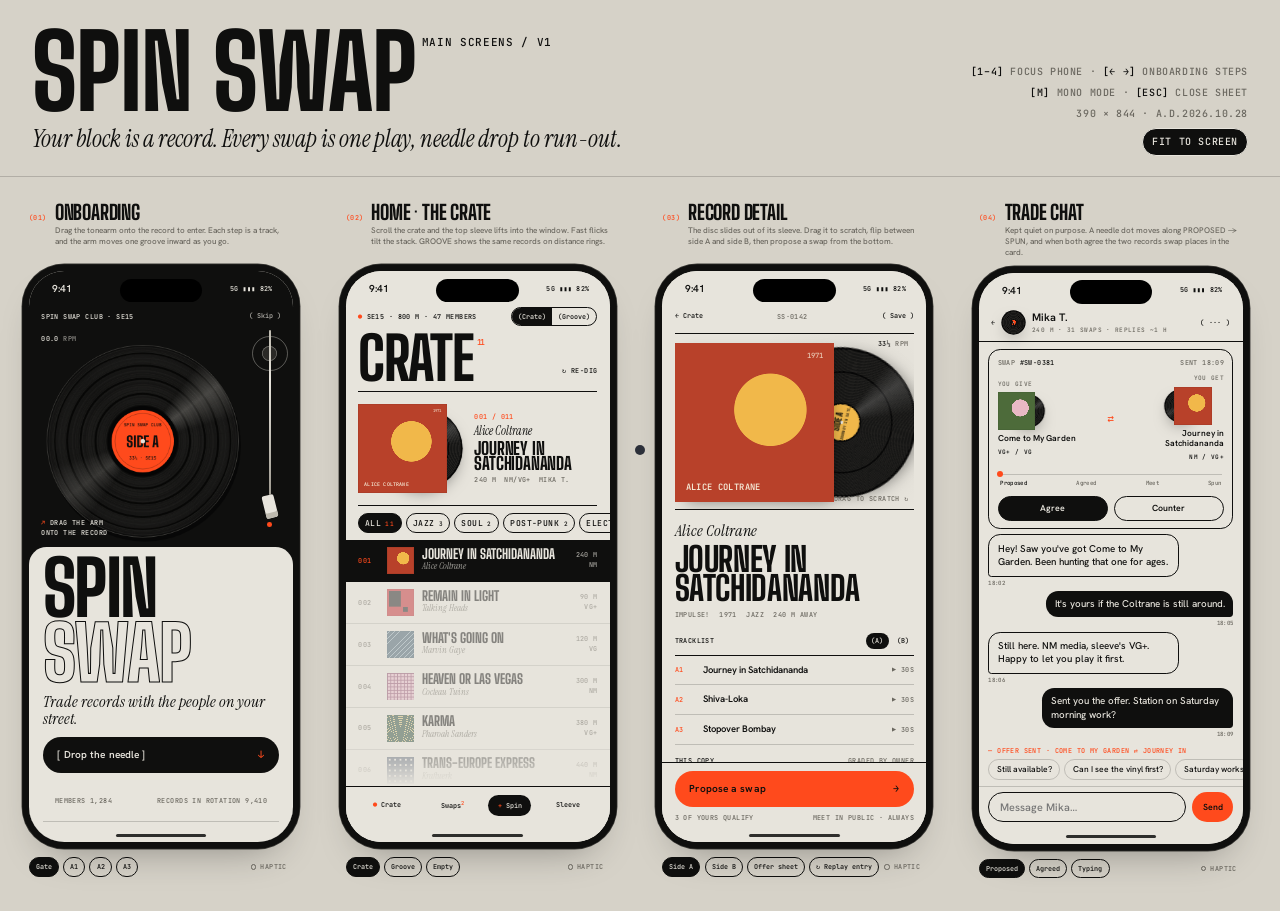
<file: lab/spinswap-with-skill.html>
<!doctype html>
<html lang="en">
<head>
<meta charset="utf-8">
<meta name="viewport" content="width=device-width, initial-scale=1">
<title>SPIN SWAP Screens</title>
<!-- Intended faces. Non-blocking so the mock still renders offline with the local fallbacks. -->
<link rel="stylesheet" media="print" onload="this.media='all'"
  href="https://fonts.googleapis.com/css2?family=Big+Shoulders+Display:wght@700;800;900&family=Hanken+Grotesk:wght@400;500;600&family=Instrument+Serif:ital@0;1&family=JetBrains+Mono:wght@400;500;700&display=swap">
<style>
*,*::before,*::after{box-sizing:border-box;margin:0;padding:0}
html{line-height:1;-webkit-text-size-adjust:none;text-size-adjust:none;-webkit-tap-highlight-color:transparent}
button{font:inherit;color:inherit;background:none;border:0;cursor:pointer}
input,textarea{font:inherit;color:inherit}
ol,ul{list-style:none}
[hidden]:not(.h-view){display:none !important}

:root{
  --c-paper:#e7e4dc;   /* inner-sleeve paper */
  --c-vinyl:#0f0f0e;   /* vinyl black */
  --c-label:#ff4a1c;   /* centre-label vermilion, the one accent */
  --c-sub:#6b6860;     /* sub text */
  --c-line:rgba(15,15,14,.18);
  --ff-display:"Big Shoulders Display","TeX Gyre Heros Cn","Arial Narrow","Liberation Sans Narrow",sans-serif;
  --ff-serif:"Instrument Serif","Lora",Georgia,serif;
  --ff-text:"Hanken Grotesk","TeX Gyre Heros","Helvetica Neue",Arial,sans-serif;
  --ff-mono:"JetBrains Mono","DejaVu Sans Mono",ui-monospace,monospace;
  --ease:cubic-bezier(.3,.1,.1,1);
  --ease-expo:cubic-bezier(.16,1,.3,1);
}
html.is-mono{--ff-display:var(--ff-mono);--ff-serif:var(--ff-mono);--ff-text:var(--ff-mono)}

body{
  background:#d6d2c8;color:var(--c-vinyl);
  font:500 13px/1.4 var(--ff-text);
  font-feature-settings:"palt";font-synthesis:none;-webkit-font-smoothing:antialiased;
  min-height:100vh;
}
:focus-visible{outline:1.5px solid var(--c-label);outline-offset:2px}
.mono{font-family:var(--ff-mono);font-size:10px;letter-spacing:.06em;text-transform:uppercase;font-variant-numeric:tabular-nums}
.serif{font-family:var(--ff-serif);font-style:italic;font-weight:400}
.disp{font-family:var(--ff-display);font-weight:800;text-transform:uppercase;line-height:.86;letter-spacing:-.01em}

/* ───────── presentation page (quiet) ───────── */
.deck-head{display:grid;grid-template-columns:1fr auto;gap:24px;align-items:end;padding:28px 32px 20px;border-bottom:1px solid var(--c-line)}
.deck-head h1{font-size:clamp(56px,8vw,112px)}
.deck-head h1 sup{font-family:var(--ff-mono);font-size:11px;font-weight:500;letter-spacing:.06em;vertical-align:top;margin-left:6px;position:relative;top:10px}
.deck-head .tag{font-size:24px;margin-top:6px}
.deck-meta{display:flex;flex-direction:column;gap:7px;align-items:flex-end;text-align:right;color:var(--c-sub)}
.deck-meta b{color:var(--c-vinyl);font-weight:500}
.fit-btn{border:1px solid currentColor;padding:6px 9px;border-radius:99px;color:var(--c-vinyl)}
.fit-btn[aria-pressed="true"]{background:var(--c-vinyl);color:var(--c-paper)}
.rack-wrap{overflow-x:auto;overflow-y:hidden;scroll-snap-type:x mandatory;-webkit-overflow-scrolling:touch}
.rack{display:flex;gap:56px;padding:40px 32px 48px;width:max-content}
.slot{scroll-snap-align:center;width:412px;display:flex;flex-direction:column;align-items:center;gap:22px}
.cap{width:390px;min-height:78px;align-content:start;display:grid;grid-template-columns:auto 1fr;gap:4px 12px;align-items:baseline}
.cap .n{color:var(--c-label)}
.cap h2{font-size:30px}
.cap p{grid-column:2;color:var(--c-sub);font-size:12px;line-height:1.35}
.states{width:390px;display:flex;flex-wrap:wrap;gap:6px;align-items:center}
.states button{border:1px solid var(--c-vinyl);padding:6px 9px;border-radius:99px;transition:background .2s var(--ease),color .2s var(--ease)}
.states button:hover{background:rgba(15,15,14,.08)}
.states button[aria-pressed="true"]{background:var(--c-vinyl);color:var(--c-paper)}
.haptic{margin-left:auto;display:flex;gap:6px;align-items:center;color:var(--c-sub)}
.haptic i{width:8px;height:8px;border-radius:50%;border:1px solid var(--c-sub);transition:background .3s,border-color .3s,transform .3s var(--ease)}
.haptic.is-on i{background:var(--c-label);border-color:var(--c-label);transform:scale(1.5);transition-duration:.02s}
.haptic.is-on b{color:var(--c-vinyl)}
.haptic b{font-weight:500;min-width:48px}
.slot.is-flash .phone{box-shadow:0 0 0 10px var(--c-vinyl),0 0 0 13px var(--c-label),0 30px 60px -24px rgba(0,0,0,.4)}

/* ───────── phone shell ───────── */
.phone{width:390px;height:844px;border-radius:52px;background:var(--c-paper);position:relative;overflow:hidden;overflow:clip;isolation:isolate;
  box-shadow:0 0 0 10px var(--c-vinyl),0 0 0 11px #3b3a36,0 30px 60px -24px rgba(0,0,0,.4);transition:box-shadow .4s var(--ease)}
.island{position:absolute;top:11px;left:50%;width:122px;height:35px;margin-left:-61px;border-radius:20px;background:#000;z-index:50;pointer-events:none}
.sbar{position:absolute;top:0;left:0;right:0;height:47px;display:flex;justify-content:space-between;align-items:center;padding:6px 30px 0 34px;z-index:40;font:600 15px/1 var(--ff-text);pointer-events:none}
.sbar .r{font:500 10px/1 var(--ff-mono);letter-spacing:.04em}
.homebar{position:absolute;bottom:8px;left:50%;width:134px;height:5px;margin-left:-67px;border-radius:3px;background:currentColor;opacity:.85;z-index:60;pointer-events:none}
.scr{position:absolute;inset:0;display:flex;flex-direction:column;padding-top:47px}
.dark{background:var(--c-vinyl);color:var(--c-paper)}

/* shared bits */
.topbar{height:40px;flex:none;display:flex;align-items:center;justify-content:space-between;padding:0 18px;gap:10px}
.rule{height:1px;background:var(--c-line);flex:none}
.btn{display:flex;align-items:center;justify-content:space-between;height:54px;border-radius:999px;padding:0 22px;
  background:var(--c-vinyl);color:var(--c-paper);font:600 15px/1 var(--ff-text);letter-spacing:.01em;width:100%;
  transition:transform .2s var(--ease),background .2s var(--ease)}
.btn:active{transform:scale(.97)}
.btn .arr{color:var(--c-label);font-family:var(--ff-mono);font-weight:700}
.btn.accent{background:var(--c-label);color:var(--c-vinyl)}
.btn.accent .arr{color:var(--c-vinyl)}
.btn[disabled]{opacity:.35;pointer-events:none}
.link{border-bottom:1px solid transparent;transition:border-color .2s}
.link:hover{border-color:currentColor}
.chip{border:1px solid var(--c-vinyl);border-radius:99px;padding:8px 11px 7px;display:inline-flex;gap:6px;align-items:baseline;white-space:nowrap;
  transition:background .2s var(--ease),color .2s var(--ease),transform .2s var(--ease)}
.chip:active{transform:scale(.95)}
.chip sup{font:500 9px/1 var(--ff-mono)}
.chip[aria-pressed="true"]{background:var(--c-vinyl);color:var(--c-paper)}
.chip[aria-pressed="true"] sup{color:var(--c-label)}

/* cover art (placeholder sleeves made from gradients) */
.cv{width:var(--s);height:var(--s);flex:none;position:relative;overflow:hidden;box-shadow:inset 0 0 0 1px rgba(0,0,0,.08)}
.cv-t{position:absolute;left:7%;bottom:6%;right:7%;font:600 calc(var(--s)*.055)/1.1 var(--ff-mono);letter-spacing:.04em;text-transform:uppercase;color:var(--fg)}
.cv-n{position:absolute;right:7%;top:6%;font:500 calc(var(--s)*.045)/1 var(--ff-mono);color:var(--fg);opacity:.8}
.cv.sm .cv-t,.cv.sm .cv-n{display:none}

/* CSS record */
.disc-wrap{position:relative;border-radius:50%}
.disc{position:absolute;inset:0;border-radius:50%;
  background:
    radial-gradient(circle,var(--c-paper) 0 1.6%,transparent 1.8%),
    radial-gradient(circle,var(--lbl,var(--c-label)) 0 17%,#080808 17.3% 18.6%,transparent 18.8%),
    radial-gradient(circle,transparent 0 47%,#060606 47.2% 48.4%,transparent 48.6% 69%,#060606 69.2% 70.2%,transparent 70.4%),
    repeating-radial-gradient(circle,#161615 0 1px,#22211f 1.4px 2.2px),
    #111;
  box-shadow:0 0 0 1px #000,0 10px 24px -8px rgba(0,0,0,.5);will-change:transform}
.disc-lbl{position:absolute;inset:33%;border-radius:50%;display:grid;place-items:center;text-align:center;color:var(--c-vinyl);transition:transform .2s var(--ease)}
.disc-lbl b{font:800 calc(var(--d)*.06)/.9 var(--ff-display);text-transform:uppercase;display:block}
.disc-lbl span{font:500 calc(var(--d)*.026)/1.2 var(--ff-mono);letter-spacing:.06em;text-transform:uppercase;display:block;margin-top:2px}
.disc-sheen{position:absolute;inset:0;border-radius:50%;pointer-events:none;mix-blend-mode:screen;
  background:conic-gradient(from 20deg,transparent 0 18deg,rgba(255,255,255,.16) 36deg,transparent 62deg 198deg,rgba(255,255,255,.12) 216deg,transparent 242deg);
  -webkit-mask:radial-gradient(circle,transparent 0 18.6%,#000 19%);mask:radial-gradient(circle,transparent 0 18.6%,#000 19%)}

/* ───────── (01) ONBOARDING ───────── */
#p1 .scr{background:var(--c-vinyl)}
.ob-top{color:var(--c-paper)}
.ob-top .skip{color:var(--c-paper);opacity:.75}
.ob-stage{position:relative;height:320px;flex:none;touch-action:none}
.ob-stage canvas{position:absolute;inset:0;width:100%;height:100%}
.arm{position:absolute;left:356px;top:34px;width:0;height:262px;transform-origin:0 0;will-change:transform;pointer-events:none}
.arm-rod{position:absolute;left:-1.5px;top:-34px;width:3px;height:244px;background:linear-gradient(#bdb9ae,#e7e4dc 30%,#9f9b91);border-radius:2px}
.arm-head{position:absolute;left:-30px;top:206px;width:60px;height:60px;pointer-events:auto;cursor:grab;touch-action:none}
.arm-head::before{content:"";position:absolute;left:21px;top:4px;width:18px;height:34px;border-radius:3px;background:var(--c-paper);box-shadow:inset 0 -8px 0 #bdb9ae;transform:rotate(-14deg)}
.arm-head::after{content:"";position:absolute;left:26px;top:44px;width:7px;height:7px;border-radius:50%;background:var(--c-label);box-shadow:0 0 0 0 rgba(255,74,28,.6);animation:pulse 1.6s var(--ease) infinite}
.is-dropped .arm-head::after{animation:none}
@keyframes pulse{0%{box-shadow:0 0 0 0 rgba(255,74,28,.6)}100%{box-shadow:0 0 0 14px rgba(255,74,28,0)}}
.arm-base{position:absolute;left:330px;top:8px;width:52px;height:52px;border-radius:50%;border:1px solid rgba(231,228,220,.35);display:grid;place-items:center;pointer-events:none}
.arm-base::after{content:"";width:22px;height:22px;border-radius:50%;background:#2a2926;box-shadow:inset 0 0 0 1px rgba(231,228,220,.4)}
.ob-hint{position:absolute;left:18px;bottom:14px;color:var(--c-paper);text-align:left;transition:opacity .3s}
.ob-hint em{color:var(--c-label);font-style:normal}
.ob-rpm{position:absolute;left:18px;top:6px;color:rgba(231,228,220,.6)}
.ob-rpm b{color:var(--c-paper);font-weight:500}
.is-dropped .ob-hint{opacity:0}
.ob-panel{flex:1;position:relative;background:var(--c-paper);border-radius:26px 26px 0 0;overflow:hidden;overflow:clip;touch-action:pan-y}
.ob-step{position:absolute;inset:0;padding:16px 20px 30px;display:flex;flex-direction:column;gap:12px;
  opacity:0;visibility:hidden;transform:translateX(28px);pointer-events:none;transition:opacity .45s var(--ease),transform .55s var(--ease-expo),visibility 0s .55s}
.ob-step.is-on{opacity:1;visibility:visible;transform:none;pointer-events:auto;transition-delay:0s}
.ob-step.is-past{transform:translateX(-28px)}
.ob-track{display:flex;gap:12px;color:var(--c-sub)}
.ob-track span.on{color:var(--c-vinyl)}
.ob-track span.on::before{content:"● ";color:var(--c-label)}
.ob-title{font-size:48px}
.ob-gate .word{font-size:112px;letter-spacing:-.02em;margin-top:-4px}
.ob-gate .word span{display:block}
.ob-gate .word span:last-child{color:transparent;-webkit-text-stroke:1.5px var(--c-vinyl)}
.ob-gate .tag{font-size:24px;line-height:1.05}
.ob-foot{margin-top:auto;display:flex;flex-direction:column;gap:10px}
.ob-foot .row{display:flex;justify-content:space-between;color:var(--c-sub)}
.field{display:flex;flex-direction:column;gap:6px}
.field label{color:var(--c-sub)}
.field input{height:46px;border:0;border-bottom:1px solid var(--c-vinyl);background:transparent;font:600 22px/1 var(--ff-text);letter-spacing:.02em;outline:none;padding:0 2px}
.field input:focus{border-bottom-color:var(--c-label)}
.radius{display:grid;grid-template-columns:repeat(3,1fr);gap:8px}
.radius button{border:1px solid var(--c-vinyl);border-radius:14px;height:78px;display:flex;flex-direction:column;align-items:center;justify-content:center;gap:8px;transition:background .2s var(--ease),color .2s var(--ease)}
.radius button i{width:28px;height:28px;border-radius:50%;background:repeating-radial-gradient(circle,transparent 0 3px,currentColor 3px 4px);-webkit-mask:radial-gradient(circle,#000 0 var(--m),transparent calc(var(--m) + .5px));mask:radial-gradient(circle,#000 0 var(--m),transparent calc(var(--m) + .5px))}
.radius button[aria-pressed="true"]{background:var(--c-vinyl);color:var(--c-paper)}
.radius button[aria-pressed="true"] i{color:var(--c-label)}
.chips{display:flex;flex-wrap:wrap;gap:7px}
.search{display:flex;gap:8px;align-items:center}
.search .field{flex:1;min-width:0}
.search .field input{width:100%}
.search .scan{border:1px solid var(--c-vinyl);border-radius:99px;padding:9px 10px;white-space:nowrap}
.results li{display:flex;align-items:center;gap:12px;padding:6px 0;border-bottom:1px solid var(--c-line)}
.results li .t{flex:1;min-width:0}
.results li .t b{display:block;font:600 14px/1.15 var(--ff-text);white-space:nowrap;overflow:hidden;text-overflow:ellipsis}
.results li .t span{font-size:14px}
.results li button{border:1px solid var(--c-vinyl);border-radius:99px;padding:7px 10px;min-width:74px;transition:background .2s,color .2s}
.results li button[aria-pressed="true"]{background:var(--c-label);border-color:var(--c-label)}
.ob-welcome{align-items:flex-start;justify-content:center}
.ob-welcome .ob-title{font-size:70px}

/* ───────── (02) HOME / CRATE ───────── */
#p2 .scr{background:var(--c-paper)}
.h-top .loc b{color:var(--c-label);font-weight:500}
.seg{display:flex;border:1px solid var(--c-vinyl);border-radius:99px;overflow:hidden}
.seg button{padding:6px 9px}
.seg button[aria-pressed="true"]{background:var(--c-vinyl);color:var(--c-paper)}
.h-title{display:flex;align-items:flex-end;justify-content:space-between;padding:4px 18px 10px;flex:none}
.h-title h3{font-size:88px;letter-spacing:-.02em}
.h-title h3 sup{font:500 12px/1 var(--ff-mono);vertical-align:top;margin-left:4px;position:relative;top:8px;color:var(--c-label)}
.h-title .redig{padding:6px 0;margin-bottom:6px}
.h-body{flex:1;position:relative;min-height:0}
.h-view{position:absolute;inset:0;display:flex;flex-direction:column;transition:opacity .4s var(--ease),transform .5s var(--ease-expo)}
.h-view[hidden]{display:flex;opacity:0;pointer-events:none;transform:scale(.98)}
.pv{height:170px;flex:none;margin:0 18px;border-top:1px solid var(--c-vinyl);border-bottom:1px solid var(--c-vinyl);display:flex;gap:14px;align-items:center;position:relative;cursor:pointer}
.pv-art{position:relative;width:132px;height:132px;flex:none}
.pv-art .disc-wrap{position:absolute;left:0;top:6px;width:120px;height:120px;--d:120px;transform:translateX(34px);transition:transform .6s var(--ease-expo)}
.pv-art .cv{position:absolute;left:0;top:0;transition:clip-path .55s var(--ease-expo)}
.pv.is-swap .pv-art .cv{clip-path:inset(100% 0 0 0)}
.pv.is-swap .disc-wrap{transform:translateX(0)}
.pv.is-out .disc-wrap{transform:translateX(190px)}
.pv-meta{flex:1;min-width:0;padding-left:26px;display:flex;flex-direction:column;gap:6px}
.pv-meta .idx{color:var(--c-label)}
.pv-meta .art{font-size:17px;line-height:1}
.pv-meta h4{font-size:34px;line-height:.86;display:-webkit-box;-webkit-line-clamp:2;-webkit-box-orient:vertical;overflow:hidden}
.pv-meta .m{color:var(--c-sub);display:flex;gap:4px 12px;flex-wrap:wrap}
.filters{flex:none;display:flex;gap:6px;overflow-x:auto;padding:10px 18px 10px;scrollbar-width:none}
.filters::-webkit-scrollbar{display:none}
.filters .chip{padding:6px 9px 5px;font-size:12px}
.list{flex:1;overflow-y:auto;position:relative;scroll-snap-type:y proximity;perspective:600px;scrollbar-width:none;
  -webkit-mask:linear-gradient(#000 0 82%,transparent);mask:linear-gradient(#000 0 82%,transparent)}
.list::-webkit-scrollbar{display:none}
.list-in{transform-origin:50% 0;will-change:transform}
.row{height:62px;display:grid;grid-template-columns:30px 40px 1fr auto;gap:12px;align-items:center;padding:0 18px;border-bottom:1px solid var(--c-line);scroll-snap-align:start;cursor:pointer;
  transition:background .3s var(--ease),color .3s var(--ease),opacity .3s var(--ease)}
.row .i{color:var(--c-sub)}
.row .tt{min-width:0}
.row .tt b{display:block;font:800 20px/.95 var(--ff-display);text-transform:uppercase;white-space:nowrap;overflow:hidden;text-overflow:ellipsis}
.row .tt span{font-size:13.5px;color:var(--c-sub)}
.row .d{text-align:right;color:var(--c-sub);line-height:1.5}
.list.has-lift .row{opacity:.45}
.list.has-lift .row.is-lift{opacity:1;background:var(--c-vinyl);color:var(--c-paper)}
.row.is-lift .i{color:var(--c-label)}
.row.is-lift .tt span,.row.is-lift .d{color:rgba(231,228,220,.7)}
.row.in{animation:rowin .45s var(--ease-expo) both}
@keyframes rowin{from{opacity:0;transform:translateY(14px)}}
.empty{flex:1;display:flex;flex-direction:column;align-items:center;justify-content:center;gap:14px;text-align:center;padding:0 30px 50px;
  background:repeating-linear-gradient(-45deg,transparent 0 7px,rgba(15,15,14,.06) 7px 8px)}
.empty .rings{width:150px;height:150px;border-radius:50%;background:repeating-radial-gradient(circle,transparent 0 13px,rgba(15,15,14,.35) 13px 14px);position:relative}
.empty .rings::after{content:"";position:absolute;inset:58px;border-radius:50%;background:var(--c-label)}
.empty p{font-size:26px;line-height:1}
.empty .btn{width:auto;gap:14px}
.groove{flex:1;display:flex;flex-direction:column;align-items:center;padding-top:6px}
.g-map{position:relative;width:354px;height:354px;flex:none}
.g-ring{position:absolute;left:50%;top:50%;border-radius:50%;border:1px solid var(--c-line);transform:translate(-50%,-50%)}
.g-ring span{position:absolute;left:50%;top:-6px;transform:translateX(-50%);background:var(--c-paper);padding:0 4px;color:var(--c-sub)}
.g-sweep{position:absolute;inset:0;border-radius:50%;background:conic-gradient(from 0deg,rgba(255,74,28,0) 0 300deg,rgba(255,74,28,.18) 356deg,rgba(255,74,28,.0) 360deg);will-change:transform}
.g-sweep::after{content:"";position:absolute;left:50%;top:0;width:1px;height:50%;background:var(--c-label)}
.g-you{position:absolute;left:50%;top:50%;width:46px;height:46px;margin:-23px;border-radius:50%;background:var(--c-label);display:grid;place-items:center;font:800 13px/1 var(--ff-display)}
.g-dot{position:absolute;width:26px;height:26px;margin:-13px;border-radius:50%;--d:26px;transition:transform .25s var(--ease)}
.g-dot .disc{box-shadow:0 0 0 1px #000}
.g-dot.ping{transform:scale(1.35)}
.g-dot[aria-pressed="true"]{transform:scale(1.5);outline:1.5px solid var(--c-label);outline-offset:3px}
.g-card{margin:8px 18px 0;align-self:stretch;border-top:1px solid var(--c-vinyl);padding-top:10px;display:flex;gap:12px;align-items:center;min-height:62px}
.g-card .t{flex:1;min-width:0}
.g-card .t b{display:block;font:800 22px/.95 var(--ff-display);text-transform:uppercase;white-space:nowrap;overflow:hidden;text-overflow:ellipsis}
.g-card .go{border:1px solid var(--c-vinyl);border-radius:99px;padding:9px 12px}
.g-card .hint{color:var(--c-sub)}
.tabs{height:84px;flex:none;border-top:1px solid var(--c-vinyl);display:grid;grid-template-columns:1fr 1fr auto 1fr;align-items:start;padding:12px 14px 0;background:var(--c-paper)}
.tabs button{padding:8px 4px;text-align:center}
.tabs button.on::before{content:"● ";color:var(--c-label)}
.tabs sup{color:var(--c-label);font-size:8px}
.tabs .spin{background:var(--c-vinyl);color:var(--c-paper);border-radius:99px;padding:9px 14px;margin:0 6px}
.tabs .spin em{font-style:normal;color:var(--c-label)}

/* ───────── (03) DETAIL ───────── */
#p3 .scr{background:var(--c-paper)}
.d-scroll{flex:1;overflow-y:auto;scrollbar-width:none;padding-bottom:20px}
.d-scroll::-webkit-scrollbar{display:none}
.d-stage{height:262px;position:relative;margin:4px 18px 0;border-top:1px solid var(--c-vinyl);border-bottom:1px solid var(--c-vinyl);overflow:hidden;
  background:radial-gradient(circle at 70% 50%,rgba(15,15,14,.06),transparent 60%)}
.d-stage .disc-wrap{position:absolute;left:18px;top:21px;width:220px;height:220px;--d:220px;transform:translateX(0);transition:transform .9s var(--ease-expo);touch-action:none;cursor:grab}
.d-stage.is-in .disc-wrap{transform:translateX(118px)}
.d-stage .cv{position:absolute;left:0;top:13px;box-shadow:6px 8px 22px -10px rgba(0,0,0,.45);transition:transform .7s var(--ease-expo)}
.d-stage:not(.is-in) .cv{transform:translateY(8px)}
.d-stage .flag{position:absolute;color:var(--c-sub)}
.d-stage .rpm{right:8px;top:8px}
.d-stage .rpm b{color:var(--c-vinyl);font-weight:500}
.d-stage .scr-hint{right:8px;bottom:8px}
.disc-lbl.is-flip{transform:scaleX(0)}
.d-head{padding:14px 18px 4px}
.d-head .art{font-size:24px}
.d-head h3{font-size:56px;margin-top:4px}
.d-head h3 .ch{display:inline-block}
.d-head .m{color:var(--c-sub);margin-top:10px;display:flex;gap:4px 14px;flex-wrap:wrap}
.d-sec{margin:16px 18px 0}
.d-sec-h{display:flex;justify-content:space-between;align-items:center;padding-bottom:8px;border-bottom:1px solid var(--c-vinyl)}
.sides{display:flex;gap:4px}
.sides button{padding:5px 8px;border-radius:99px}
.sides button[aria-pressed="true"]{background:var(--c-vinyl);color:var(--c-paper)}
.tracks{position:relative;overflow:hidden}
.tracks ol{transition:transform .45s var(--ease-expo),opacity .3s var(--ease)}
.tracks ol.is-out{transform:translateX(-30px);opacity:0}
.tracks li{display:grid;grid-template-columns:34px 1fr auto;gap:8px;align-items:center;height:44px;border-bottom:1px solid var(--c-line);cursor:pointer;position:relative}
.tracks li .n{color:var(--c-label)}
.tracks li .t{font:600 14px/1.15 var(--ff-text);white-space:nowrap;overflow:hidden;text-overflow:ellipsis}
.tracks li .p{color:var(--c-sub)}
.tracks li::after{content:"";position:absolute;left:0;bottom:-1px;height:1px;width:100%;background:var(--c-label);transform:scaleX(0);transform-origin:left}
.tracks li.is-play::after{animation:fill 30s linear forwards}
.tracks li.is-play .p{color:var(--c-label)}
@keyframes fill{to{transform:scaleX(1)}}
.spec{display:grid;grid-template-columns:96px 1fr;gap:10px;padding:11px 0;border-bottom:1px solid var(--c-line);align-items:baseline}
.spec dt{color:var(--c-sub)}
.spec dd{font:600 13.5px/1.35 var(--ff-text)}
.grade{display:flex;gap:3px;margin-top:2px}
.grade span{font:500 10px/1 var(--ff-mono);padding:4px 5px;border:1px solid var(--c-line);border-radius:3px;color:var(--c-sub)}
.grade span.on{background:var(--c-vinyl);border-color:var(--c-vinyl);color:var(--c-paper)}
.etch{font-size:19px;line-height:1.15;font-weight:400}
.dbl{border-top:3px double var(--c-vinyl);margin-top:2px}
.owner{display:flex;gap:12px;align-items:center;padding:12px 0;border-bottom:3px double var(--c-vinyl)}
.owner .disc-wrap{width:40px;height:40px;--d:40px;flex:none}
.owner .disc-lbl b{font-size:11px}
.owner .t{flex:1}
.owner .t b{font:600 15px/1.2 var(--ff-text)}
.owner .t div{color:var(--c-sub);margin-top:3px}
.d-cta{flex:none;padding:12px 18px 30px;border-top:1px solid var(--c-vinyl);display:flex;flex-direction:column;gap:8px;background:var(--c-paper)}
.d-cta .row2{display:flex;justify-content:space-between;color:var(--c-sub)}
.veil{position:absolute;inset:0;background:rgba(15,15,14,.45);opacity:0;pointer-events:none;transition:opacity .3s var(--ease);z-index:20}
.sheet{position:absolute;left:0;right:0;bottom:0;background:var(--c-paper);border-radius:26px 26px 0 0;z-index:21;padding:10px 18px 30px;
  transform:translateY(102%);transition:transform .45s var(--ease-expo);display:flex;flex-direction:column;gap:12px}
.has-sheet .veil{opacity:1;pointer-events:auto}
.has-sheet .sheet{transform:none}
.grab{width:40px;height:4px;border-radius:2px;background:var(--c-line);margin:0 auto 4px}
.sheet h4{font-size:40px}
.sheet .sub{color:var(--c-sub);display:flex;justify-content:space-between}
.mine label{display:flex;align-items:center;gap:12px;padding:9px 0;border-bottom:1px solid var(--c-line);cursor:pointer}
.mine label .t{flex:1;min-width:0}
.mine label .t b{display:block;font:600 14px/1.2 var(--ff-text)}
.mine label .t span{font-size:14px;color:var(--c-sub)}
.mine input{position:absolute;opacity:0;pointer-events:none}
.mine .rd{width:20px;height:20px;border-radius:50%;border:1px solid var(--c-vinyl);display:grid;place-items:center;flex:none}
.mine input:checked + .rd::after{content:"";width:10px;height:10px;border-radius:50%;background:var(--c-label)}
.mine input:focus-visible + .rd{outline:1.5px solid var(--c-label);outline-offset:2px}
.sheet textarea{border:1px solid var(--c-line);border-radius:12px;background:transparent;padding:10px 12px;font:500 14px/1.35 var(--ff-text);resize:none;height:62px;outline:none}
.sheet textarea:focus{border-color:var(--c-vinyl)}

/* ───────── (04) CHAT (quiet) ───────── */
#p4 .scr{background:var(--c-paper)}
.c-top{height:56px;border-bottom:1px solid var(--c-vinyl)}
.c-top .who{display:flex;gap:10px;align-items:center;flex:1;min-width:0}
.c-top .disc-wrap{width:34px;height:34px;--d:34px;flex:none}
.c-top .disc-lbl b{font-size:10px}
.c-top .who b{font:600 16px/1.1 var(--ff-text);display:block}
.c-top .who .mono{color:var(--c-sub);font-size:9px;margin-top:3px}
.offer{margin:10px 14px 0;border:1px solid var(--c-vinyl);border-radius:18px;padding:12px 12px 10px;flex:none;background:var(--c-paper);position:relative;z-index:2}
.offer-h{display:flex;justify-content:space-between;color:var(--c-sub);margin-bottom:10px}
.offer-h b{color:var(--c-vinyl);font-weight:500}
.ex{display:grid;grid-template-columns:1fr 34px 1fr;align-items:center}
.ex-side{display:flex;flex-direction:column;gap:6px;min-width:0}
.ex-side.r{align-items:flex-end;text-align:right}
.ex-art{position:relative;width:56px;height:56px}
.ex-art .disc-wrap{position:absolute;inset:4px;--d:48px;transition:transform .3s var(--ease)}
.ex-side:not(.r) .ex-art .disc-wrap{transform:translateX(18px)}
.ex-side.r .ex-art .disc-wrap{transform:translateX(-18px)}
.ex-art .cv{position:absolute;inset:0}
.ex-side.r .ex-art{margin-right:18px}
.ex-side .k{color:var(--c-sub);font-size:9px}
.ex-side .t{font:600 12.5px/1.2 var(--ff-text);display:-webkit-box;-webkit-line-clamp:2;-webkit-box-orient:vertical;overflow:hidden}
.ex-side .g{font-size:9px}
.ex-mid{text-align:center;font:500 16px/1 var(--ff-mono);color:var(--c-label)}
.offer.swapping .ex-side:not(.r) .ex-art{animation:swapR .7s var(--ease-expo)}
.offer.swapping .ex-side.r .ex-art{animation:swapL .7s var(--ease-expo)}
@keyframes swapR{0%{transform:none}50%{transform:translate(70px,-26px) rotate(90deg)}100%{transform:translate(0,0) rotate(180deg)}}
@keyframes swapL{0%{transform:none}50%{transform:translate(-70px,26px) rotate(-90deg)}100%{transform:translate(0,0) rotate(-180deg)}}
.stat{position:relative;margin:14px 4px 4px;height:28px}
.stat::before{content:"";position:absolute;left:0;right:0;top:4px;height:1px;background:var(--c-line)}
.stat .fillln{position:absolute;left:0;top:4px;height:1px;background:var(--c-label);transition:width .6s var(--ease-expo)}
.stat .needle{position:absolute;top:0;width:9px;height:9px;margin-left:-4.5px;border-radius:50%;background:var(--c-label);transition:left .6s var(--ease-expo)}
.stat ol{display:flex;justify-content:space-between}
.stat li{position:relative;padding-top:14px;font:500 8.5px/1 var(--ff-mono);letter-spacing:.06em;color:var(--c-sub)}
.stat li.done{color:var(--c-vinyl)}
.offer-act{display:flex;gap:8px;margin-top:8px}
.offer-act button{flex:1;height:38px;border-radius:99px;font:600 13px/1 var(--ff-text);border:1px solid var(--c-vinyl);transition:transform .15s var(--ease)}
.offer-act button:active{transform:scale(.96)}
.offer-act .ag{background:var(--c-vinyl);color:var(--c-paper)}
.offer-done{display:none;justify-content:space-between;color:var(--c-sub);margin-top:8px;height:38px;align-items:center}
.offer.is-agreed .offer-act{display:none}
.offer.is-agreed .offer-done{display:flex}
.msgs{flex:1;overflow-y:auto;padding:14px 14px 8px;display:flex;flex-direction:column;gap:6px;scrollbar-width:none}
.msgs::-webkit-scrollbar{display:none}
.day{align-self:center;color:var(--c-sub);margin:2px 0 6px}
.msg{max-width:78%;display:flex;flex-direction:column;gap:3px}
.msg p{padding:9px 13px 10px;border-radius:18px;font:500 14.5px/1.4 var(--ff-text)}
.msg .ts{font-size:8.5px;color:var(--c-sub)}
.msg.them{align-self:flex-start}
.msg.them p{border:1px solid var(--c-vinyl);border-bottom-left-radius:5px}
.msg.me{align-self:flex-end;align-items:flex-end}
.msg.me p{background:var(--c-vinyl);color:var(--c-paper);border-bottom-right-radius:5px}
.msg.in{animation:rowin .3s var(--ease-expo) both}
.msg.sys{align-self:center;max-width:none;color:var(--c-label);margin:6px 0}
.typing p{display:flex;gap:4px;padding:13px 14px}
.typing i{width:6px;height:6px;border-radius:50%;background:var(--c-vinyl);animation:blink 1s infinite}
.typing i:nth-child(2){animation-delay:.15s}.typing i:nth-child(3){animation-delay:.3s}
@keyframes blink{0%,60%,100%{opacity:.2}30%{opacity:1}}
.meet{align-self:stretch;border:1px solid var(--c-vinyl);border-radius:16px;padding:12px;display:flex;flex-direction:column;gap:8px;background:repeating-linear-gradient(-45deg,transparent 0 7px,rgba(15,15,14,.04) 7px 8px)}
.meet .k{color:var(--c-label)}
.meet b{font:800 30px/.9 var(--ff-display);text-transform:uppercase}
.meet .w{font:500 13.5px/1.35 var(--ff-text)}
.meet .acts{display:flex;gap:8px}
.meet .acts button{flex:1;height:36px;border-radius:99px;border:1px solid var(--c-vinyl);font:600 13px/1 var(--ff-text)}
.meet .acts .ok{background:var(--c-vinyl);color:var(--c-paper)}
.meet.is-ok .acts{display:none}
.quick{flex:none;display:flex;gap:6px;overflow-x:auto;padding:6px 14px 8px;scrollbar-width:none}
.quick::-webkit-scrollbar{display:none}
.quick button{border:1px solid var(--c-line);border-radius:99px;padding:8px 11px;white-space:nowrap;font:500 12.5px/1 var(--ff-text);transition:border-color .2s}
.quick button:hover{border-color:var(--c-vinyl)}
.composer{flex:none;display:flex;gap:8px;align-items:center;padding:8px 14px 32px;border-top:1px solid var(--c-line)}
.composer input{flex:1;height:44px;border-radius:99px;border:1px solid var(--c-vinyl);background:transparent;padding:0 16px;font:500 16px/1 var(--ff-text);outline:none}
.composer input:focus{border-color:var(--c-label)}
.composer button{height:44px;padding:0 16px;border-radius:99px;background:var(--c-label);font:600 13px/1 var(--ff-text)}

/* ───────── page cursor (fine pointers only) ───────── */
.cursor{position:fixed;left:0;top:0;z-index:1000;pointer-events:none;mix-blend-mode:difference;color:#fff;display:none}
html.has-cursor .cursor{display:block}
html.has-cursor,html.has-cursor *{cursor:none !important}
.cursor i{position:absolute;width:10px;height:10px;margin:-5px 0 0 -5px;border-radius:50%;background:currentColor;transition:transform .35s var(--ease),background .25s,border .25s}
.cursor.is-touch i{transform:scale(4);background:transparent;border:.5px solid currentColor}
.cursor.is-hover i{transform:scale(5);background:currentColor}
.cursor.is-down i{transform:scale(3.2)}
.cursor b{position:absolute;transform:translate(18px,12px);font:500 10px/1 var(--ff-mono);letter-spacing:.08em;white-space:nowrap;opacity:0;transition:opacity .2s}
.cursor.has-label b{opacity:1}
.cursor.is-touch b,.cursor.is-hover b{transform:translate(28px,14px)}

@media (max-width:899px){
  .deck-head{grid-template-columns:1fr;padding:22px 16px 16px}
  .deck-meta{align-items:flex-start;text-align:left}
  .rack{padding:28px 16px 40px;gap:24px}
}
@media (prefers-reduced-motion:reduce){
  *,*::before,*::after{animation-duration:.001ms !important;transition-duration:.001ms !important}
}
</style>
</head>
<body>

<header class="deck-head">
  <div>
    <h1 class="disp">Spin Swap<sup>Main screens / v1</sup></h1>
    <p class="tag serif">Your block is a record. Every swap is one play, needle drop to run-out.</p>
  </div>
  <div class="deck-meta mono">
    <span><b>[1–4]</b> focus phone · <b>[← →]</b> onboarding steps</span>
    <span><b>[M]</b> mono mode · <b>[Esc]</b> close sheet</span>
    <span>390 × 844 · A.D.2026.10.28</span>
    <button class="fit-btn mono" id="fit" aria-pressed="true">Fit to screen</button>
  </div>
</header>

<div class="rack-wrap" id="rackWrap">
<div class="rack" id="rack">

<!-- ═════════ (01) ONBOARDING ═════════ -->
<section class="slot" id="s1" aria-label="Screen 1: onboarding">
  <div class="cap"><span class="n mono">(01)</span><h2 class="disp">Onboarding</h2><p>Drag the tonearm onto the record to enter. Each step is a track, and the arm moves one groove inward as you go.</p></div>
  <div class="phone" id="p1" data-cursor="drag">
    <div class="island"></div>
    <div class="sbar" style="color:var(--c-paper)"><span>9:41</span><span class="r">5G ▮▮▮ 82%</span></div>
    <div class="scr" id="ob">
      <div class="topbar ob-top mono"><span>Spin Swap Club · SE15</span><button class="skip link" id="obSkip">( Skip )</button></div>
      <div class="ob-stage" id="obStage">
        <canvas id="obCanvas" aria-hidden="true"></canvas>
        <div class="arm-base"></div>
        <div class="arm" id="arm"><div class="arm-rod"></div><div class="arm-head" id="armHead" data-cursor="drag the arm" role="presentation"></div></div>
        <div class="ob-rpm mono"><b id="obRpm">00.0</b> rpm</div>
        <div class="ob-hint mono"><em>↗</em> Drag the arm<br>onto the record</div>
      </div>
      <div class="ob-panel" id="obPanel">
        <!-- gate -->
        <div class="ob-step ob-gate is-on" data-step="0">
          <h3 class="word disp" aria-label="Spin Swap"><span>Spin</span><span>Swap</span></h3>
          <p class="tag serif">Trade records with the people on your street.</p>
          <div class="ob-foot">
            <button class="btn" id="dropBtn">[ Drop the needle ] <span class="arr">↓</span></button>
            <div class="row mono"><span>Members 1,284</span><span>Records in rotation 9,410</span></div>
          </div>
        </div>
        <!-- A1 -->
        <div class="ob-step" data-step="1">
          <div class="ob-track mono"><span class="on">A1 Block</span><span>A2 Crate</span><span>A3 First spin</span></div>
          <h3 class="ob-title disp" data-scr>Where's your<br>block?</h3>
          <div class="field"><label class="mono" for="pc">Postcode</label><input id="pc" value="SE15 4QL" autocomplete="postal-code"></div>
          <div class="radius" role="group" aria-label="Swap radius">
            <button aria-pressed="false" data-r="300"><i style="--m:5px"></i><span class="mono">300 m</span></button>
            <button aria-pressed="true" data-r="800"><i style="--m:9.5px"></i><span class="mono">800 m</span></button>
            <button aria-pressed="false" data-r="2000"><i style="--m:14px"></i><span class="mono">2 km</span></button>
          </div>
          <div class="ob-foot">
            <div class="row mono"><span id="obMembers">47 members</span><span id="obRecs">312 records in reach</span></div>
            <button class="btn" data-next>Next track <span class="arr">→</span></button>
          </div>
        </div>
        <!-- A2 -->
        <div class="ob-step" data-step="2">
          <div class="ob-track mono"><span>A1 Block</span><span class="on">A2 Crate</span><span>A3 First spin</span></div>
          <h3 class="ob-title disp" data-scr>What's in<br>your crate?</h3>
          <div class="chips" id="obGenres"></div>
          <div class="ob-foot">
            <div class="row mono"><span id="obPicked">0 picked</span><span>Pick 3 or more</span></div>
            <button class="btn" data-next id="a2Next" disabled>Next track <span class="arr">→</span></button>
          </div>
        </div>
        <!-- A3 -->
        <div class="ob-step" data-step="3">
          <div class="ob-track mono"><span>A1 Block</span><span>A2 Crate</span><span class="on">A3 First spin</span></div>
          <h3 class="ob-title disp" data-scr>Your first spin</h3>
          <div class="search"><div class="field"><label class="mono" for="obq">Artist or title</label><input id="obq" placeholder="Search…" autocomplete="off"></div><button class="scan mono">( Scan barcode )</button></div>
          <ul class="results" id="obResults"></ul>
          <div class="ob-foot">
            <button class="btn accent" id="enterBtn" disabled>Enter the club <span class="arr">→</span></button>
          </div>
        </div>
        <!-- run-out -->
        <div class="ob-step ob-welcome" data-step="4">
          <div class="ob-track mono"><span>Run-out groove</span></div>
          <h3 class="ob-title disp" data-scr>You're on<br>the record.</h3>
          <p class="serif" style="font-size:22px;line-height:1.1">47 neighbours, 312 records. First crate's loading.</p>
          <div class="ob-foot"><button class="btn" id="toHome">Open the crate <span class="arr">→</span></button></div>
        </div>
      </div>
    </div>
    <div class="homebar" style="color:var(--c-vinyl)"></div>
  </div>
  <div class="states mono" data-for="1">
    <button aria-pressed="true" data-st="0">Gate</button><button data-st="1">A1</button><button data-st="2">A2</button><button data-st="3">A3</button>
    <span class="haptic" id="h1"><i></i><b>Haptic</b></span>
  </div>
</section>

<!-- ═════════ (02) HOME ═════════ -->
<section class="slot" id="s2" aria-label="Screen 2: home and browse">
  <div class="cap"><span class="n mono">(02)</span><h2 class="disp">Home · the crate</h2><p>Scroll the crate and the top sleeve lifts into the window. Fast flicks tilt the stack. GROOVE shows the same records on distance rings.</p></div>
  <div class="phone" id="p2">
    <div class="island"></div>
    <div class="sbar"><span>9:41</span><span class="r">5G ▮▮▮ 82%</span></div>
    <div class="scr">
      <div class="topbar h-top mono">
        <span class="loc"><b>●</b> SE15 · <span id="hRad">800 m</span> · 47 members</span>
        <div class="seg" role="group" aria-label="View"><button aria-pressed="true" data-view="crate">(Crate)</button><button aria-pressed="false" data-view="groove">(Groove)</button></div>
      </div>
      <div class="h-title">
        <h3 class="disp" id="hTitle">Crate<sup id="hCount">11</sup></h3>
        <button class="redig mono link" id="redig">↻ Re-dig</button>
      </div>
      <div class="h-body">
        <div class="h-view" id="vCrate">
          <div class="pv" id="pv" data-cursor="open" role="button" tabindex="0" aria-label="Open lifted record">
            <div class="pv-art"><div class="disc-wrap"><div class="disc" id="pvDisc"><div class="disc-lbl"><div><b id="pvLbl">A</b></div></div></div><div class="disc-sheen"></div></div><div id="pvCover"></div></div>
            <div class="pv-meta">
              <span class="idx mono" id="pvIdx">001 / 011</span>
              <span class="art serif" id="pvArt"></span>
              <h4 class="disp" id="pvTitle"></h4>
              <div class="m mono" id="pvMeta"></div>
            </div>
          </div>
          <div class="filters" id="filters" role="group" aria-label="Genre"></div>
          <div class="list has-lift" id="list" tabindex="0" aria-label="Records nearby"><div class="list-in" id="listIn"></div></div>
          <div class="empty" id="empty" hidden>
            <div class="rings"></div>
            <p class="serif">Nothing on this groove yet.</p>
            <span class="mono" style="color:var(--c-sub)">No <span id="emGenre">folk</span> within 800 m</span>
            <button class="btn" id="widen">[ Widen to 2 km ] <span class="arr">↗</span></button>
          </div>
        </div>
        <div class="h-view" id="vGroove" hidden>
          <div class="groove">
            <div class="g-map" id="gmap">
              <div class="g-sweep" id="gsweep"></div>
              <div class="g-ring" style="width:118px;height:118px"><span class="mono">300 m</span></div>
              <div class="g-ring" style="width:236px;height:236px"><span class="mono">800 m</span></div>
              <div class="g-ring" style="width:350px;height:350px"><span class="mono">2 km</span></div>
              <div class="g-you">You</div>
            </div>
            <div class="g-card" id="gcard"><span class="hint mono">Tap a record on a groove</span></div>
          </div>
        </div>
      </div>
      <nav class="tabs mono" aria-label="Main">
        <button class="on" aria-current="page">Crate</button>
        <button>Swaps<sup>2</sup></button>
        <button class="spin"><em>+</em> Spin</button>
        <button>Sleeve</button>
      </nav>
    </div>
    <div class="homebar"></div>
  </div>
  <div class="states mono" data-for="2">
    <button aria-pressed="true" data-st="crate">Crate</button><button data-st="groove">Groove</button><button data-st="empty">Empty</button>
    <span class="haptic" id="h2"><i></i><b>Haptic</b></span>
  </div>
</section>

<!-- ═════════ (03) DETAIL ═════════ -->
<section class="slot" id="s3" aria-label="Screen 3: record detail">
  <div class="cap"><span class="n mono">(03)</span><h2 class="disp">Record detail</h2><p>The disc slides out of its sleeve. Drag it to scratch, flip between side A and side B, then propose a swap from the bottom.</p></div>
  <div class="phone" id="p3">
    <div class="island"></div>
    <div class="sbar"><span>9:41</span><span class="r">5G ▮▮▮ 82%</span></div>
    <div class="scr" id="dScr">
      <div class="topbar mono"><button class="link" id="dBack">← Crate</button><span id="dId" style="color:var(--c-sub)">SS·0142</span><button class="link" id="dSave" aria-pressed="false">( Save )</button></div>
      <div class="d-scroll" id="dScroll">
        <div class="d-stage" id="dStage">
          <div class="disc-wrap" id="dDiscWrap" data-cursor="scratch"><div class="disc" id="dDisc"><div class="disc-lbl" id="dLbl"><div><b id="dLblT">Side A</b><span id="dLblS"></span></div></div></div><div class="disc-sheen"></div></div>
          <div id="dCover"></div>
          <span class="flag rpm mono"><b id="dRpm">33⅓</b> rpm</span>
          <span class="flag scr-hint mono">Drag to scratch ↻</span>
        </div>
        <div class="d-head">
          <p class="art serif" id="dArt"></p>
          <h3 class="disp" id="dTitle"></h3>
          <div class="m mono" id="dMeta"></div>
        </div>
        <div class="d-sec">
          <div class="d-sec-h"><span class="mono">Tracklist</span><div class="sides mono" role="group" aria-label="Side"><button aria-pressed="true" data-side="A">(A)</button><button aria-pressed="false" data-side="B">(B)</button></div></div>
          <div class="tracks"><ol id="dTracks"></ol></div>
        </div>
        <div class="d-sec">
          <div class="d-sec-h"><span class="mono">This copy</span><span class="mono" style="color:var(--c-sub)">Graded by owner</span></div>
          <dl id="dSpecs"></dl>
        </div>
        <div class="d-sec">
          <div class="owner" id="dOwner"></div>
        </div>
      </div>
      <div class="d-cta">
        <button class="btn accent" id="propose">Propose a swap <span class="arr">→</span></button>
        <div class="row2 mono"><span>3 of yours qualify</span><span>Meet in public · always</span></div>
      </div>
      <div class="veil" id="veil"></div>
      <div class="sheet" id="sheet" role="dialog" aria-modal="true" aria-labelledby="shT">
        <div class="grab"></div>
        <div class="sub mono"><span>Your offer</span><button class="link" id="shClose">( Close · Esc )</button></div>
        <h4 class="disp" id="shT">What do you<br>bring?</h4>
        <div class="mine" id="mine" role="radiogroup" aria-label="Your records"></div>
        <textarea id="shNote" aria-label="Note">Happy to meet at the station Saturday morning.</textarea>
        <button class="btn" id="sendOffer">Send offer <span class="arr">→</span></button>
      </div>
    </div>
    <div class="homebar"></div>
  </div>
  <div class="states mono" data-for="3">
    <button aria-pressed="true" data-st="A">Side A</button><button data-st="B">Side B</button><button data-st="sheet">Offer sheet</button><button data-st="replay">↻ Replay entry</button>
    <span class="haptic" id="h3"><i></i><b>Haptic</b></span>
  </div>
</section>

<!-- ═════════ (04) CHAT ═════════ -->
<section class="slot" id="s4" aria-label="Screen 4: trade chat">
  <div class="cap"><span class="n mono">(04)</span><h2 class="disp">Trade chat</h2><p>Kept quiet on purpose. A needle dot moves along PROPOSED → SPUN, and when both agree the two records swap places in the card.</p></div>
  <div class="phone" id="p4">
    <div class="island"></div>
    <div class="sbar"><span>9:41</span><span class="r">5G ▮▮▮ 82%</span></div>
    <div class="scr">
      <div class="topbar c-top">
        <button class="mono link">←</button>
        <div class="who"><div class="disc-wrap" style="--lbl:var(--c-label)"><div class="disc"><div class="disc-lbl"><div><b id="cIni">MT</b></div></div></div></div>
          <div><b id="cName">Mika T.</b><div class="mono" id="cMeta">240 m · 31 swaps · replies ~1 h</div></div></div>
        <button class="mono link" aria-label="More: report or block">( ··· )</button>
      </div>
      <div class="offer" id="offer">
        <div class="offer-h mono"><span>Swap <b id="oId">#SW-0381</b></span><span id="oWhen">Sent 18:09</span></div>
        <div class="ex">
          <div class="ex-side"><span class="k mono" id="oKL">You give</span><div class="ex-art" id="oGiveArt"></div><span class="t" id="oGive"></span><span class="g mono" id="oGiveG"></span></div>
          <div class="ex-mid">⇄</div>
          <div class="ex-side r"><span class="k mono" id="oKR">You get</span><div class="ex-art" id="oGetArt"></div><span class="t" id="oGet"></span><span class="g mono" id="oGetG"></span></div>
        </div>
        <div class="stat" id="stat"><div class="fillln" id="statFill"></div><div class="needle" id="needle"></div>
          <ol><li class="done">Proposed</li><li>Agreed</li><li>Meet</li><li>Spun</li></ol></div>
        <div class="offer-act"><button class="ag" id="agree">Agree</button><button id="counter">Counter</button></div>
        <div class="offer-done mono"><span id="doneTxt">Both agreed · 18:12</span><button class="link">( Cancel swap )</button></div>
      </div>
      <div class="msgs" id="msgs" aria-live="polite"></div>
      <div class="quick" id="quick">
        <button>Still available?</button><button>Can I see the vinyl first?</button><button>Saturday works</button><button>I'll bring a sleeve</button>
      </div>
      <form class="composer" id="composer" autocomplete="off"><input id="cIn" placeholder="Message Mika…" aria-label="Message"><button type="submit">Send</button></form>
    </div>
    <div class="homebar"></div>
  </div>
  <div class="states mono" data-for="4">
    <button aria-pressed="true" data-st="proposed">Proposed</button><button data-st="agreed">Agreed</button><button data-st="typing">Typing</button>
    <span class="haptic" id="h4"><i></i><b>Haptic</b></span>
  </div>
</section>

</div>
</div>

<div class="cursor" id="cursor" aria-hidden="true"><i></i><b></b></div>

<script>
(() => {
'use strict';
const $ = (s, r = document) => r.querySelector(s);
const $$ = (s, r = document) => [...r.querySelectorAll(s)];
const reduce = matchMedia('(prefers-reduced-motion: reduce)').matches;
const fine = matchMedia('(hover: hover) and (pointer: fine)').matches;
const clamp = (v, a, b) => Math.max(a, Math.min(b, v));
function fitText(el, base, min = 22) { let fs = base; el.style.fontSize = fs + 'px'; while (el.scrollWidth > el.clientWidth + 1 && fs > min) { fs -= 2; el.style.fontSize = fs + 'px'; } }

/* ── data: real records, placeholder sleeve art ── */
const ART = {
  sun:(a,b)=>`radial-gradient(circle at 60% 42%, ${b} 0 27%, transparent 27.6%), ${a}`,
  bands:(a,b)=>`repeating-linear-gradient(180deg, ${a} 0 9%, ${b} 9% 10.4%)`,
  split:(a,b)=>`radial-gradient(circle at 30% 68%, ${a} 0 13%, transparent 13.5%), linear-gradient(135deg, ${a} 0 50%, ${b} 50%)`,
  dots:(a,b)=>`radial-gradient(circle, ${b} 0 22%, transparent 24%) 0 0/20% 20%, ${a}`,
  rings:(a,b)=>`repeating-radial-gradient(circle at 50% 110%, ${a} 0 5%, ${b} 5% 6.2%)`,
  block:(a,b)=>`linear-gradient(${b},${b}) 14% 16%/44% 58% no-repeat, linear-gradient(${b},${b}) 74% 82%/18% 18% no-repeat, ${a}`,
  diag:(a,b)=>`repeating-linear-gradient(-45deg, ${a} 0 8%, ${b} 8% 9.5%)`,
  half:(a,b)=>`radial-gradient(circle at 50% 58%, ${b} 0 20%, transparent 20.5%), linear-gradient(${a} 0 58%, ${b} 58%)`,
  arc:(a,b)=>`radial-gradient(circle at 0% 100%, ${b} 0 58%, transparent 58.5%), ${a}`,
  grid:(a,b)=>`linear-gradient(${b} 1.5px, transparent 1.5px) 0 0/12.5% 12.5%, linear-gradient(90deg, ${b} 1.5px, transparent 1.5px) 0 0/12.5% 12.5%, ${a}`,
};
const R = [
 {id:'0142',title:'Journey in Satchidananda',artist:'Alice Coltrane',year:1971,label:'Impulse!',cat:'AS-9203',press:'US original',genre:'Jazz',dist:240,owner:'Mika T.',swaps:31,media:'NM',sleeve:'VG+',art:['sun','#b8412a','#f1b84a','#f6ecd8'],
  A:['Journey in Satchidananda','Shiva-Loka','Stopover Bombay'],B:['Something About John Coltrane','Isis and Osiris'],note:'Found at a church sale in Margate, 2019. One soft hairline on B1, plays silent.'},
 {id:'0133',title:'Remain in Light',artist:'Talking Heads',year:1980,label:'Sire',cat:'SRK 6095',press:'US original',genre:'Post-punk',dist:90,owner:'Jonah B.',swaps:12,media:'VG+',sleeve:'VG',art:['block','#c1272d','#1a1a1a','#f3e9dc'],
  A:['Born Under Punches (The Heat Goes On)','Crosseyed and Painless','The Great Curve'],B:['Once in a Lifetime','Houses in Motion','Seen and Not Seen','Listening Wind','The Overload'],note:'Seam split taped on the inside. Vinyl is lovely.'},
 {id:'0127',title:"What's Going On",artist:'Marvin Gaye',year:1971,label:'Tamla',cat:'TS 310',press:'US original',genre:'Soul',dist:120,owner:'Sam K.',swaps:8,media:'VG',sleeve:'VG',art:['diag','#3d5a6c','#8fa9b5','#f2efe6'],
  A:["What's Going On","What's Happening Brother","Flyin' High (In the Friendly Sky)",'Save the Children','God Is Love','Mercy Mercy Me (The Ecology)'],B:['Right On','Wholy Holy','Inner City Blues (Make Me Wanna Holler)'],note:'Dad\'s copy. Light crackle in the run-in, then warm.'},
 {id:'0147',title:'Heaven or Las Vegas',artist:'Cocteau Twins',year:1990,label:'4AD',cat:'CAD 0012',press:'UK original',genre:'Dream pop',dist:300,owner:'Tomasz W.',swaps:19,media:'NM',sleeve:'NM',art:['grid','#e6b9c8','#8d4a6b','#3b1e2b'],
  A:['Cherry-Coloured Funk','Pitch the Baby','Iceblink Luck','Fifty-Fifty Clown','Heaven or Las Vegas'],B:['I Wear Your Ring','Fotzepolitic','Wolf in the Breast','Road, River and Rail','Frou-Frou Foxes in Midsummer Fires'],note:'Played maybe five times. Inner sleeve included.'},
 {id:'0151',title:'Karma',artist:'Pharoah Sanders',year:1969,label:'Impulse!',cat:'AS-9181',press:'US reissue',genre:'Jazz',dist:380,owner:'Ola A.',swaps:24,media:'VG+',sleeve:'VG+',art:['rings','#2a4d3a','#d9c37a','#f5eed8'],
  A:['The Creator Has a Master Plan (Pt. 1)'],B:['The Creator Has a Master Plan (Pt. 2)','Colors'],note:'Gatefold, small ring wear on the back.'},
 {id:'0129',title:'Trans-Europe Express',artist:'Kraftwerk',year:1977,label:'Parlophone',cat:'',press:'2009 remaster',genre:'Electronic',dist:440,owner:'Rui C.',swaps:6,media:'NM',sleeve:'NM',art:['dots','#1c2c4a','#e7e4dc','#e7e4dc'],
  A:['Europe Endless','The Hall of Mirrors','Showroom Dummies'],B:['Trans-Europe Express','Metal on Metal','Franz Schubert','Endless Endless'],note:'Heavyweight press, booklet intact.'},
 {id:'0119',title:'Unknown Pleasures',artist:'Joy Division',year:1979,label:'Factory',cat:'FACT 10',press:'UK repress',genre:'Post-punk',dist:520,owner:'Lou F.',swaps:15,media:'VG+',sleeve:'VG+',art:['bands','#121212','#d8d4c8','#d8d4c8'],
  A:['Disorder','Day of the Lords','Candidate','Insight','New Dawn Fades'],B:["She's Lost Control",'Shadowplay','Wilderness','Interzone','I Remember Nothing'],note:'Textured sleeve, slight corner bump.'},
 {id:'0138',title:'Kind of Blue',artist:'Miles Davis',year:1959,label:'Columbia',cat:'CS 8163',press:'US 2-eye repress',genre:'Jazz',dist:610,owner:'Dev R.',swaps:40,media:'VG+',sleeve:'VG',art:['half','#1f3b5c','#e9e2d0','#e9e2d0'],
  A:['So What','Freddie Freeloader','Blue in Green'],B:['All Blues','Flamenco Sketches'],note:'Writing on the back cover (old owner\'s name). Plays great.'},
 {id:'0155',title:'Ambient 1: Music for Airports',artist:'Brian Eno',year:1978,label:'Polydor',cat:'AMB 001',press:'UK original',genre:'Electronic',dist:680,owner:'Ama O.',swaps:22,media:'NM',sleeve:'VG+',art:['split','#d7dcd9','#7f8c89','#2d3533'],
  A:['1/1','2/1'],B:['1/2','2/2'],note:'Quiet pressing, ideal for this record.'},
 {id:'0160',title:'Innervisions',artist:'Stevie Wonder',year:1973,label:'Tamla',cat:'T 326L',press:'US original',genre:'Soul',dist:750,owner:'Priya N.',swaps:17,media:'NM',sleeve:'NM',art:['arc','#c9622e','#2b2016','#f4e3cf'],
  A:['Too High','Visions','Living for the City','Golden Lady'],B:['Higher Ground','Jesus Children of America','All in Love Is Fair',"Don't You Worry 'bout a Thing","He's Misstra Know-It-All"],note:'Barely played. Lyric inner present.'},
 {id:'0164',title:'Zombie',artist:'Fela Kuti & Afrika 70',year:1976,label:'Knitting Factory',cat:'',press:'2013 reissue',genre:'Afro',dist:790,owner:'Bisi A.',swaps:9,media:'VG+',sleeve:'VG+',art:['block','#e3a21a','#1b1b1b','#1b1b1b'],
  A:['Zombie'],B:['Mr. Follow Follow'],note:'Loud, clean, ready for a party.'},
 {id:'0171',title:'Blue',artist:'Joni Mitchell',year:1971,label:'Reprise',cat:'MS 2038',press:'US original',genre:'Folk',dist:1600,owner:'Hal M.',swaps:5,media:'VG',sleeve:'VG',art:['half','#24466e','#9cb7d3','#e9eef4'],
  A:['All I Want','My Old Man','Little Green','Carey','Blue'],B:['California','This Flight Tonight','River','A Case of You','The Last Time I Saw Richard'],note:'Well loved. Some surface noise on A1, River is perfect.'},
];
const MINE = [
  {title:'Come to My Garden',artist:'Minnie Riperton',media:'VG+',sleeve:'VG',art:['sun','#4d6b3a','#e8b9c4','#f3eee2']},
  {title:'Head Hunters',artist:'Herbie Hancock',media:'NM',sleeve:'VG+',art:['diag','#1b1b1b','#d4a12a','#f3eee2']},
  {title:'Diamond Life',artist:'Sade',media:'VG',sleeve:'VG',art:['arc','#ece6da','#b38b5d','#2a2420']},
];
const GENRES = ['Jazz','Soul','Post-punk','Electronic','Dream pop','Afro','Folk'];
const lblColor = r => r.art[2];
const fmtDist = d => d >= 1000 ? (d/1000).toFixed(1) + ' km' : d + ' m';
const ini = n => n.split(/\s+/).map(w => w[0]).join('').slice(0,2).toUpperCase();
const esc = s => String(s).replace(/[&<>"]/g, c => ({'&':'&amp;','<':'&lt;','>':'&gt;','"':'&quot;'}[c]));

function cover(r, px, extra = '') {
  const [t,a,b,fg] = r.art;
  return `<div class="cv ${px < 70 ? 'sm' : ''} ${extra}" style="--s:${px}px;--fg:${fg};background:${ART[t](a,b)}" aria-hidden="true"><span class="cv-n">${r.year || ''}</span><span class="cv-t">${esc(r.artist)}</span></div>`;
}
function disc(r, label = '', sub = '') {
  return `<div class="disc" style="--lbl:${lblColor(r)}"><div class="disc-lbl"><div><b>${esc(label)}</b>${sub ? `<span>${esc(sub)}</span>` : ''}</div></div></div><div class="disc-sheen"></div>`;
}

/* ── shared: ticker, haptic, scramble ── */
const tickers = new Set(); let lastT = performance.now();
function raf(now){ const dt = Math.min(.05, (now - lastT) / 1000); lastT = now; tickers.forEach(f => f(dt, now)); requestAnimationFrame(raf); }
requestAnimationFrame(raf);
document.addEventListener('visibilitychange', () => { lastT = performance.now(); });

function haptic(n, kind = 'light') {
  const el = $('#h' + n); if (!el) return;
  el.querySelector('b').textContent = kind === 'medium' ? 'Medium' : kind === 'tick' ? 'Tick' : 'Light';
  el.classList.remove('is-on'); void el.offsetWidth; el.classList.add('is-on');
  clearTimeout(el._t); el._t = setTimeout(() => el.classList.remove('is-on'), kind === 'medium' ? 260 : 140);
  try { navigator.vibrate && navigator.vibrate(kind === 'medium' ? 18 : 6); } catch (e) {}
}
const GLYPHS = 'ABCDEFGHIJKLMNOPQRSTUVWXYZ0123456789#%&*+=/<>';
function scramble(el, dur = 520) {
  const html = el.dataset.html || el.innerHTML; el.dataset.html = html;
  const final = el.textContent; el.setAttribute('aria-label', final.replace(/\s+/g,' '));
  if (reduce) return;
  const start = performance.now();
  const lines = html.split(/<br\s*\/?>/i).map(s => s.replace(/<[^>]+>/g,''));
  (function frame(now){
    const p = Math.min(1, (now - start) / dur);
    el.innerHTML = lines.map(line => { const rev = Math.floor(p * line.length);
      return [...line].map((c,i) => i < rev || c === ' ' ? esc(c) : GLYPHS[(Math.random()*GLYPHS.length)|0]).join(''); }).join('<br>');
    if (p < 1) requestAnimationFrame(frame); else el.innerHTML = html;
  })(start);
}
function localPoint(e, el) { // pointer → element-local, unscaled (works with CSS zoom / transforms)
  const r = el.getBoundingClientRect(); const s = r.width / el.offsetWidth || 1;
  return { x: (e.clientX - r.left) / s, y: (e.clientY - r.top) / s };
}
function setStates(n, v) { $$(`.states[data-for="${n}"] button`).forEach(b => b.setAttribute('aria-pressed', b.dataset.st === String(v))); }
function focusSlot(n) {
  const s = $('#s' + n); s.scrollIntoView({ behavior: reduce ? 'auto' : 'smooth', inline: 'center', block: 'nearest' });
  s.classList.add('is-flash'); setTimeout(() => s.classList.remove('is-flash'), 700);
}

/* ═════════ (01) ONBOARDING ═════════ */
const OB = (() => {
  const stage = $('#obStage'), cv = $('#obCanvas'), ctx = cv.getContext('2d');
  const arm = $('#arm'), head = $('#armHead'), scr = $('#ob');
  const W = 390, H = 320, CX = 168, CY = 164, RAD = 142, LR = 46, PX = 356, PY = 34, L = 262;
  const dpr = Math.min(2, devicePixelRatio || 1);
  cv.width = W * dpr; cv.height = H * dpr;
  // pre-render grooves once
  const off = document.createElement('canvas'); const S = Math.ceil(RAD * 2 * dpr); off.width = off.height = S;
  { const o = off.getContext('2d'); o.scale(dpr, dpr); const c = RAD;
    o.fillStyle = '#0d0d0c'; o.beginPath(); o.arc(c, c, RAD, 0, Math.PI * 2); o.fill();
    let seed = 7; const rnd = () => (seed = (seed * 16807) % 2147483647) / 2147483647;
    for (let r = LR + 8; r < RAD - 3; r += .85) {
      const gap = [70, 92, 112, 130].some(g => Math.abs(r - g) < 1.2);
      const l = gap ? 3 : 10 + rnd() * 9;
      o.strokeStyle = `hsl(40 3% ${l}%)`; o.lineWidth = gap ? 1.6 : .5;
      o.beginPath(); o.arc(c, c, r, 0, Math.PI * 2); o.stroke();
    }
    o.strokeStyle = 'rgba(231,228,220,.22)'; o.lineWidth = 1; o.beginPath(); o.arc(c, c, RAD - .5, 0, Math.PI * 2); o.stroke();
    o.fillStyle = '#050505'; o.beginPath(); o.arc(c, c, LR + 6, 0, Math.PI * 2); o.fill();
  }
  // tonearm geometry: angle (deg) that puts the stylus at radius r
  const headAt = th => { const t = th * Math.PI / 180; return { x: PX - Math.sin(t) * L, y: PY + Math.cos(t) * L }; };
  const radAt = th => { const h = headAt(th); return Math.hypot(h.x - CX, h.y - CY); };
  const angFor = r => { let a = 0, b = 45; for (let i = 0; i < 30; i++) { const m = (a + b) / 2; radAt(m) > r ? a = m : b = m; } return (a + b) / 2; };
  const STEP_R = [null, 132, 114, 96, 68];
  const LBL = ['Side A', 'A1', 'A2', 'A3', 'Run-out'];

  let step = 0, dropped = false, theta = 0, thetaT = 0, dragging = false;
  let rot = 0, speed = 0, speedT = 0, sheenA = -0.6, sheenT = -0.6;

  function draw() {
    ctx.setTransform(dpr, 0, 0, dpr, 0, 0); ctx.clearRect(0, 0, W, H);
    // shadow
    ctx.fillStyle = 'rgba(0,0,0,.5)'; ctx.beginPath(); ctx.arc(CX + 3, CY + 6, RAD, 0, Math.PI * 2); ctx.fill();
    ctx.save(); ctx.translate(CX, CY); ctx.rotate(rot); ctx.drawImage(off, -RAD, -RAD, RAD * 2, RAD * 2);
    // label (rotates with the disc)
    ctx.fillStyle = '#ff4a1c'; ctx.beginPath(); ctx.arc(0, 0, LR, 0, Math.PI * 2); ctx.fill();
    ctx.fillStyle = '#0f0f0e'; ctx.textAlign = 'center'; ctx.textBaseline = 'middle';
    ctx.font = '800 22px "Big Shoulders Display","TeX Gyre Heros Cn","Arial Narrow",sans-serif';
    ctx.fillText(LBL[step].toUpperCase(), 0, 2);
    ctx.font = '500 6.5px "JetBrains Mono","DejaVu Sans Mono",monospace';
    ctx.fillText('SPIN SWAP CLUB', 0, -24); ctx.fillText('33⅓ · SE15', 0, 25);
    ctx.strokeStyle = 'rgba(15,15,14,.5)'; ctx.lineWidth = .6; ctx.beginPath(); ctx.arc(0, 0, LR - 5, 0, Math.PI * 2); ctx.stroke();
    ctx.fillStyle = '#e7e4dc'; ctx.beginPath(); ctx.arc(0, 0, 3.2, 0, Math.PI * 2); ctx.fill();
    ctx.restore();
    // sheen: two highlights that face the finger, like light raking the grooves
    ctx.save(); ctx.beginPath(); ctx.arc(CX, CY, RAD - 1, 0, Math.PI * 2); ctx.arc(CX, CY, LR + 6, 0, Math.PI * 2, true); ctx.clip('evenodd');
    ctx.globalCompositeOperation = 'lighter';
    if (ctx.createConicGradient) {
      const g = ctx.createConicGradient(sheenA - .35, CX, CY);
      [[0,0],[.05,.19],[.11,0],[.5,0],[.55,.13],[.61,0],[1,0]].forEach(([p,a]) => g.addColorStop(p, `rgba(255,250,240,${a})`));
      ctx.fillStyle = g;
    } else {
      const g = ctx.createLinearGradient(CX - RAD, CY - RAD, CX + RAD, CY + RAD);
      g.addColorStop(.3, 'rgba(255,255,255,0)'); g.addColorStop(.5, 'rgba(255,255,255,.08)'); g.addColorStop(.7, 'rgba(255,255,255,0)'); ctx.fillStyle = g;
    }
    ctx.fillRect(0, 0, W, H); ctx.restore();
  }
  tickers.add(dt => {
    speed += (speedT - speed) * (reduce ? 1 : .025);
    if (!reduce) rot += speed * dt;
    sheenA += (((sheenT - sheenA + Math.PI * 3) % (Math.PI * 2)) - Math.PI) * .08;
    if (!dragging) theta += (thetaT - theta) * (reduce ? 1 : .1);
    arm.style.transform = `rotate(${theta}deg)`;
    $('#obRpm').textContent = (speed / (Math.PI * 2) * 60).toFixed(1).padStart(4, '0');
    draw();
  });

  scr.addEventListener('pointermove', e => { const p = localPoint(e, stage); sheenT = Math.atan2(p.y - CY, p.x - CX); }, { passive: true });

  head.addEventListener('pointerdown', e => { if (dropped) return; dragging = true; head.setPointerCapture(e.pointerId); e.preventDefault(); });
  head.addEventListener('pointermove', e => {
    if (!dragging) return; const p = localPoint(e, stage);
    theta = clamp(Math.atan2(-(p.x - PX), p.y - PY) * 180 / Math.PI, -4, 40);
  });
  const release = () => { if (!dragging) return; dragging = false; radAt(theta) < RAD - 4 ? drop() : (thetaT = 0); };
  head.addEventListener('pointerup', release); head.addEventListener('pointercancel', release);

  function drop() { if (dropped) return; dropped = true; scr.classList.add('is-dropped'); speedT = 0.55 * Math.PI * 2; haptic(1, 'medium'); go(1); }

  const steps = $$('.ob-step');
  function go(n, silent) {
    n = clamp(n, 0, 4);
    if (n > 0 && !dropped) { dropped = true; scr.classList.add('is-dropped'); speedT = 0.55 * Math.PI * 2; }
    if (n === 0) { dropped = false; scr.classList.remove('is-dropped'); speedT = 0; thetaT = 0; }
    else thetaT = angFor(STEP_R[n]);
    step = n;
    steps.forEach((s, i) => { s.classList.toggle('is-on', i === n); s.classList.toggle('is-past', i < n); s.inert = i !== n; });
    const t = steps[n].querySelector('[data-scr]'); if (t) scramble(t);
    setStates(1, n > 3 ? 3 : n);
    if (!silent && n > 0) haptic(1, n === 4 ? 'medium' : 'light');
  }
  $('#dropBtn').addEventListener('click', () => { thetaT = angFor(STEP_R[1]); drop(); });
  $$('[data-next]').forEach(b => b.addEventListener('click', () => go(step + 1)));
  $('#obSkip').addEventListener('click', () => go(3));
  $('#enterBtn').addEventListener('click', () => go(4));
  $('#toHome').addEventListener('click', () => focusSlot(2));

  // swipe between steps on the panel
  let sx = null; const panel = $('#obPanel');
  panel.addEventListener('pointerdown', e => { if (e.target.closest('input,button')) return; sx = e.clientX; });
  panel.addEventListener('pointerup', e => { if (sx == null) return; const d = e.clientX - sx; sx = null;
    if (Math.abs(d) > 50 && step > 0) go(step + (d < 0 ? 1 : -1)); });

  // A1 radius
  const MEM = { 300: [18, 104], 800: [47, 312], 2000: [163, 1180] };
  $$('.radius button').forEach(b => b.addEventListener('click', () => {
    $$('.radius button').forEach(x => x.setAttribute('aria-pressed', x === b));
    const [m, r] = MEM[b.dataset.r]; tick($('#obMembers'), m, ' members'); tick($('#obRecs'), r, ' records in reach'); haptic(1, 'tick');
  }));
  function tick(el, to, suffix) { const from = parseInt(el.textContent.replace(/\D/g,'')) || 0; const t0 = performance.now();
    (function f(now){ const p = Math.min(1, (now - t0) / 420); el.textContent = Math.round(from + (to - from) * (1 - Math.pow(1 - p, 3))).toLocaleString('en-GB') + suffix; if (p < 1) requestAnimationFrame(f); })(t0); }

  // A2 genres
  const G2 = [['Jazz',212],['Soul / Funk',180],['Hip-hop',156],['Electronic',130],['Disco',97],['Post-punk',73],['City pop',64],['Folk',52],['Ambient',41],['Afrobeat',38],['Dub',33],['Library',12]];
  $('#obGenres').innerHTML = G2.map(([g,c]) => `<button class="chip" aria-pressed="false">${g}<sup>${c}</sup></button>`).join('');
  $('#obGenres').addEventListener('click', e => { const b = e.target.closest('.chip'); if (!b) return;
    b.setAttribute('aria-pressed', b.getAttribute('aria-pressed') !== 'true'); haptic(1, 'tick');
    const n = $$('#obGenres [aria-pressed="true"]').length; $('#obPicked').textContent = n + ' picked'; $('#a2Next').disabled = n < 3; });

  // A3 search
  function renderRes(q = '') {
    const list = MINE.filter(m => (m.artist + ' ' + m.title).toLowerCase().includes(q.toLowerCase()));
    $('#obResults').innerHTML = list.map(m => `<li>${cover(m, 38)}<div class="t"><b>${esc(m.title)}</b><span class="serif">${esc(m.artist)}</span></div><button class="mono" aria-pressed="${!!m.added}" data-t="${esc(m.title)}">${m.added ? '✓ In crate' : '+ Add'}</button></li>`).join('')
      || `<li><span class="mono" style="color:var(--c-sub)">No match. Try ( Scan barcode )</span></li>`;
  }
  renderRes();
  $('#obq').addEventListener('input', e => renderRes(e.target.value));
  $('#obResults').addEventListener('click', e => { const b = e.target.closest('button'); if (!b) return;
    const m = MINE.find(x => x.title === b.dataset.t); m.added = !m.added; haptic(1, 'light');
    renderRes($('#obq').value); $('#enterBtn').disabled = !MINE.some(x => x.added); });

  addEventListener('resize', () => {});
  go(0, true);
  return { go, get step(){ return step; } };
})();

/* ═════════ (02) HOME ═════════ */
const HOME = (() => {
  const list = $('#list'), inner = $('#listIn'), pv = $('#pv');
  let radius = 800, genre = 'All', order = R.map((_, i) => i), view = 'crate', lifted = -1, rows = [];
  const visible = () => order.map(i => R[i]).filter(r => r.dist <= radius && (genre === 'All' || r.genre === genre));
  const ROW = 62;

  function renderFilters() {
    const inR = R.filter(r => r.dist <= radius);
    const all = [['All', inR.length], ...GENRES.map(g => [g, inR.filter(r => r.genre === g).length])];
    $('#filters').innerHTML = all.map(([g,c]) => `<button class="chip mono" aria-pressed="${g === genre}" data-g="${g}">${g}<sup>${c}</sup></button>`).join('');
  }
  function renderList(anim = true) {
    const v = visible(); rows = v;
    countTo(v.length);
    const empty = v.length === 0;
    $('#empty').hidden = !empty; pv.hidden = empty; list.hidden = empty;
    if (empty) { $('#emGenre').textContent = genre.toLowerCase(); return; }
    inner.innerHTML = v.map((r, i) => `<div class="row ${anim ? 'in' : ''}" style="animation-delay:${Math.min(i, 8) * 35}ms" data-i="${i}" data-cursor="lift">
      <span class="i mono">${String(i + 1).padStart(3, '0')}</span>${cover(r, 40)}
      <div class="tt"><b>${esc(r.title)}</b><span class="serif">${esc(r.artist)}</span></div>
      <div class="d mono">${fmtDist(r.dist)}<br>${r.media}</div></div>`).join('');
    inner.style.paddingBottom = Math.max(0, list.clientHeight - ROW) + 'px';
    list.scrollTop = 0; lifted = -1; updateLift(true);
  }
  let shown = 11;
  function countTo(n) { const from = shown; shown = n; const t0 = performance.now(); const el = $('#hCount');
    (function f(now){ const p = Math.min(1, (now - t0) / 380); el.textContent = Math.round(from + (n - from) * p); if (p < 1) requestAnimationFrame(f); })(t0); }

  function setPreview(r, i, total) {
    pv.classList.add('is-swap');
    clearTimeout(pv._t);
    pv._t = setTimeout(() => {
      $('#pvCover').innerHTML = cover(r, 132);
      $('#pvDisc').style.setProperty('--lbl', lblColor(r));
      $('#pvLbl').textContent = r.genre;
      $('#pvIdx').textContent = `${String(i + 1).padStart(3, '0')} / ${String(total).padStart(3, '0')}`;
      $('#pvArt').textContent = r.artist;
      $('#pvTitle').textContent = r.title; fitText($('#pvTitle'), 34);
      $('#pvMeta').innerHTML = `<span>${fmtDist(r.dist)}</span><span>${r.media}/${r.sleeve}</span><span>${esc(r.owner)}</span>`;
      requestAnimationFrame(() => pv.classList.remove('is-swap'));
    }, reduce ? 0 : 140);
  }
  function updateLift(force) {
    const i = clamp(Math.round(list.scrollTop / ROW), 0, rows.length - 1);
    if (i === lifted && !force) return;
    lifted = i;
    $$('.row', inner).forEach((el, k) => el.classList.toggle('is-lift', k === i));
    if (rows[i]) setPreview(rows[i], i, rows.length);
    if (!force) haptic(2, 'tick');
  }
  // tilt with flick speed
  let lastTop = 0, tilt = 0;
  tickers.add(() => {
    if (view !== 'crate' || list.hidden) return;
    const v = list.scrollTop - lastTop; lastTop = list.scrollTop;
    tilt += (clamp(v * .7, -8, 8) - tilt) * .15;
    if (!reduce) inner.style.transform = Math.abs(tilt) > .05 ? `rotateX(${-tilt}deg)` : '';
  });
  list.addEventListener('scroll', () => updateLift(), { passive: true });
  inner.addEventListener('click', e => { const row = e.target.closest('.row'); if (!row) return; const i = +row.dataset.i;
    if (i === lifted) open(rows[i]); else { list.scrollTo({ top: i * ROW, behavior: reduce ? 'auto' : 'smooth' }); } });
  pv.addEventListener('click', () => rows[lifted] && open(rows[lifted]));
  pv.addEventListener('keydown', e => { if (e.key === 'Enter' || e.key === ' ') { e.preventDefault(); rows[lifted] && open(rows[lifted]); } });
  list.addEventListener('keydown', e => {
    if (e.key === 'ArrowDown' || e.key === 'ArrowUp') { e.preventDefault(); e.stopPropagation();
      list.scrollTo({ top: clamp(lifted + (e.key === 'ArrowDown' ? 1 : -1), 0, rows.length - 1) * ROW, behavior: 'smooth' }); }
    if (e.key === 'Enter') rows[lifted] && open(rows[lifted]);
  });
  function open(r) {
    haptic(2, 'light');
    pv.classList.add('is-out');
    setTimeout(() => pv.classList.remove('is-out'), 800);
    DETAIL.load(r, true); setTimeout(() => focusSlot(3), 220);
  }
  $('#filters').addEventListener('click', e => { const b = e.target.closest('.chip'); if (!b) return; genre = b.dataset.g; haptic(2, 'light'); renderFilters(); renderList(); if (view === 'crate') setStates(2, genre === 'Folk' && radius < 1000 ? 'empty' : 'crate'); });
  $('#widen').addEventListener('click', () => { radius = 2000; $('#hRad').textContent = '2 km'; haptic(2, 'medium'); renderFilters(); renderList(); renderGroove(); setStates(2, 'crate'); });
  $('#redig').addEventListener('click', () => {
    order.sort(() => Math.random() - .5); haptic(2, 'medium'); renderList();
    $$('.row .tt b', inner).forEach(b => scramble(b, 420));
  });

  // GROOVE view
  const gmap = $('#gmap'); let gdots = [], gsel = null, sweep = 0;
  const ringR = d => d <= 300 ? 36 + d / 300 * 22 : d <= 800 ? 59 + (d - 300) / 500 * 56 : 118 + (d - 800) / 1200 * 54;
  function renderGroove() {
    $$('.g-dot', gmap).forEach(d => d.remove());
    gdots = R.filter(r => r.dist <= radius).map((r, i) => {
      const a = (i * 137.5 + 20) * Math.PI / 180, rr = ringR(r.dist);
      const b = document.createElement('button'); b.className = 'g-dot disc-wrap'; b.style.cssText = `left:${177 + Math.sin(a) * rr}px;top:${177 - Math.cos(a) * rr}px`;
      b.setAttribute('aria-label', `${r.title} by ${r.artist}, ${fmtDist(r.dist)}`); b.setAttribute('aria-pressed', 'false'); b.dataset.cursor = 'tap';
      b.innerHTML = disc(r); b._a = ((a * 180 / Math.PI) % 360 + 360) % 360; b._r = r; gmap.append(b); return b;
    });
  }
  gmap.addEventListener('click', e => { const b = e.target.closest('.g-dot'); if (!b) return;
    gdots.forEach(d => d.setAttribute('aria-pressed', d === b)); gsel = b._r; haptic(2, 'light');
    $('#gcard').innerHTML = `${cover(gsel, 46)}<div class="t"><span class="serif">${esc(gsel.artist)}</span><b>${esc(gsel.title)}</b><span class="mono" style="color:var(--c-sub)">${fmtDist(gsel.dist)} · ${gsel.media} · ${esc(gsel.owner)}</span></div><button class="go mono" id="gopen">Open →</button>`;
    $('#gopen').addEventListener('click', () => open(gsel));
  });
  tickers.add(dt => {
    if (view !== 'groove' || reduce) return;
    const prev = sweep; sweep = (sweep + dt * 60) % 360; $('#gsweep').style.transform = `rotate(${sweep}deg)`;
    gdots.forEach(d => { const pass = prev <= sweep ? d._a > prev && d._a <= sweep : d._a > prev || d._a <= sweep;
      if (pass) { d.classList.add('ping'); setTimeout(() => d.classList.remove('ping'), 260); } });
  });

  function setView(v) {
    view = v === 'groove' ? 'groove' : 'crate';
    $('#vCrate').hidden = view !== 'crate'; $('#vGroove').hidden = view !== 'groove';
    $$('.seg button').forEach(b => b.setAttribute('aria-pressed', b.dataset.view === view));
    const t = $('#hTitle'); t.firstChild.textContent = view === 'crate' ? 'Crate' : 'Groove';
    $('#redig').style.visibility = view === 'crate' ? 'visible' : 'hidden';
  }
  $$('.seg button').forEach(b => b.addEventListener('click', () => { setView(b.dataset.view); setStates(2, b.dataset.view); haptic(2, 'light'); }));

  function state(s) {
    if (s === 'empty') { radius = 800; $('#hRad').textContent = '800 m'; genre = 'Folk'; setView('crate'); }
    else if (s === 'groove') { setView('groove'); }
    else { genre = 'All'; setView('crate'); }
    renderFilters(); renderList(); renderGroove(); setStates(2, s);
  }
  renderFilters(); renderList(false); renderGroove();
  return { state };
})();

/* ═════════ (03) DETAIL ═════════ */
const DETAIL = (() => {
  const stage = $('#dStage'), wrap = $('#dDiscWrap'), d = $('#dDisc');
  let rec = R[0], side = 'A', rot = 0, spd = 200, spdT = 200, scratching = false, lastA = 0, vel = 0, playing = null;

  function load(r, animate) {
    rec = r; side = 'A';
    $('#dId').textContent = 'SS·' + r.id;
    $('#dCover').innerHTML = cover(r, 236);
    d.style.setProperty('--lbl', lblColor(r));
    $('#dArt').textContent = r.artist;
    const t = $('#dTitle'); t.setAttribute('aria-label', r.title);
    t.innerHTML = r.title.split(' ').map(w => `<span class="ch" aria-hidden="true">${esc(w)}</span>`).join(' '); fitText(t, 56, 30);
    $('#dMeta').innerHTML = `<span>${esc(r.label)}</span><span>${r.year}</span><span>${esc(r.genre)}</span><span>${fmtDist(r.dist)} away</span>`;
    const grade = g => `<div class="grade">${['M','NM','VG+','VG','G'].map(x => `<span class="${x === g ? 'on' : ''}">${x}</span>`).join('')}</div>`;
    $('#dSpecs').innerHTML = `
      <div class="spec dbl"><dt class="mono">Media</dt><dd>${grade(r.media)}</dd></div>
      <div class="spec"><dt class="mono">Sleeve</dt><dd>${grade(r.sleeve)}</dd></div>
      <div class="spec"><dt class="mono">Pressing</dt><dd>${esc(r.press)} · ${esc(r.label)}${r.cat ? ' · ' + esc(r.cat) : ''}</dd></div>
      <div class="spec"><dt class="mono">Owner's note</dt><dd class="etch serif">“${esc(r.note)}”</dd></div>`;
    $('#dOwner').innerHTML = `<div class="disc-wrap" style="--lbl:var(--c-label)"><div class="disc"><div class="disc-lbl"><div><b>${ini(r.owner)}</b></div></div></div></div>
      <div class="t"><b>${esc(r.owner)}</b><div class="mono">${fmtDist(r.dist)} · ${r.swaps} swaps · replies ~1 h</div></div><span class="mono" style="color:var(--c-label)">★ 4.9</span>`;
    renderSide(false); $('#dScroll').scrollTop = 0;
    $$('.sides button').forEach(b => b.setAttribute('aria-pressed', b.dataset.side === 'A'));
    if (animate) entry();
    setStates(3, 'A');
  }
  function entry() {
    stage.classList.remove('is-in'); void stage.offsetWidth;
    spd = 0; spdT = 200;
    requestAnimationFrame(() => stage.classList.add('is-in'));
    if (reduce || !Element.prototype.animate) return;
    $$('#dTitle .ch').forEach((c, i) => c.animate([{ transform: 'translateY(60%)', opacity: 0 }, { transform: 'none', opacity: 1 }], { duration: 600, delay: 160 + i * 50, easing: 'cubic-bezier(.16,1,.3,1)', fill: 'backwards' }));
  }
  function renderSide(anim = true) {
    const ol = $('#dTracks'); const lbl = $('#dLbl');
    const apply = () => {
      $('#dLblT').textContent = 'Side ' + side; $('#dLblS').textContent = rec.title.length > 16 ? rec.title.slice(0, 15) + '…' : rec.title;
      ol.innerHTML = rec[side].map((t, i) => `<li data-cursor="preview"><span class="n mono">${side}${i + 1}</span><span class="t">${esc(t)}</span><span class="p mono">▶ 30s</span></li>`).join('');
      ol.classList.remove('is-out'); lbl.classList.remove('is-flip'); playing = null; spdT = 200;
    };
    if (!anim || reduce) return apply();
    ol.classList.add('is-out'); lbl.classList.add('is-flip'); setTimeout(apply, 200);
  }
  $$('.sides button').forEach(b => b.addEventListener('click', () => setSide(b.dataset.side)));
  function setSide(s) { if (s === side) return; side = s; $$('.sides button').forEach(b => b.setAttribute('aria-pressed', b.dataset.side === s)); renderSide(); haptic(3, 'light'); setStates(3, s); }
  $('#dTracks').addEventListener('click', e => { const li = e.target.closest('li'); if (!li) return;
    if (playing === li) { li.classList.remove('is-play'); li.querySelector('.p').textContent = '▶ 30s'; playing = null; spdT = 200; return; }
    if (playing) { playing.classList.remove('is-play'); playing.querySelector('.p').textContent = '▶ 30s'; }
    playing = li; li.classList.add('is-play'); li.querySelector('.p').textContent = '■ Playing'; spdT = 232; haptic(3, 'light'); });

  // spin + scratch (deg/s; 33⅓ rpm = 200 deg/s)
  tickers.add(dt => {
    if (!scratching) { spd += (spdT - spd) * (reduce ? 1 : .04); if (!reduce) rot += spd * dt; }
    d.style.transform = `rotate(${rot}deg)`;
    $('#dRpm').textContent = scratching ? 'SCR' : spd > 199 && spd < 201 ? '33⅓' : (spd / 6).toFixed(1);
  });
  const angOf = e => { const r = wrap.getBoundingClientRect(); return Math.atan2(e.clientY - (r.top + r.height / 2), e.clientX - (r.left + r.width / 2)) * 180 / Math.PI; };
  wrap.addEventListener('pointerdown', e => { scratching = true; lastA = angOf(e); vel = 0; wrap.setPointerCapture(e.pointerId); e.preventDefault(); });
  wrap.addEventListener('pointermove', e => { if (!scratching) return; const a = angOf(e); let dA = a - lastA; dA = ((dA + 540) % 360) - 180; rot += dA; vel = dA * 60; lastA = a; });
  const up = () => { if (!scratching) return; scratching = false; spd = clamp(vel, -900, 900); haptic(3, 'light'); };
  wrap.addEventListener('pointerup', up); wrap.addEventListener('pointercancel', up);

  // offer sheet
  const scr = $('#dScr');
  $('#mine').innerHTML = MINE.map((m, i) => `<label>${cover(m, 44)}<div class="t"><b>${esc(m.title)}</b><span class="serif">${esc(m.artist)}</span></div><span class="mono" style="color:var(--c-sub)">${m.media}</span><input type="radio" name="give" value="${i}" ${i === 0 ? 'checked' : ''}><span class="rd"></span></label>`).join('');
  $('#mine').addEventListener('change', () => haptic(3, 'tick'));
  function sheet(open) { scr.classList.toggle('has-sheet', open); $('#sheet').inert = !open; if (open) { haptic(3, 'light'); setTimeout(() => $('#mine input:checked').focus({ preventScroll: true }), 300); } setStates(3, open ? 'sheet' : side); }
  $('#sheet').inert = true;
  $('#propose').addEventListener('click', () => sheet(true));
  $('#veil').addEventListener('click', () => sheet(false));
  $('#shClose').addEventListener('click', () => sheet(false));
  $('#sendOffer').addEventListener('click', () => { const give = MINE[+$('#mine input:checked').value]; haptic(3, 'medium'); sheet(false);
    CHAT.start(give, rec, $('#shNote').value.trim()); setTimeout(() => focusSlot(4), 260); });
  $('#dBack').addEventListener('click', () => focusSlot(2));
  $('#dSave').addEventListener('click', e => { const on = e.currentTarget.getAttribute('aria-pressed') !== 'true'; e.currentTarget.setAttribute('aria-pressed', on); e.currentTarget.textContent = on ? '( ● Saved )' : '( Save )'; haptic(3, 'light'); });

  function state(s) { if (s === 'sheet') sheet(true); else if (s === 'replay') { sheet(false); entry(); setStates(3, side); } else { sheet(false); setSide(s); setStates(3, s); } }
  load(R[0], false); stage.classList.add('is-in');
  return { load, state, closeSheet: () => sheet(false), isOpen: () => scr.classList.contains('has-sheet') };
})();

/* ═════════ (04) CHAT ═════════ */
const CHAT = (() => {
  const msgs = $('#msgs'), offer = $('#offer');
  let give = MINE[0], get = R[0], stage = 0, replyN = 0;
  const STAT = [0, 33.3, 66.6, 100];
  const REPLIES = ["Sounds good. I'll bring it in a sleeve.", 'Saturday 11:00 still okay for you?', 'Great, see you at the station.', "Ha, you'll love side B."];

  function first(n) { return n.split(' ')[0]; }
  function bubble(who, text, ts, anim = true) {
    const m = document.createElement('div'); m.className = `msg ${who}${anim ? ' in' : ''}`;
    m.innerHTML = `<p>${esc(text)}</p><span class="ts mono">${ts}</span>`; msgs.append(m); msgs.scrollTop = msgs.scrollHeight; return m;
  }
  function sys(text) { const m = document.createElement('div'); m.className = 'msg sys mono in'; m.textContent = text; msgs.append(m); }
  function renderOffer(swapped = false) {
    const L = swapped ? get : give, Rr = swapped ? give : get;
    $('#oGiveArt').innerHTML = `<div class="disc-wrap">${disc(L)}</div>${cover(L, 56)}`;
    $('#oGetArt').innerHTML = `<div class="disc-wrap">${disc(Rr)}</div>${cover(Rr, 56)}`;
    $('#oGive').textContent = L.title; $('#oGiveG').textContent = `${L.media} / ${L.sleeve}`;
    $('#oGet').textContent = Rr.title; $('#oGetG').textContent = `${Rr.media} / ${Rr.sleeve}`;
    $('#oKL').textContent = swapped ? 'Yours soon' : 'You give'; $('#oKR').textContent = swapped ? first(get.owner) + "'s soon" : 'You get';
  }
  function setStage(n) {
    stage = n; $('#needle').style.left = STAT[n] + '%'; $('#statFill').style.width = STAT[n] + '%';
    $$('#stat li').forEach((li, i) => li.classList.toggle('done', i <= n));
    offer.classList.toggle('is-agreed', n >= 1);
  }
  function seed(note) {
    msgs.innerHTML = '<div class="day mono">— Today · 18:02 —</div>';
    const o = first(get.owner);
    bubble('them', `Hey! Saw you've got ${give.title}. Been hunting that one for ages.`, '18:02', false);
    bubble('me', `It's yours if the ${get.artist.split(' ').pop()} is still around.`, '18:05', false);
    bubble('them', `Still here. ${get.media} media, sleeve's ${get.sleeve}. Happy to let you play it first.`, '18:06', false);
    if (note) bubble('me', note, '18:09', false);
    sys(`— Offer sent · ${give.title} ⇄ ${get.title} —`);
    $('#cName').textContent = get.owner; $('#cIni').textContent = ini(get.owner);
    $('#cMeta').textContent = `${fmtDist(get.dist)} · ${get.swaps} swaps · replies ~1 h`;
    $('#cIn').placeholder = `Message ${o}…`;
  }
  function start(g, r, note) { give = g; get = r; renderOffer(false); setStage(0); seed(note); setStates(4, 'proposed'); }

  function agree() {
    if (stage >= 1) return;
    haptic(4, 'medium');
    offer.classList.remove('swapping'); void offer.offsetWidth; offer.classList.add('swapping');
    setTimeout(() => { renderOffer(true); offer.classList.remove('swapping'); }, reduce ? 0 : 700);
    setStage(1); $('#doneTxt').textContent = 'Both agreed · 18:12';
    sys('— Both agreed · 18:12 —');
    const card = document.createElement('div'); card.className = 'meet in';
    card.innerHTML = `<span class="k mono">Suggested meet · public place</span><b>Sat 31 Oct · 11:00</b>
      <span class="w">Peckham Rye station, main entrance. Halfway for you both (4 min / 3 min walk).</span>
      <div class="acts"><button class="ok">Confirm</button><button>Other time</button></div>`;
    msgs.append(card); msgs.scrollTop = msgs.scrollHeight;
    card.querySelector('.ok').addEventListener('click', () => { card.classList.add('is-ok'); setStage(2); haptic(4, 'light'); sys('— Meet confirmed · added to calendar —'); msgs.scrollTop = msgs.scrollHeight; });
    setStates(4, 'agreed');
  }
  $('#agree').addEventListener('click', agree);
  $('#counter').addEventListener('click', () => { haptic(4, 'light'); focusSlot(3); setTimeout(() => DETAIL.state('sheet'), 450); });

  let typingEl = null;
  function typing(on) {
    if (on && !typingEl) { typingEl = document.createElement('div'); typingEl.className = 'msg them typing in'; typingEl.innerHTML = `<p aria-label="${first(get.owner)} is typing"><i></i><i></i><i></i></p><span class="ts mono">${first(get.owner)} is typing</span>`; msgs.append(typingEl); msgs.scrollTop = msgs.scrollHeight; }
    if (!on && typingEl) { typingEl.remove(); typingEl = null; }
  }
  const now = () => { const d = new Date(); return String(d.getHours()).padStart(2,'0') + ':' + String(d.getMinutes()).padStart(2,'0'); };
  $('#composer').addEventListener('submit', e => { e.preventDefault(); const v = $('#cIn').value.trim(); if (!v) return;
    typing(false); bubble('me', v, now()); $('#cIn').value = ''; haptic(4, 'light');
    setTimeout(() => typing(true), 500);
    setTimeout(() => { typing(false); bubble('them', REPLIES[replyN++ % REPLIES.length], now()); }, 1900); });
  $('#quick').addEventListener('click', e => { const b = e.target.closest('button'); if (!b) return; $('#cIn').value = b.textContent; $('#cIn').focus(); haptic(4, 'tick'); });

  function state(s) {
    if (s === 'proposed') start(give, get, $('#shNote').value.trim());
    else if (s === 'agreed') { if (stage >= 1) start(give, get, $('#shNote').value.trim()); agree(); }
    else if (s === 'typing') { typing(true); setStates(4, 'typing'); }
  }
  start(MINE[0], R[0], 'Sent you the offer. Station on Saturday morning work?');
  return { start, state };
})();

/* ── state buttons under each phone ── */
$$('.states').forEach(g => g.addEventListener('click', e => { const b = e.target.closest('button'); if (!b) return; const st = b.dataset.st;
  ({ 1: () => OB.go(+st), 2: () => HOME.state(st), 3: () => DETAIL.state(st), 4: () => CHAT.state(st) })[g.dataset.for](); }));

/* ── keyboard ── */
addEventListener('keydown', e => {
  if (e.target.closest('input,textarea,[contenteditable]')) { if (e.key === 'Escape') e.target.blur(); return; }
  if (e.key === 'Escape' && DETAIL.isOpen()) return DETAIL.closeSheet();
  if (/^[1-4]$/.test(e.key)) return focusSlot(+e.key);
  if (e.key === 'ArrowRight') return OB.go(Math.min(3, OB.step + 1));
  if (e.key === 'ArrowLeft') return OB.go(Math.max(0, OB.step - 1));
  if (e.key === 'm' || e.key === 'M') document.documentElement.classList.toggle('is-mono');
});

/* ── fit-to-screen (CSS zoom on the rack) ── */
const rack = $('#rack'), fitBtn = $('#fit'); let fit = true;
function layout() {
  const w = innerWidth, natural = 4 * 412 + 3 * 56 + 64;
  let z = 1;
  if (w < 900) z = Math.min(1, (w - 32) / 412);
  else if (fit) z = Math.min(1, (w - 8) / natural);
  rack.style.zoom = z;
}
fitBtn.addEventListener('click', () => { fit = !fit; fitBtn.setAttribute('aria-pressed', fit); layout(); });
addEventListener('resize', layout); layout();

/* ── page cursor (fine pointers only; phones get a fingertip ring) ── */
if (fine && !reduce) {
  document.documentElement.classList.add('has-cursor');
  const c = $('#cursor'), lbl = c.querySelector('b'); let x = innerWidth / 2, y = innerHeight / 2, tx = x, ty = y;
  addEventListener('pointermove', e => { tx = e.clientX; ty = e.clientY; }, { passive: true });
  tickers.add(() => { x += (tx - x) * .2; y += (ty - y) * .2; c.style.transform = `translate3d(${x}px,${y}px,0)`; });
  document.addEventListener('pointerover', e => {
    const t = e.target.closest('[data-cursor],a,button,input,textarea,label,.row');
    const inPhone = !!e.target.closest('.phone');
    c.classList.toggle('is-touch', inPhone);
    c.classList.toggle('is-hover', !inPhone && !!t);
    const l = t?.dataset?.cursor || (inPhone ? (t ? 'tap' : '') : '');
    lbl.textContent = l; c.classList.toggle('has-label', !!l);
  });
  addEventListener('pointerdown', () => c.classList.add('is-down'));
  addEventListener('pointerup', () => c.classList.remove('is-down'));
  document.addEventListener('pointerleave', () => c.style.opacity = 0);
  document.addEventListener('pointerenter', () => c.style.opacity = 1);
}
})();
</script>
</body>
</html>
</file>
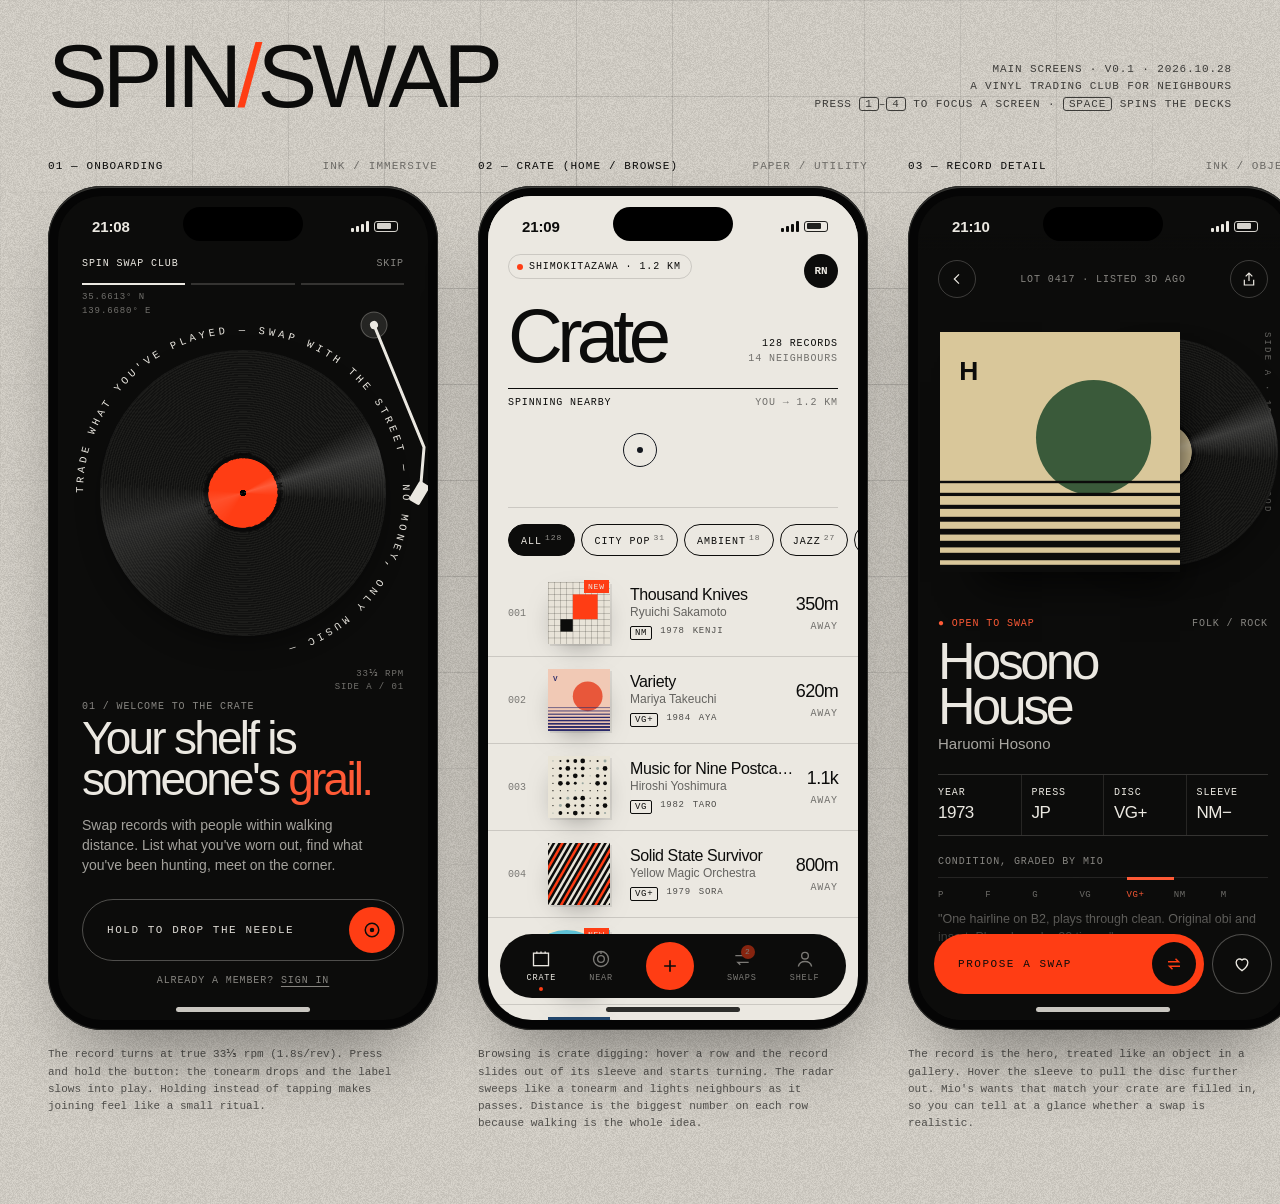
<file: lab/spinswap-without.html>
<!doctype html>
<html lang="en">
<head>
<meta charset="utf-8">
<meta name="viewport" content="width=device-width, initial-scale=1">
<title>SPIN SWAP Screens</title>
<style>
:root{
  --ink:#0c0c0b;
  --ink-2:#161615;
  --ink-3:#252523;
  --paper:#ebe8e1;
  --paper-2:#e0dcd3;
  --paper-3:#cfcac0;
  --mute:#8a877f;
  --signal:#ff3d14;
  --signal-ink:#ff5a36;
  --page:#d6d2c9;
  --line:rgba(12,12,11,.14);
  --sans:"Helvetica Neue","Neue Haas Grotesk Text",Helvetica,Arial,system-ui,sans-serif;
  --mono:ui-monospace,"SF Mono","JetBrains Mono",Menlo,Consolas,monospace;
  --rpm:1.8s; /* 60s / 33⅓ = 1.8s per revolution */
}
@media (prefers-color-scheme: dark){
  :root:not([data-theme="light"]){ --page:#0f0f0e; --line:rgba(235,232,225,.10); }
}
:root[data-theme="dark"]{ --page:#0f0f0e; --line:rgba(235,232,225,.10); }

*{box-sizing:border-box;margin:0;padding:0}
html,body{background:var(--page);color:var(--ink)}
body{font-family:var(--sans);-webkit-font-smoothing:antialiased;min-height:100vh;overflow-x:hidden;cursor:none}
@media (hover:none){ body{cursor:auto} .cursor{display:none} }
button{font:inherit;color:inherit;background:none;border:0;cursor:none}
@media (hover:none){ button{cursor:pointer} }

/* ---------- page chrome ---------- */
#grain{position:fixed;inset:0;width:100%;height:100%;pointer-events:none;z-index:0;opacity:.5;mix-blend-mode:multiply}
@media (prefers-color-scheme: dark){ :root:not([data-theme="light"]) #grain{mix-blend-mode:screen;opacity:.25} }
.page-grid{position:fixed;inset:0;pointer-events:none;z-index:0;
  background-image:linear-gradient(var(--line) 1px,transparent 1px),linear-gradient(90deg,var(--line) 1px,transparent 1px);
  background-size:96px 96px;mask-image:radial-gradient(ellipse at 50% 40%,#000 30%,transparent 80%)}
.page-head{position:relative;z-index:2;display:grid;grid-template-columns:1fr auto;gap:24px;align-items:end;padding:40px 48px 8px;color:var(--ink)}
@media (prefers-color-scheme: dark){ :root:not([data-theme="light"]) .page-head, :root:not([data-theme="light"]) .col-label, :root:not([data-theme="light"]) .col-note{color:var(--paper)} }
:root[data-theme="dark"] .page-head, :root[data-theme="dark"] .col-label, :root[data-theme="dark"] .col-note{color:var(--paper)}
.page-head h1{font-size:clamp(40px,7vw,104px);font-weight:500;letter-spacing:-.055em;line-height:.82}
.page-head h1 em{font-style:normal;display:inline-block;color:var(--signal)}
.page-meta{font:11px/1.6 var(--mono);text-transform:uppercase;letter-spacing:.08em;text-align:right;opacity:.75}
.page-meta kbd{font:inherit;border:1px solid currentColor;padding:0 5px;border-radius:3px}

.rail{position:relative;z-index:2;display:flex;gap:40px;padding:40px 48px 72px;overflow-x:auto;scrollbar-width:none}
.rail::-webkit-scrollbar{display:none}
.col{flex:0 0 auto;width:390px}
.col-label{display:flex;justify-content:space-between;font:11px/1 var(--mono);text-transform:uppercase;letter-spacing:.1em;margin-bottom:14px}
.col-label b{font-weight:400;opacity:.5}
.col-note{font:11px/1.55 var(--mono);margin-top:16px;opacity:.65;max-width:360px}
@media (max-width:600px){
  .page-head{padding:28px 16px 0;grid-template-columns:1fr}
  .page-meta{text-align:left}
  .rail{padding:28px 16px 48px;gap:24px;scroll-snap-type:x mandatory}
  .col{width:min(390px,calc(100vw - 32px));scroll-snap-align:center}
  .phone{transform-origin:top left}
}

/* ---------- phone ---------- */
.phone{position:relative;width:390px;height:844px;border-radius:54px;padding:10px;background:#050505;
  box-shadow:0 0 0 1px #2a2a28 inset,0 40px 80px -30px rgba(0,0,0,.45),0 2px 0 #3a3a37 inset;transition:transform .5s cubic-bezier(.2,.8,.2,1),box-shadow .4s}
.phone.focused{transform:translateY(-10px);box-shadow:0 0 0 1px #2a2a28 inset,0 0 0 3px var(--signal),0 60px 90px -30px rgba(0,0,0,.55)}
.screen{position:relative;width:100%;height:100%;border-radius:44px;overflow:hidden;isolation:isolate}
.screen.ink{background:var(--ink);color:var(--paper)}
.screen.paper{background:var(--paper);color:var(--ink)}
.island{position:absolute;top:11px;left:50%;transform:translateX(-50%);width:120px;height:34px;border-radius:20px;background:#000;z-index:50}
.status{position:absolute;top:0;left:0;right:0;height:54px;display:flex;justify-content:space-between;align-items:center;padding:6px 30px 0 34px;font:600 15px var(--sans);z-index:40;letter-spacing:-.01em}
.status i{display:inline-flex;gap:5px;align-items:center;font-style:normal}
.batt{width:24px;height:11px;border:1.5px solid currentColor;border-radius:3px;position:relative;opacity:.9}
.batt::after{content:"";position:absolute;inset:1.5px 6px 1.5px 1.5px;background:currentColor;border-radius:1px}
.bars{display:inline-flex;gap:2px;align-items:flex-end;height:11px}
.bars s{width:3px;background:currentColor;border-radius:1px;text-decoration:none}
.home-ind{position:absolute;bottom:8px;left:50%;transform:translateX(-50%);width:134px;height:5px;border-radius:3px;background:currentColor;opacity:.85;z-index:60}
.scroll{position:absolute;inset:0;overflow-y:auto;scrollbar-width:none}
.scroll::-webkit-scrollbar{display:none}
.mono{font-family:var(--mono);font-size:10px;letter-spacing:.09em;text-transform:uppercase}
.dim{opacity:.55}

/* ---------- vinyl + cover primitives ---------- */
.vinyl{position:absolute;border-radius:50%;
  background:
    radial-gradient(circle at 50% 50%,#000 0 1.6%,var(--label,var(--signal)) 1.7% 17%,#0a0a0a 17.4% 19%,transparent 19.2%),
    repeating-radial-gradient(circle at 50% 50%,#121211 0 1.2px,#1c1c1a 1.3px 2.4px),
    #111;
  box-shadow:0 0 0 1px rgba(255,255,255,.04) inset,0 10px 30px -10px rgba(0,0,0,.6)}
.vinyl::before{content:"";position:absolute;inset:0;border-radius:50%;
  background:conic-gradient(from var(--sheen,30deg),transparent 0 8%,rgba(255,255,255,.16) 12%,transparent 18% 50%,rgba(255,255,255,.10) 62%,transparent 68%);
  mix-blend-mode:screen;pointer-events:none}
.vinyl .lbl{position:absolute;inset:0;border-radius:50%;animation:spin var(--rpm) linear infinite;animation-play-state:var(--play,paused)}
.vinyl .lbl::after{content:"";position:absolute;left:50%;top:36%;width:6%;height:2px;background:rgba(0,0,0,.45);transform:translateX(-50%)}
@keyframes spin{to{transform:rotate(360deg)}}
.cover{position:relative;overflow:hidden;background:#333}
.cover svg{display:block;width:100%;height:100%}

/* ---------- 01 onboarding ---------- */
.ob{display:flex;flex-direction:column;height:100%;padding:62px 24px 34px}
.ob-top{display:flex;justify-content:space-between;align-items:center}
.ob-steps{display:flex;gap:6px;margin-top:14px}
.ob-steps span{flex:1;height:2px;background:rgba(235,232,225,.18);position:relative;overflow:hidden}
.ob-steps span.on::after{content:"";position:absolute;inset:0;background:var(--paper);transform-origin:left;animation:fill 4s linear infinite}
.ob-steps span.done{background:var(--paper)}
@keyframes fill{from{transform:scaleX(0)}to{transform:scaleX(1)}}
.deck{position:relative;flex:1;display:grid;place-items:center;min-height:0}
.deck .vinyl{width:286px;height:286px;position:relative;--play:running;transition:filter .6s}
.deck .ring{position:absolute;width:350px;height:350px;animation:spin 24s linear infinite reverse}
.deck .ring text{font:500 10.5px var(--mono);letter-spacing:.34em;fill:var(--paper);text-transform:uppercase}
.deck .coords{position:absolute;font:9px/1.5 var(--mono);letter-spacing:.1em;opacity:.45;text-transform:uppercase}
.deck .c1{top:6px;left:0}.deck .c2{bottom:6px;right:0;text-align:right}
.tonearm{position:absolute;right:6px;top:22px;width:120px;height:220px;transform-origin:96px 18px;transform:rotate(-24deg);transition:transform 1.1s cubic-bezier(.6,0,.2,1);pointer-events:none}
.tonearm.down{transform:rotate(4deg)}
.ob h2{font-size:46px;line-height:.9;letter-spacing:-.06em;font-weight:500;margin:6px 0 14px}
.ob h2 .hl{color:var(--signal-ink)}
.ob p.lede{font-size:14px;line-height:1.45;opacity:.68;max-width:300px}
.hold{position:relative;margin-top:24px;height:62px;border-radius:31px;border:1px solid rgba(235,232,225,.3);display:flex;align-items:center;justify-content:space-between;padding:0 8px 0 24px;overflow:hidden;user-select:none;-webkit-user-select:none;touch-action:none}
.hold .fillbar{position:absolute;inset:0;background:var(--paper);transform-origin:left;transform:scaleX(var(--p,0));z-index:0}
.hold .txt{position:relative;z-index:1;font:11px var(--mono);letter-spacing:.14em;text-transform:uppercase;mix-blend-mode:difference;color:var(--paper)}
.hold .knob{position:relative;z-index:1;width:46px;height:46px;border-radius:50%;background:var(--signal);display:grid;place-items:center;color:var(--ink)}
.hold.done{border-color:var(--signal)}
.ob-alt{margin-top:14px;text-align:center}
.ob-alt u{text-underline-offset:3px}

/* ---------- 02 home ---------- */
.hm{padding:58px 0 110px}
.hm-head{padding:0 20px;display:flex;justify-content:space-between;align-items:flex-start}
.loc{display:inline-flex;align-items:center;gap:6px;border:1px solid var(--line);border-radius:20px;padding:6px 10px 6px 8px}
.loc .dot{width:6px;height:6px;border-radius:50%;background:var(--signal);box-shadow:0 0 0 0 var(--signal);animation:ping 2s infinite}
@keyframes ping{0%{box-shadow:0 0 0 0 rgba(255,61,20,.5)}100%{box-shadow:0 0 0 8px rgba(255,61,20,0)}}
.av{width:34px;height:34px;border-radius:50%;background:var(--ink);color:var(--paper);display:grid;place-items:center;font:600 11px var(--mono)}
.hm-title{padding:18px 20px 0;display:flex;align-items:flex-end;justify-content:space-between}
.hm-title h2{font-size:76px;line-height:.78;letter-spacing:-.075em;font-weight:500}
.hm-title .count{text-align:right;line-height:1.5}
.radar-wrap{margin:22px 20px 0;border-top:1px solid var(--ink);border-bottom:1px solid var(--line);position:relative}
.radar-wrap canvas{display:block;width:100%;height:118px}
.radar-meta{position:absolute;left:0;top:8px;right:0;display:flex;justify-content:space-between;pointer-events:none}
.chips{display:flex;gap:6px;padding:16px 20px 6px;overflow-x:auto;scrollbar-width:none}
.chips::-webkit-scrollbar{display:none}
.chip{flex:0 0 auto;padding:8px 12px;border-radius:20px;border:1px solid var(--ink);font:10px var(--mono);letter-spacing:.1em;text-transform:uppercase;transition:background .2s,color .2s}
.chip.on,.chip:hover{background:var(--ink);color:var(--paper)}
.chip sup{font-size:8px;margin-left:3px;opacity:.6}
.crate{list-style:none;margin-top:8px}
.row{position:relative;display:grid;grid-template-columns:28px 70px 1fr auto;gap:12px;align-items:center;padding:12px 20px;border-bottom:1px solid var(--line);transition:background .25s}
.row::before{content:"";position:absolute;inset:0;background:var(--ink);transform:scaleY(0);transform-origin:bottom;transition:transform .35s cubic-bezier(.7,0,.2,1);z-index:0}
.row > *{position:relative;z-index:1;transition:color .25s}
.row:hover::before{transform:scaleY(1)}
.row:hover > *{color:var(--paper)}
.row .idx{font:10px var(--mono);opacity:.5}
.sleeve{position:relative;width:62px;height:62px}
.sleeve .cover{width:62px;height:62px;position:absolute;z-index:2;box-shadow:2px 2px 0 rgba(0,0,0,.08)}
.sleeve .vinyl{width:58px;height:58px;top:2px;left:2px;z-index:1;transition:transform .5s cubic-bezier(.2,.8,.2,1)}
.row:hover .sleeve .vinyl{transform:translateX(26px);--play:running}
.row .t{font-size:16px;letter-spacing:-.025em;font-weight:500;line-height:1.1;white-space:nowrap;overflow:hidden;text-overflow:ellipsis}
.row .a{font-size:12px;opacity:.6;margin-top:2px}
.row .m{display:flex;gap:8px;margin-top:7px}
.row .m span{font:9px var(--mono);letter-spacing:.08em;text-transform:uppercase;opacity:.7}
.row .m .g{border:1px solid currentColor;padding:1px 4px;border-radius:2px;opacity:1}
.row .dist{text-align:right}
.row .dist b{display:block;font:500 18px var(--sans);letter-spacing:-.04em}
.row .tag-new{position:absolute;top:10px;left:96px;z-index:3;background:var(--signal);color:var(--paper);font:8px var(--mono);letter-spacing:.1em;padding:2px 4px}
.tabbar{position:absolute;left:12px;right:12px;bottom:22px;height:64px;border-radius:32px;background:var(--ink);color:var(--paper);display:flex;align-items:center;justify-content:space-around;padding:0 10px;z-index:30}
.tab{display:flex;flex-direction:column;align-items:center;gap:4px;font:8.5px var(--mono);letter-spacing:.1em;text-transform:uppercase;opacity:.5;position:relative;transition:opacity .2s}
.tab.on,.tab:hover{opacity:1}
.tab.on::after{content:"";position:absolute;bottom:-8px;width:4px;height:4px;border-radius:50%;background:var(--signal)}
.tab.plus{width:48px;height:48px;border-radius:50%;background:var(--signal);opacity:1;justify-content:center;color:var(--ink)}
.tab .badge{position:absolute;top:-4px;right:2px;min-width:14px;height:14px;border-radius:7px;background:var(--signal);color:var(--paper);font:8px/14px var(--mono);text-align:center}

/* ---------- 03 detail ---------- */
.dt{padding:56px 0 120px}
.navbar{display:flex;justify-content:space-between;align-items:center;padding:8px 20px}
.iconbtn{width:38px;height:38px;border-radius:50%;border:1px solid rgba(235,232,225,.22);display:grid;place-items:center;transition:background .2s,color .2s}
.iconbtn:hover{background:var(--paper);color:var(--ink)}
.paper .iconbtn{border-color:var(--line)}
.paper .iconbtn:hover{background:var(--ink);color:var(--paper)}
.hero{position:relative;height:300px;margin:6px 0 0}
.hero .cover{position:absolute;left:22px;top:20px;width:240px;height:240px;z-index:2;box-shadow:20px 30px 40px -20px rgba(0,0,0,.8)}
.hero .vinyl{width:228px;height:228px;left:36px;top:26px;z-index:1;transition:transform .9s cubic-bezier(.2,.8,.2,1);transform:translateX(96px);--play:running}
.hero:hover .vinyl{transform:translateX(124px) rotate(10deg)}
.hero .side{position:absolute;right:16px;top:20px;writing-mode:vertical-rl;font:9px var(--mono);letter-spacing:.24em;text-transform:uppercase;opacity:.4}
.dt-title{padding:6px 20px 0}
.dt-title .lot{display:flex;justify-content:space-between}
.dt-title h2{font-size:52px;line-height:.86;letter-spacing:-.065em;font-weight:500;margin:10px 0 6px}
.dt-title .artist{font-size:15px;opacity:.7}
.specs{display:grid;grid-template-columns:repeat(4,1fr);margin:22px 20px 0;border-top:1px solid rgba(235,232,225,.18);border-bottom:1px solid rgba(235,232,225,.18)}
.specs div{padding:12px 0 12px 10px;border-left:1px solid rgba(235,232,225,.12)}
.specs div:first-child{border-left:0;padding-left:0}
.specs b{display:block;font:500 17px var(--sans);letter-spacing:-.03em;margin-top:5px}
.grade{margin:20px 20px 0}
.grade .scale{position:relative;display:grid;grid-template-columns:repeat(7,1fr);margin-top:10px;font:9px var(--mono);letter-spacing:.06em}
.grade .scale span{padding-top:12px;border-top:1px solid rgba(235,232,225,.25);opacity:.45;text-align:left}
.grade .scale span.on{opacity:1;color:var(--signal-ink);border-top:3px solid var(--signal-ink);padding-top:10px}
.grade .note{font-size:12.5px;line-height:1.45;opacity:.6;margin-top:10px}
.sec{margin:28px 20px 0}
.sec h3{display:flex;justify-content:space-between;font:10px var(--mono);letter-spacing:.12em;text-transform:uppercase;opacity:.9;margin-bottom:12px}
.owner{display:flex;align-items:center;gap:12px;padding:14px;border:1px solid rgba(235,232,225,.18);border-radius:18px}
.owner .av{background:var(--paper);color:var(--ink);width:44px;height:44px;font-size:13px}
.owner .nm{font-size:16px;font-weight:500;letter-spacing:-.02em}
.owner .meta{font:9.5px var(--mono);letter-spacing:.08em;text-transform:uppercase;opacity:.55;margin-top:4px}
.owner .walk{margin-left:auto;text-align:right}
.owner .walk b{display:block;font:500 22px var(--sans);letter-spacing:-.05em}
.wants{display:flex;flex-wrap:wrap;gap:6px}
.wants span{padding:8px 11px;border-radius:16px;border:1px solid rgba(235,232,225,.28);font-size:12.5px}
.wants span.match{background:var(--paper);color:var(--ink);border-color:var(--paper)}
.wants span.match::before{content:"● ";color:var(--signal)}
.tracks{list-style:none;counter-reset:t}
.tracks li{display:flex;justify-content:space-between;padding:10px 0;border-bottom:1px solid rgba(235,232,225,.1);font-size:13.5px;counter-increment:t;transition:padding .25s,color .25s}
.tracks li::before{content:"A" counter(t);font:10px var(--mono);opacity:.4;width:30px;padding-top:2px}
.tracks li span:first-of-type{flex:1}
.tracks li:hover{padding-left:6px;color:var(--signal-ink)}
.tracks li .d{font:11px var(--mono);opacity:.45}
.cta{position:absolute;left:16px;right:16px;bottom:26px;display:flex;gap:8px;z-index:30}
.cta .go{flex:1;height:60px;border-radius:30px;background:var(--signal);color:var(--ink);display:flex;align-items:center;justify-content:space-between;padding:0 8px 0 24px;font:11px var(--mono);letter-spacing:.14em;text-transform:uppercase;overflow:hidden;position:relative}
.cta .go .arr{width:44px;height:44px;border-radius:50%;background:var(--ink);color:var(--signal);display:grid;place-items:center;transition:transform .4s cubic-bezier(.2,.8,.2,1)}
.cta .go:hover .arr{transform:rotate(180deg)}
.cta .save{width:60px;height:60px;border-radius:50%;border:1px solid rgba(235,232,225,.3);display:grid;place-items:center;background:var(--ink)}
.cta .save.on svg path{fill:var(--signal);stroke:var(--signal)}
.fade-b{position:absolute;left:0;right:0;bottom:0;height:130px;background:linear-gradient(transparent,var(--ink) 55%);z-index:20;pointer-events:none}

/* ---------- 04 chat ---------- */
.ch{display:flex;flex-direction:column;height:100%;padding-top:52px}
.ch-head{display:flex;align-items:center;gap:10px;padding:8px 16px 12px;border-bottom:1px solid var(--line)}
.ch-head .av{width:38px;height:38px}
.ch-head .nm{font-size:16px;font-weight:500;letter-spacing:-.02em}
.ch-head .st{display:flex;align-items:center;gap:6px;margin-top:3px}
.ch-head .st i{width:6px;height:6px;border-radius:50%;background:#2fb36b}
.ticket{margin:12px 12px 0;border-radius:20px;background:var(--ink);color:var(--paper);padding:14px 14px 12px;position:relative;overflow:hidden}
.ticket::before,.ticket::after{content:"";position:absolute;top:84px;width:16px;height:16px;border-radius:50%;background:var(--paper)}
.ticket::before{left:-8px}.ticket::after{right:-8px}
.swap{display:grid;grid-template-columns:1fr 40px 1fr;align-items:center;gap:6px}
.swap .side{display:flex;gap:9px;align-items:center;min-width:0}
.swap .side.r{flex-direction:row-reverse;text-align:right}
.swap .cover{width:46px;height:46px;flex:0 0 auto}
.swap .t{font-size:12.5px;font-weight:500;line-height:1.15;letter-spacing:-.01em}
.swap .who{font:8.5px var(--mono);letter-spacing:.1em;text-transform:uppercase;opacity:.5;margin-bottom:3px}
.swap .x{display:grid;place-items:center}
.swap .x svg{animation:spin 6s linear infinite}
.track{margin-top:20px;padding-top:12px;border-top:1px dashed rgba(235,232,225,.25);display:grid;grid-template-columns:repeat(4,1fr);gap:4px}
.track div{font:8.5px var(--mono);letter-spacing:.1em;text-transform:uppercase;opacity:.4;position:relative;padding-top:10px}
.track div::before{content:"";position:absolute;top:0;left:0;right:0;height:2px;background:rgba(235,232,225,.25)}
.track div.ok{opacity:1}.track div.ok::before{background:var(--paper)}
.track div.now{opacity:1;color:var(--signal-ink)}
.track div.now::before{background:linear-gradient(90deg,var(--signal-ink) 50%,rgba(235,232,225,.25) 50%)}
.msgs{flex:1;overflow-y:auto;padding:16px 14px 8px;display:flex;flex-direction:column;gap:6px;scrollbar-width:none}
.msgs::-webkit-scrollbar{display:none}
.sys{align-self:center;font:9px var(--mono);letter-spacing:.1em;text-transform:uppercase;opacity:.5;margin:8px 0}
.sys b{font-weight:400;color:var(--signal);opacity:1}
.b{max-width:78%;padding:10px 14px;border-radius:20px;font-size:14px;line-height:1.38;letter-spacing:-.005em}
.b.them{align-self:flex-start;background:var(--paper-2);border-bottom-left-radius:6px}
.b.me{align-self:flex-end;background:var(--ink);color:var(--paper);border-bottom-right-radius:6px}
.b time{display:block;font:8.5px var(--mono);letter-spacing:.08em;opacity:.45;margin-top:4px}
.voice{display:flex;align-items:center;gap:10px;min-width:230px}
.voice .pl{width:34px;height:34px;border-radius:50%;background:var(--ink);color:var(--paper);display:grid;place-items:center;flex:0 0 auto}
.voice .wave{display:flex;align-items:center;gap:2px;height:28px;flex:1}
.voice .wave i{flex:1;background:var(--ink);border-radius:1px;opacity:.25;transition:opacity .15s}
.voice .wave i.p{opacity:1}
.voice .len{font:9px var(--mono);opacity:.6}
.meet{align-self:flex-start;width:80%;border-radius:20px;overflow:hidden;border:1px solid var(--line);background:var(--paper)}
.meet .map{height:104px;position:relative;background:
  linear-gradient(90deg,transparent 47%,var(--paper-3) 47% 53%,transparent 53%),
  linear-gradient(0deg,transparent 30%,var(--paper-3) 30% 36%,transparent 36%),
  linear-gradient(25deg,transparent 62%,var(--paper-3) 62% 66%,transparent 66%),
  repeating-linear-gradient(0deg,var(--line) 0 1px,transparent 1px 13px),
  repeating-linear-gradient(90deg,var(--line) 0 1px,transparent 1px 13px),var(--paper-2)}
.meet .park{position:absolute;left:58%;top:8%;width:30%;height:42%;background:rgba(47,179,107,.18);border-radius:6px}
.meet .pin{position:absolute;left:62%;top:38%;width:22px;height:22px;border-radius:50% 50% 50% 0;transform:rotate(-45deg);background:var(--signal)}
.meet .pin::after{content:"";position:absolute;inset:7px;border-radius:50%;background:var(--paper)}
.meet .me-dot{position:absolute;left:24%;top:72%;width:10px;height:10px;border-radius:50%;background:var(--ink);box-shadow:0 0 0 4px rgba(12,12,11,.15)}
.meet .route{position:absolute;inset:0}
.meet .info{padding:10px 14px 12px}
.meet .info b{display:block;font-size:14px;font-weight:500;letter-spacing:-.02em;margin-top:4px}
.typing{align-self:flex-start;display:flex;gap:5px;padding:12px 14px;border-radius:20px;background:var(--paper-2);border-bottom-left-radius:6px}
.typing i{width:12px;height:12px;border-radius:50%;background:repeating-radial-gradient(circle,#111 0 1px,#2a2a28 1px 2px);position:relative;animation:bob 1.2s infinite}
.typing i::after{content:"";position:absolute;inset:4px;border-radius:50%;background:var(--signal)}
.typing i:nth-child(2){animation-delay:.15s}.typing i:nth-child(3){animation-delay:.3s}
@keyframes bob{0%,60%,100%{transform:translateY(0)}30%{transform:translateY(-4px)}}
.quick{display:flex;gap:6px;padding:6px 14px 8px;overflow-x:auto;scrollbar-width:none}
.quick::-webkit-scrollbar{display:none}
.quick button{flex:0 0 auto;padding:8px 12px;border-radius:16px;border:1px solid var(--ink);font-size:12.5px;transition:background .2s,color .2s}
.quick button:first-child{background:var(--signal);border-color:var(--signal)}
.quick button:hover{background:var(--ink);color:var(--paper);border-color:var(--ink)}
.composer{display:flex;gap:8px;align-items:center;padding:4px 12px 34px}
.composer .field{flex:1;height:46px;border-radius:23px;background:var(--paper-2);display:flex;align-items:center;padding:0 6px 0 16px;font-size:14px;color:var(--mute)}
.composer .field .caret{display:inline-block;width:1.5px;height:17px;background:var(--signal);margin-right:6px;animation:blink 1s steps(1) infinite}
@keyframes blink{50%{opacity:0}}
.composer .field .att{margin-left:auto}
.composer .send{width:46px;height:46px;border-radius:50%;background:var(--ink);color:var(--paper);display:grid;place-items:center}

/* ---------- cursor ---------- */
.cursor{position:fixed;left:0;top:0;pointer-events:none;z-index:9999;mix-blend-mode:difference}
.cursor .dot{position:absolute;width:6px;height:6px;margin:-3px 0 0 -3px;border-radius:50%;background:#fff}
.cursor .ring{position:absolute;width:34px;height:34px;margin:-17px 0 0 -17px;border-radius:50%;border:1px solid #fff;transition:width .3s,height .3s,margin .3s,background .3s}
.cursor.hot .ring{width:64px;height:64px;margin:-32px 0 0 -32px;background:#fff;
  background:repeating-radial-gradient(circle,#fff 0 1px,transparent 1px 3px)}
.cursor .lab{position:absolute;left:22px;top:14px;font:9px var(--mono);letter-spacing:.12em;text-transform:uppercase;color:#fff;white-space:nowrap;opacity:0;transition:opacity .2s}
.cursor.hot .lab{opacity:1}

@media (prefers-reduced-motion:reduce){
  *,*::before,*::after{animation-duration:0s!important;animation-iteration-count:1!important;transition-duration:0s!important}
}
</style>
</head>
<body>
<canvas id="grain"></canvas>
<div class="page-grid"></div>

<header class="page-head">
  <h1>SPIN<em data-spin>/</em>SWAP</h1>
  <div class="page-meta">
    Main screens · v0.1 · 2026.10.28<br>
    A vinyl trading club for neighbours<br>
    Press <kbd>1</kbd>–<kbd>4</kbd> to focus a screen · <kbd>space</kbd> spins the decks
  </div>
</header>

<main class="rail" id="rail">

<!-- ======================= 01 ONBOARDING ======================= -->
<section class="col" data-n="1">
  <div class="col-label"><span>01 — Onboarding</span><b>Ink / immersive</b></div>
  <div class="phone">
    <div class="screen ink" id="s1">
      <div class="island"></div>
      <div class="status"><span>21:08</span><i><span class="bars"><s style="height:4px"></s><s style="height:6px"></s><s style="height:8px"></s><s style="height:11px"></s></span><span class="batt"></span></i></div>
      <div class="ob">
        <div class="ob-top"><span class="mono">Spin Swap Club</span><span class="mono dim">Skip</span></div>
        <div class="ob-steps"><span class="on"></span><span></span><span></span></div>

        <div class="deck" id="deck">
          <div class="coords c1">35.6613° N<br>139.6680° E</div>
          <div class="coords c2">33⅓ RPM<br>Side A / 01</div>
          <svg class="ring" viewBox="0 0 350 350" aria-hidden="true">
            <defs><path id="circ" d="M175,175 m-160,0 a160,160 0 1,1 320,0 a160,160 0 1,1 -320,0"/></defs>
            <text><textPath href="#circ">Trade what you've played — swap with the street — no money, only music — </textPath></text>
          </svg>
          <div class="vinyl" id="obVinyl" style="--label:#ff3d14">
            <div class="lbl">
              <svg viewBox="0 0 100 100" style="position:absolute;inset:0"><defs><path id="lb" d="M50,50 m-12,0 a12,12 0 1,1 24,0 a12,12 0 1,1 -24,0"/></defs>
                <text style="font:3.2px var(--mono);letter-spacing:.5px;fill:#0c0c0b"><textPath href="#lb">SPIN SWAP · MEMBER 0001 · SIDE A ·</textPath></text></svg>
            </div>
          </div>
          <svg class="tonearm" id="tonearm" viewBox="0 0 120 220" aria-hidden="true">
            <circle cx="96" cy="18" r="13" fill="#252523" stroke="#ebe8e1" stroke-opacity=".3"/>
            <circle cx="96" cy="18" r="4" fill="#ebe8e1"/>
            <path d="M96 18 L92 150 L70 190" stroke="#ebe8e1" stroke-width="3" fill="none" stroke-linecap="round"/>
            <rect x="58" y="184" width="22" height="12" rx="2" transform="rotate(-35 69 190)" fill="#ebe8e1"/>
          </svg>
        </div>

        <span class="mono dim">01 / Welcome to the crate</span>
        <h2>Your shelf is<br>someone's <span class="hl">grail.</span></h2>
        <p class="lede">Swap records with people within walking distance. List what you've worn out, find what you've been hunting, meet on the corner.</p>

        <div class="hold" id="hold" data-cursor="Hold">
          <div class="fillbar"></div>
          <span class="txt" id="holdTxt">Hold to drop the needle</span>
          <span class="knob"><svg width="18" height="18" viewBox="0 0 24 24" fill="none" stroke="currentColor" stroke-width="2"><circle cx="12" cy="12" r="9"/><circle cx="12" cy="12" r="2" fill="currentColor"/></svg></span>
        </div>
        <div class="ob-alt mono dim">Already a member? <u>Sign in</u></div>
      </div>
      <div class="home-ind" style="color:var(--paper)"></div>
    </div>
  </div>
  <p class="col-note">The record turns at true 33⅓ rpm (1.8s/rev). Press and hold the button: the tonearm drops and the label slows into play. Holding instead of tapping makes joining feel like a small ritual.</p>
</section>

<!-- ======================= 02 HOME / BROWSE ======================= -->
<section class="col" data-n="2">
  <div class="col-label"><span>02 — Crate (home / browse)</span><b>Paper / utility</b></div>
  <div class="phone">
    <div class="screen paper" id="s2">
      <div class="island"></div>
      <div class="status" style="background:linear-gradient(var(--paper) 70%,transparent)"><span>21:09</span><i><span class="bars"><s style="height:4px"></s><s style="height:6px"></s><s style="height:8px"></s><s style="height:11px"></s></span><span class="batt"></span></i></div>
      <div class="scroll">
        <div class="hm">
          <div class="hm-head">
            <span class="loc mono"><span class="dot"></span>Shimokitazawa · 1.2 km</span>
            <span class="av">RN</span>
          </div>
          <div class="hm-title">
            <h2 data-scramble>Crate</h2>
            <div class="count mono"><b style="font-weight:400">128 records</b><br><span class="dim">14 neighbours</span></div>
          </div>

          <div class="radar-wrap">
            <canvas id="radar"></canvas>
            <div class="radar-meta mono"><span>Spinning nearby</span><span class="dim">You → 1.2 km</span></div>
          </div>

          <div class="chips">
            <button class="chip on">All<sup>128</sup></button>
            <button class="chip">City pop<sup>31</sup></button>
            <button class="chip">Ambient<sup>18</sup></button>
            <button class="chip">Jazz<sup>27</sup></button>
            <button class="chip">Soul<sup>22</sup></button>
            <button class="chip">Techno<sup>12</sup></button>
          </div>

          <ul class="crate" id="crate"></ul>
        </div>
      </div>
      <nav class="tabbar">
        <button class="tab on"><svg width="20" height="20" viewBox="0 0 24 24" fill="none" stroke="currentColor" stroke-width="1.6"><rect x="3" y="5" width="18" height="15"/><path d="M7 5V3M12 5V3M17 5V3"/></svg>Crate</button>
        <button class="tab"><svg width="20" height="20" viewBox="0 0 24 24" fill="none" stroke="currentColor" stroke-width="1.6"><circle cx="12" cy="12" r="9"/><circle cx="12" cy="12" r="4"/><path d="M12 3v3"/></svg>Near</button>
        <button class="tab plus" data-cursor="List one"><svg width="20" height="20" viewBox="0 0 24 24" fill="none" stroke="currentColor" stroke-width="2"><path d="M12 5v14M5 12h14"/></svg></button>
        <button class="tab"><span class="badge">2</span><svg width="20" height="20" viewBox="0 0 24 24" fill="none" stroke="currentColor" stroke-width="1.6"><path d="M4 8h13l-3-3M20 16H7l3 3"/></svg>Swaps</button>
        <button class="tab"><svg width="20" height="20" viewBox="0 0 24 24" fill="none" stroke="currentColor" stroke-width="1.6"><circle cx="12" cy="8" r="4"/><path d="M4 21c1-4 4-6 8-6s7 2 8 6"/></svg>Shelf</button>
      </nav>
      <div class="home-ind"></div>
    </div>
  </div>
  <p class="col-note">Browsing is crate digging: hover a row and the record slides out of its sleeve and starts turning. The radar sweeps like a tonearm and lights neighbours as it passes. Distance is the biggest number on each row because walking is the whole idea.</p>
</section>

<!-- ======================= 03 RECORD DETAIL ======================= -->
<section class="col" data-n="3">
  <div class="col-label"><span>03 — Record detail</span><b>Ink / object</b></div>
  <div class="phone">
    <div class="screen ink" id="s3">
      <div class="island"></div>
      <div class="status" style="background:linear-gradient(var(--ink) 70%,transparent)"><span>21:10</span><i><span class="bars"><s style="height:4px"></s><s style="height:6px"></s><s style="height:8px"></s><s style="height:11px"></s></span><span class="batt"></span></i></div>
      <div class="scroll">
        <div class="dt">
          <div class="navbar">
            <button class="iconbtn" aria-label="Back"><svg width="16" height="16" viewBox="0 0 24 24" fill="none" stroke="currentColor" stroke-width="1.8"><path d="M15 5l-7 7 7 7"/></svg></button>
            <span class="mono dim">Lot 0417 · Listed 3d ago</span>
            <button class="iconbtn" aria-label="Share"><svg width="16" height="16" viewBox="0 0 24 24" fill="none" stroke="currentColor" stroke-width="1.8"><path d="M12 15V3M7 8l5-5 5 5M5 13v8h14v-8"/></svg></button>
          </div>

          <div class="hero" data-cursor="Pull out">
            <div class="vinyl" style="--label:#d9c79a"><div class="lbl"></div></div>
            <div class="cover" data-cover="sun" data-c="#d9c79a,#3a5a3a,#0c0c0b" data-letter="H"></div>
            <div class="side">Side A · 1973 · Bellwood</div>
          </div>

          <div class="dt-title">
            <div class="lot"><span class="mono" style="color:var(--signal-ink)">● Open to swap</span><span class="mono dim">Folk / Rock</span></div>
            <h2 data-scramble>Hosono<br>House</h2>
            <div class="artist">Haruomi Hosono</div>
          </div>

          <div class="specs mono">
            <div>Year<b>1973</b></div>
            <div>Press<b>JP</b></div>
            <div>Disc<b>VG+</b></div>
            <div>Sleeve<b>NM−</b></div>
          </div>

          <div class="grade">
            <div class="mono dim">Condition, graded by Mio</div>
            <div class="scale"><span>P</span><span>F</span><span>G</span><span>VG</span><span class="on">VG+</span><span>NM</span><span>M</span></div>
            <p class="note">"One hairline on B2, plays through clean. Original obi and insert. Played maybe 20 times."</p>
          </div>

          <div class="sec">
            <h3><span>From the shelf of</span><span class="dim">Verified neighbour</span></h3>
            <div class="owner">
              <span class="av">MI</span>
              <div><div class="nm">Mio Ito</div><div class="meta">23 swaps · ★ 4.9 · since 2024</div></div>
              <div class="walk"><b>400m</b><span class="mono dim">6 min walk</span></div>
            </div>
          </div>

          <div class="sec">
            <h3><span>Mio would swap for</span><span style="color:var(--signal-ink)">2 matches</span></h3>
            <div class="wants">
              <span class="match">Hiroshi Yoshimura, anything</span>
              <span>Blue Note, 1960s</span>
              <span class="match">Sakamoto, early '80s</span>
              <span>Brazilian MPB</span>
            </div>
          </div>

          <div class="sec">
            <h3><span>Side A</span><span class="dim">5 tracks · 19:42</span></h3>
            <ol class="tracks">
              <li><span>Rock-a-Bye My Baby</span><span class="d">3:12</span></li>
              <li><span>Boku wa Chotto</span><span class="d">3:44</span></li>
              <li><span>Kakuretai</span><span class="d">4:02</span></li>
              <li><span>Fuyugare</span><span class="d">3:18</span></li>
              <li><span>Shiawase Happy End</span><span class="d">5:26</span></li>
            </ol>
          </div>
        </div>
      </div>
      <div class="fade-b"></div>
      <div class="cta">
        <button class="go" data-cursor="Offer"><span>Propose a swap</span><span class="arr"><svg width="18" height="18" viewBox="0 0 24 24" fill="none" stroke="currentColor" stroke-width="2"><path d="M4 9h14l-4-4M20 15H6l4 4"/></svg></span></button>
        <button class="save" id="save" aria-label="Save"><svg width="20" height="20" viewBox="0 0 24 24"><path d="M12 20s-7-4.4-7-10a4 4 0 0 1 7-2.6A4 4 0 0 1 19 10c0 5.6-7 10-7 10z" fill="none" stroke="#ebe8e1" stroke-width="1.6"/></svg></button>
      </div>
      <div class="home-ind" style="color:var(--paper)"></div>
    </div>
  </div>
  <p class="col-note">The record is the hero, treated like an object in a gallery. Hover the sleeve to pull the disc further out. Mio's wants that match your crate are filled in, so you can tell at a glance whether a swap is realistic.</p>
</section>

<!-- ======================= 04 TRADE CHAT ======================= -->
<section class="col" data-n="4">
  <div class="col-label"><span>04 — Trade chat</span><b>Paper / conversation</b></div>
  <div class="phone">
    <div class="screen paper" id="s4">
      <div class="island"></div>
      <div class="status"><span>21:12</span><i><span class="bars"><s style="height:4px"></s><s style="height:6px"></s><s style="height:8px"></s><s style="height:11px"></s></span><span class="batt"></span></i></div>
      <div class="ch">
        <div class="ch-head">
          <button class="iconbtn" aria-label="Back"><svg width="16" height="16" viewBox="0 0 24 24" fill="none" stroke="currentColor" stroke-width="1.8"><path d="M15 5l-7 7 7 7"/></svg></button>
          <span class="av">MI</span>
          <div><div class="nm">Mio Ito</div><div class="st mono"><i></i><span class="dim">Online · 400m away</span></div></div>
          <button class="iconbtn" style="margin-left:auto" aria-label="More"><svg width="16" height="16" viewBox="0 0 24 24" fill="currentColor"><circle cx="5" cy="12" r="1.6"/><circle cx="12" cy="12" r="1.6"/><circle cx="19" cy="12" r="1.6"/></svg></button>
        </div>

        <div class="ticket">
          <div class="swap">
            <div class="side">
              <div class="cover" data-cover="dots" data-c="#e9e4d6,#9aa7a0,#0c0c0b"></div>
              <div><div class="who">You give</div><div class="t">Music for Nine Postcards</div></div>
            </div>
            <div class="x"><svg width="34" height="34" viewBox="0 0 34 34" fill="none" stroke="#ebe8e1" stroke-width="1.3"><circle cx="17" cy="17" r="15" stroke-dasharray="2 3"/><path d="M10 14h13l-3-3M24 20H11l3 3"/></svg></div>
            <div class="side r">
              <div class="cover" data-cover="sun" data-c="#d9c79a,#3a5a3a,#0c0c0b" data-letter="H"></div>
              <div><div class="who">You get</div><div class="t">Hosono House</div></div>
            </div>
          </div>
          <div class="track">
            <div class="ok">Offered</div>
            <div class="ok">Agreed</div>
            <div class="now">Meet up</div>
            <div>Spun</div>
          </div>
        </div>

        <div class="msgs" id="msgs">
          <div class="sys">Today · <b>Mio accepted your offer</b> · 21:04</div>
          <div class="b me">Amazing, thank you! Is B2 really okay? I saw the hairline note.<time>21:05</time></div>
          <div class="b them voice-b">
            <div class="voice">
              <button class="pl" id="play" aria-label="Play voice note"><svg width="12" height="12" viewBox="0 0 24 24" fill="currentColor"><path d="M7 4l13 8-13 8z"/></svg></button>
              <div class="wave" id="wave"></div>
              <span class="len">0:24</span>
            </div>
            <time>21:06 · Played you B2 on my deck</time>
          </div>
          <div class="b them">No pops at all. Saturday afternoon work for you?<time>21:06</time></div>
          <div class="meet">
            <div class="map">
              <div class="park"></div>
              <svg class="route" viewBox="0 0 300 104" preserveAspectRatio="none"><path d="M76 78 C120 70 140 40 194 48" stroke="#0c0c0b" stroke-width="2" stroke-dasharray="4 4" fill="none"/></svg>
              <div class="me-dot"></div><div class="pin"></div>
            </div>
            <div class="info"><span class="mono dim">Suggested meet-up</span><b>Kitazawa Park, east gate</b><span class="mono dim">Sat 2 Nov · 14:00 · 6 min each</span></div>
          </div>
          <div class="typing"><i></i><i></i><i></i></div>
        </div>

        <div class="quick">
          <button>Confirm Sat 14:00</button>
          <button>Suggest another time</button>
          <button>Bring outer sleeves?</button>
        </div>
        <div class="composer">
          <div class="field"><span class="caret"></span>Write to Mio…<button class="iconbtn att" style="width:34px;height:34px;border:0" aria-label="Attach"><svg width="16" height="16" viewBox="0 0 24 24" fill="none" stroke="currentColor" stroke-width="1.8"><circle cx="12" cy="12" r="9"/><circle cx="12" cy="12" r="2.5"/></svg></button></div>
          <button class="send" aria-label="Send"><svg width="18" height="18" viewBox="0 0 24 24" fill="none" stroke="currentColor" stroke-width="2"><path d="M12 19V5M6 11l6-6 6 6"/></svg></button>
        </div>
      </div>
      <div class="home-ind"></div>
    </div>
  </div>
  <p class="col-note">The trade ticket stays pinned at the top: what you give, what you get, and four stages from Offered to Spun. Voice notes let the owner play you the scratchy track. The meet-up card proposes a halfway point and is the main next step.</p>
</section>

</main>

<div class="cursor" id="cursor"><div class="ring"></div><div class="dot"></div><div class="lab" id="clab"></div></div>

<script>
(() => {
  const $ = (s, r=document) => r.querySelector(s);
  const $$ = (s, r=document) => [...r.querySelectorAll(s)];
  const reduce = matchMedia('(prefers-reduced-motion: reduce)').matches;

  /* ---------- generative covers (no images) ---------- */
  function cover(type, c, letter){
    const [a,b,k] = c;
    const W = 100;
    let g = `<rect width="100" height="100" fill="${a}"/>`;
    if(type==='sun'){
      g += `<circle cx="64" cy="44" r="24" fill="${b}"/>`;
      for(let i=0;i<8;i++) g += `<rect x="0" y="${62+i*5}" width="100" height="${1+i*.35}" fill="${k}"/>`;
      if(letter) g += `<text x="8" y="20" font-family="Helvetica,Arial" font-weight="700" font-size="11" fill="${k}" letter-spacing="-.5">${letter}</text>`;
    } else if(type==='dots'){
      for(let y=0;y<8;y++)for(let x=0;x<8;x++){ const r = 1+ ((x*y+x)%5)*.7; g += `<circle cx="${8+x*12}" cy="${8+y*12}" r="${r}" fill="${(x+y)%7===0?b:k}"/>`; }
    } else if(type==='stripe'){
      for(let i=-10;i<20;i++) g += `<rect x="${i*8}" y="-20" width="4" height="160" fill="${i%3?b:k}" transform="rotate(30 50 50)"/>`;
    } else if(type==='rings'){
      for(let i=9;i>0;i--) g += `<circle cx="30" cy="70" r="${i*10}" fill="${i%2?a:b}"/>`;
      g += `<circle cx="30" cy="70" r="5" fill="${k}"/>`;
    } else if(type==='type'){
      g += `<text x="-4" y="96" font-family="Helvetica,Arial" font-weight="700" font-size="118" fill="${b}" letter-spacing="-8">${letter||'A'}</text>`;
      g += `<rect x="6" y="6" width="20" height="2" fill="${k}"/>`;
    } else if(type==='split'){
      g += `<rect x="0" y="0" width="100" height="55" fill="${b}"/><rect x="18" y="40" width="30" height="30" fill="${k}"/><circle cx="72" cy="72" r="10" fill="none" stroke="${k}" stroke-width="2"/>`;
    } else if(type==='grid'){
      for(let i=0;i<10;i++){ g += `<rect x="${i*10}" y="0" width=".6" height="100" fill="${k}" opacity=".5"/><rect x="0" y="${i*10}" width="100" height=".6" fill="${k}" opacity=".5"/>`; }
      g += `<rect x="40" y="20" width="40" height="40" fill="${b}"/><rect x="20" y="60" width="20" height="20" fill="${k}"/>`;
    }
    return `<svg viewBox="0 0 ${W} ${W}" preserveAspectRatio="none">${g}</svg>`;
  }

  /* ---------- crate data ---------- */
  const records = [
    {t:'Thousand Knives', a:'Ryuichi Sakamoto', y:1978, g:'NM', d:'350', who:'Kenji', cv:'grid', c:['#e8e3d8','#ff3d14','#0c0c0b'], lab:'#ff3d14', isNew:true},
    {t:'Variety', a:'Mariya Takeuchi', y:1984, g:'VG+', d:'620', who:'Aya', cv:'sun', c:['#f1c9b5','#e8573a','#2a2a6a'], lab:'#f1c9b5', L:'V'},
    {t:'Music for Nine Postcards', a:'Hiroshi Yoshimura', y:1982, g:'VG', d:'1.1k', who:'Taro', cv:'dots', c:['#e9e4d6','#9aa7a0','#0c0c0b'], lab:'#9aa7a0'},
    {t:'Solid State Survivor', a:'Yellow Magic Orchestra', y:1979, g:'VG+', d:'800', who:'Sora', cv:'stripe', c:['#0c0c0b','#e7e2d6','#ff3d14'], lab:'#e7e2d6'},
    {t:'For You', a:'Tatsuro Yamashita', y:1982, g:'NM', d:'240', who:'Hana', cv:'rings', c:['#5fc2d6','#f2e9d0','#0c0c0b'], lab:'#5fc2d6', isNew:true},
    {t:'Pacific', a:'Hosono / Suzuki / Yamashita', y:1978, g:'G', d:'950', who:'Daichi', cv:'split', c:['#d9d1bf','#21456b','#0c0c0b'], lab:'#21456b'},
    {t:'Somethin’ Else', a:'Cannonball Adderley', y:1958, g:'VG', d:'1.2k', who:'Mei', cv:'type', c:['#0c0c0b','#2b6cb0','#ebe8e1'], lab:'#2b6cb0', L:'S'},
  ];
  const crate = $('#crate');
  crate.innerHTML = records.map((r,i)=>`
    <li class="row" data-cursor="Dig">
      ${r.isNew?'<span class="tag-new">NEW</span>':''}
      <span class="idx">${String(i+1).padStart(3,'0')}</span>
      <div class="sleeve">
        <div class="vinyl" style="--label:${r.lab}"><div class="lbl"></div></div>
        <div class="cover" data-cover="${r.cv}" data-c="${r.c.join(',')}" ${r.L?`data-letter="${r.L}"`:''}></div>
      </div>
      <div style="min-width:0">
        <div class="t" data-scramble>${r.t}</div>
        <div class="a">${r.a}</div>
        <div class="m"><span class="g">${r.g}</span><span>${r.y}</span><span>${r.who}</span></div>
      </div>
      <div class="dist"><b>${r.d}${r.d.endsWith('k')?'':'m'}</b><span class="mono dim">away</span></div>
    </li>`).join('');

  $$('[data-cover]').forEach(el => {
    el.innerHTML = cover(el.dataset.cover, el.dataset.c.split(','), el.dataset.letter);
  });

  /* ---------- text scramble on hover ---------- */
  const glyphs = '33⅓RPM/#*+—ABCDEFGHJKLMNOPQRSTUVWXYZ0123456789';
  function scramble(el){
    if(reduce || el._busy) return;
    const html = el.innerHTML;
    const text = el.textContent;
    el._busy = true;
    let f = 0; const total = 18;
    const tick = () => {
      f++;
      const reveal = Math.floor(text.length * f/total);
      let out = '';
      for(let i=0;i<text.length;i++){
        const ch = text[i];
        out += (i<reveal || ch===' ') ? ch : glyphs[(Math.random()*glyphs.length)|0];
      }
      el.textContent = out;
      if(f<total) requestAnimationFrame(tick); else { el.innerHTML = html; el._busy=false; }
    };
    tick();
  }
  $$('[data-scramble]').forEach(el => {
    const host = el.closest('.row') || el;
    host.addEventListener('mouseenter', () => scramble(el));
  });

  /* ---------- custom cursor ---------- */
  const cur = $('#cursor'), clab = $('#clab');
  let mx = innerWidth/2, my = innerHeight/2, rx = mx, ry = my;
  addEventListener('pointermove', e => { mx = e.clientX; my = e.clientY; });
  (function loop(){
    rx += (mx-rx)*.2; ry += (my-ry)*.2;
    cur.style.transform = `translate(${rx}px,${ry}px)`;
    $('.dot',cur).style.transform = `translate(${mx-rx}px,${my-ry}px)`;
    requestAnimationFrame(loop);
  })();
  document.addEventListener('pointerover', e => {
    const t = e.target.closest('[data-cursor],button,.chip,.tracks li');
    cur.classList.toggle('hot', !!t);
    clab.textContent = t ? (t.dataset.cursor || '') : '';
  });

  /* ---------- vinyl sheen follows pointer ---------- */
  addEventListener('pointermove', e => {
    $$('.vinyl').forEach(v => {
      const r = v.getBoundingClientRect();
      if(r.width < 80) return;
      const a = Math.atan2(e.clientY-(r.top+r.height/2), e.clientX-(r.left+r.width/2))*180/Math.PI + 90;
      v.style.setProperty('--sheen', a+'deg');
    });
  });

  /* ---------- onboarding: hold to drop the needle ---------- */
  const hold = $('#hold'), holdTxt = $('#holdTxt'), arm = $('#tonearm'), obV = $('#obVinyl');
  let p = 0, holding = false, done = false, last = 0;
  const setP = v => hold.style.setProperty('--p', v);
  function step(ts){
    const dt = Math.min(50, ts - (last||ts)); last = ts;
    if(done) return;
    p += (holding ? dt/1300 : -dt/400);
    p = Math.max(0, Math.min(1, p));
    setP(p);
    arm.classList.toggle('down', p > .35);
    if(p >= 1){
      done = true; hold.classList.add('done');
      holdTxt.textContent = 'Welcome to the club';
      $('.ob-steps span').classList.replace('on','done');
      $$('.ob-steps span')[1].classList.add('on');
      return;
    }
    if(holding || p > 0) requestAnimationFrame(step); else last = 0;
  }
  const start = e => { e.preventDefault(); if(done) return; holding = true; holdTxt.textContent = 'Keep holding…'; last = 0; requestAnimationFrame(step); };
  const end = () => { if(done) return; holding = false; holdTxt.textContent = 'Hold to drop the needle'; };
  hold.addEventListener('pointerdown', start);
  addEventListener('pointerup', end);
  hold.addEventListener('pointerleave', end);
  hold.addEventListener('keydown', e => { if(e.key==='Enter'){ start(e); } });
  hold.addEventListener('keyup', e => { if(e.key==='Enter') end(); });
  hold.tabIndex = 0;

  /* ---------- radar ---------- */
  const rc = $('#radar'), rx2 = rc.getContext('2d');
  const dpr = Math.min(2, devicePixelRatio||1);
  function sizeRadar(){ const r = rc.getBoundingClientRect(); rc.width = r.width*dpr; rc.height = r.height*dpr; }
  sizeRadar();
  const neigh = Array.from({length:14}, (_,i)=>({
    ang: (i*137.5) % 180 * Math.PI/180 + Math.PI, // upper semicircle
    dist: .25 + ((i*53)%70)/100,
    glow: 0, me: i===4
  }));
  let sweep = Math.PI;
  function drawRadar(){
    const w = rc.width, h = rc.height, cx = w/2, cy = h - 6*dpr, R = Math.min(w/2, h) - 10*dpr;
    rx2.clearRect(0,0,w,h);
    rx2.strokeStyle = 'rgba(12,12,11,.16)'; rx2.lineWidth = 1*dpr;
    for(let i=1;i<=4;i++){ rx2.beginPath(); rx2.arc(cx,cy,R*i/4,Math.PI,2*Math.PI); rx2.stroke(); }
    // sweep wedge
    const grad = rx2.createConicGradient ? rx2.createConicGradient(sweep - .6, cx, cy) : null;
    if(grad){ grad.addColorStop(0,'rgba(255,61,20,0)'); grad.addColorStop(.095,'rgba(255,61,20,.22)'); grad.addColorStop(.096,'rgba(255,61,20,0)');
      rx2.fillStyle = grad; rx2.beginPath(); rx2.moveTo(cx,cy); rx2.arc(cx,cy,R,Math.PI,2*Math.PI); rx2.closePath(); rx2.fill(); }
    // arm line
    rx2.strokeStyle = '#0c0c0b'; rx2.lineWidth = 1.2*dpr;
    rx2.beginPath(); rx2.moveTo(cx,cy); rx2.lineTo(cx+Math.cos(sweep)*R, cy+Math.sin(sweep)*R); rx2.stroke();
    neigh.forEach(n => {
      const d = Math.abs(((sweep - n.ang) + Math.PI*2) % (Math.PI*2));
      if(d < .05) n.glow = 1;
      n.glow *= .975;
      const x = cx + Math.cos(n.ang)*R*n.dist, y = cy + Math.sin(n.ang)*R*n.dist;
      rx2.fillStyle = n.glow > .05 ? `rgba(255,61,20,${.35+n.glow*.65})` : 'rgba(12,12,11,.45)';
      rx2.beginPath(); rx2.arc(x,y,(2.2+n.glow*2.5)*dpr,0,Math.PI*2); rx2.fill();
      if(n.glow > .75 && n.dist > .35){ rx2.font = `${8.5*dpr}px ui-monospace,Menlo,monospace`; rx2.fillStyle = `rgba(12,12,11,${n.glow})`; rx2.fillText((n.dist*1.2).toFixed(1)+'km', x+6*dpr, y-4*dpr); }
    });
    rx2.fillStyle = '#0c0c0b'; rx2.beginPath(); rx2.arc(cx,cy,4*dpr,0,Math.PI*2); rx2.fill();
    if(!reduce) sweep += .012; if(sweep > 2*Math.PI) sweep = Math.PI;
    requestAnimationFrame(drawRadar);
  }
  drawRadar();
  addEventListener('resize', sizeRadar);

  /* ---------- voice note ---------- */
  const wave = $('#wave');
  const bars = 34;
  wave.innerHTML = Array.from({length:bars},(_,i)=>{
    const h = 20 + Math.abs(Math.sin(i*.7)*50 + Math.sin(i*1.9)*30);
    return `<i style="height:${Math.min(100,h)}%"></i>`;
  }).join('');
  let playing = false, pi = 0, timer;
  $('#play').addEventListener('click', () => {
    playing = !playing;
    $('#play').innerHTML = playing
      ? '<svg width="12" height="12" viewBox="0 0 24 24" fill="currentColor"><rect x="6" y="4" width="4" height="16"/><rect x="14" y="4" width="4" height="16"/></svg>'
      : '<svg width="12" height="12" viewBox="0 0 24 24" fill="currentColor"><path d="M7 4l13 8-13 8z"/></svg>';
    clearInterval(timer);
    if(playing) timer = setInterval(() => {
      pi = (pi+1) % (bars+1);
      $$('i', wave).forEach((b,i)=>b.classList.toggle('p', i < pi));
      if(pi===0){ playing=false; clearInterval(timer); $('#play').click(); playing=false; }
    }, 90);
  });
  $$('i', wave).slice(0,9).forEach(b=>b.classList.add('p')); pi = 9;

  /* ---------- save toggle ---------- */
  $('#save').addEventListener('click', e => e.currentTarget.classList.toggle('on'));

  /* ---------- chips ---------- */
  $$('.chip').forEach(c => c.addEventListener('click', () => { $$('.chip').forEach(x=>x.classList.remove('on')); c.classList.add('on'); }));

  /* ---------- keyboard ---------- */
  let allSpin = false;
  addEventListener('keydown', e => {
    if(['1','2','3','4'].includes(e.key)){
      $$('.phone').forEach(p=>p.classList.remove('focused'));
      const col = $(`.col[data-n="${e.key}"]`);
      col.querySelector('.phone').classList.add('focused');
      col.scrollIntoView({behavior: reduce?'auto':'smooth', inline:'center', block:'nearest'});
    }
    if(e.key===' ' && e.target === document.body){
      e.preventDefault(); allSpin = !allSpin;
      $$('.vinyl').forEach(v => v.style.setProperty('--play', allSpin ? 'running' : ''));
    }
    if(e.key==='Escape') $$('.phone').forEach(p=>p.classList.remove('focused'));
  });

  /* ---------- page title slash rotates like a tonearm ---------- */
  const slash = $('[data-spin]');
  addEventListener('pointermove', e => {
    const r = slash.getBoundingClientRect();
    const a = Math.atan2(e.clientY-(r.top+r.height/2), e.clientX-(r.left+r.width/2))*180/Math.PI;
    slash.style.transform = `rotate(${a/6}deg)`;
  });

  /* ---------- static grain ---------- */
  const gc = $('#grain'), gx = gc.getContext('2d');
  function grain(){
    gc.width = 256; gc.height = 256;
    const img = gx.createImageData(256,256);
    for(let i=0;i<img.data.length;i+=4){ const v = Math.random()*255|0; img.data[i]=img.data[i+1]=img.data[i+2]=v; img.data[i+3]=22; }
    gx.putImageData(img,0,0);
    gc.style.width='100%'; gc.style.height='100%';
    gc.style.imageRendering='pixelated';
  }
  grain();
  // tile grain via CSS background instead of stretching
  gc.style.display='none';
  document.body.style.backgroundImage = `url(${gc.toDataURL()})`;

  /* ---------- scale phones on narrow screens ---------- */
  function fit(){
    const w = innerWidth;
    $$('.col').forEach(col => {
      const ph = col.querySelector('.phone');
      if(w < 600){ const s = Math.min(1,(w-32)/390); ph.style.transform = `scale(${s})`; col.style.height = (844*s + 120)+'px'; }
      else { ph.style.transform=''; col.style.height=''; }
    });
  }
  fit(); addEventListener('resize', fit);
})();
</script>
</body>
</html>
</file>
